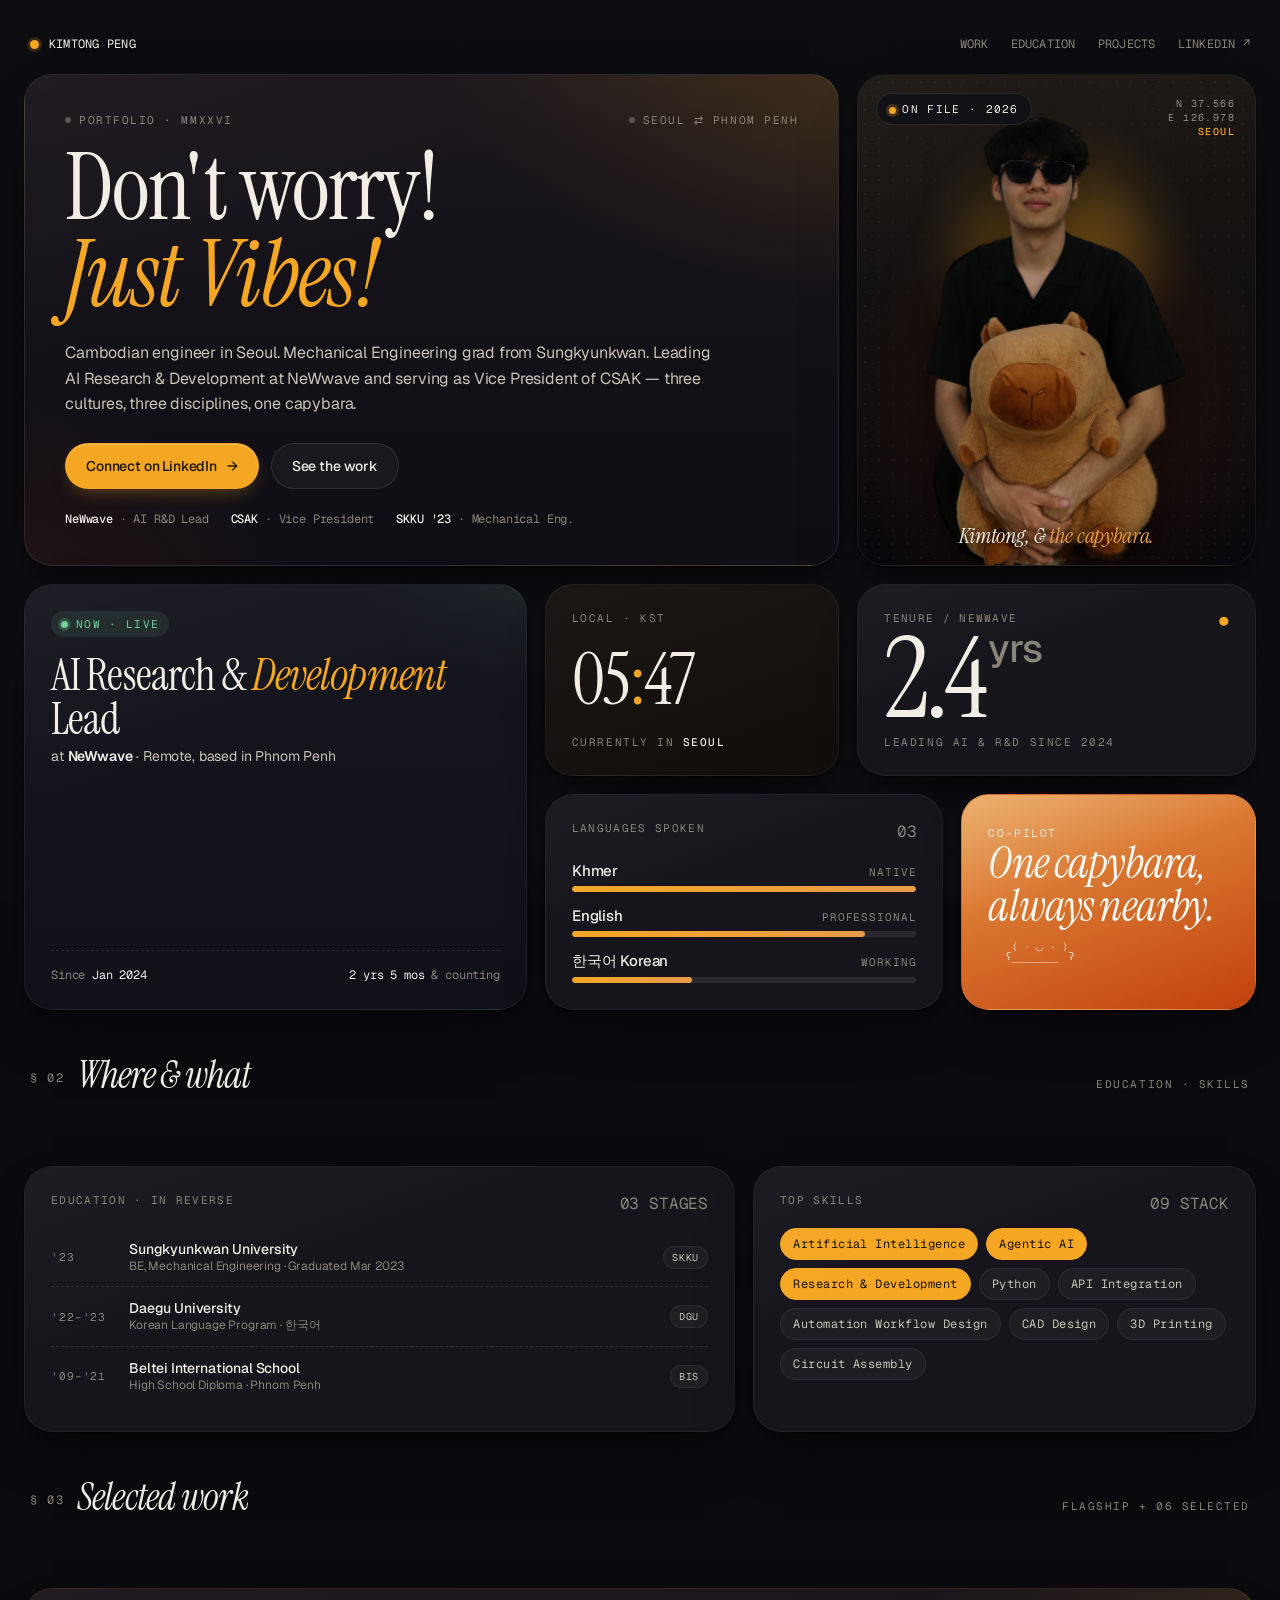
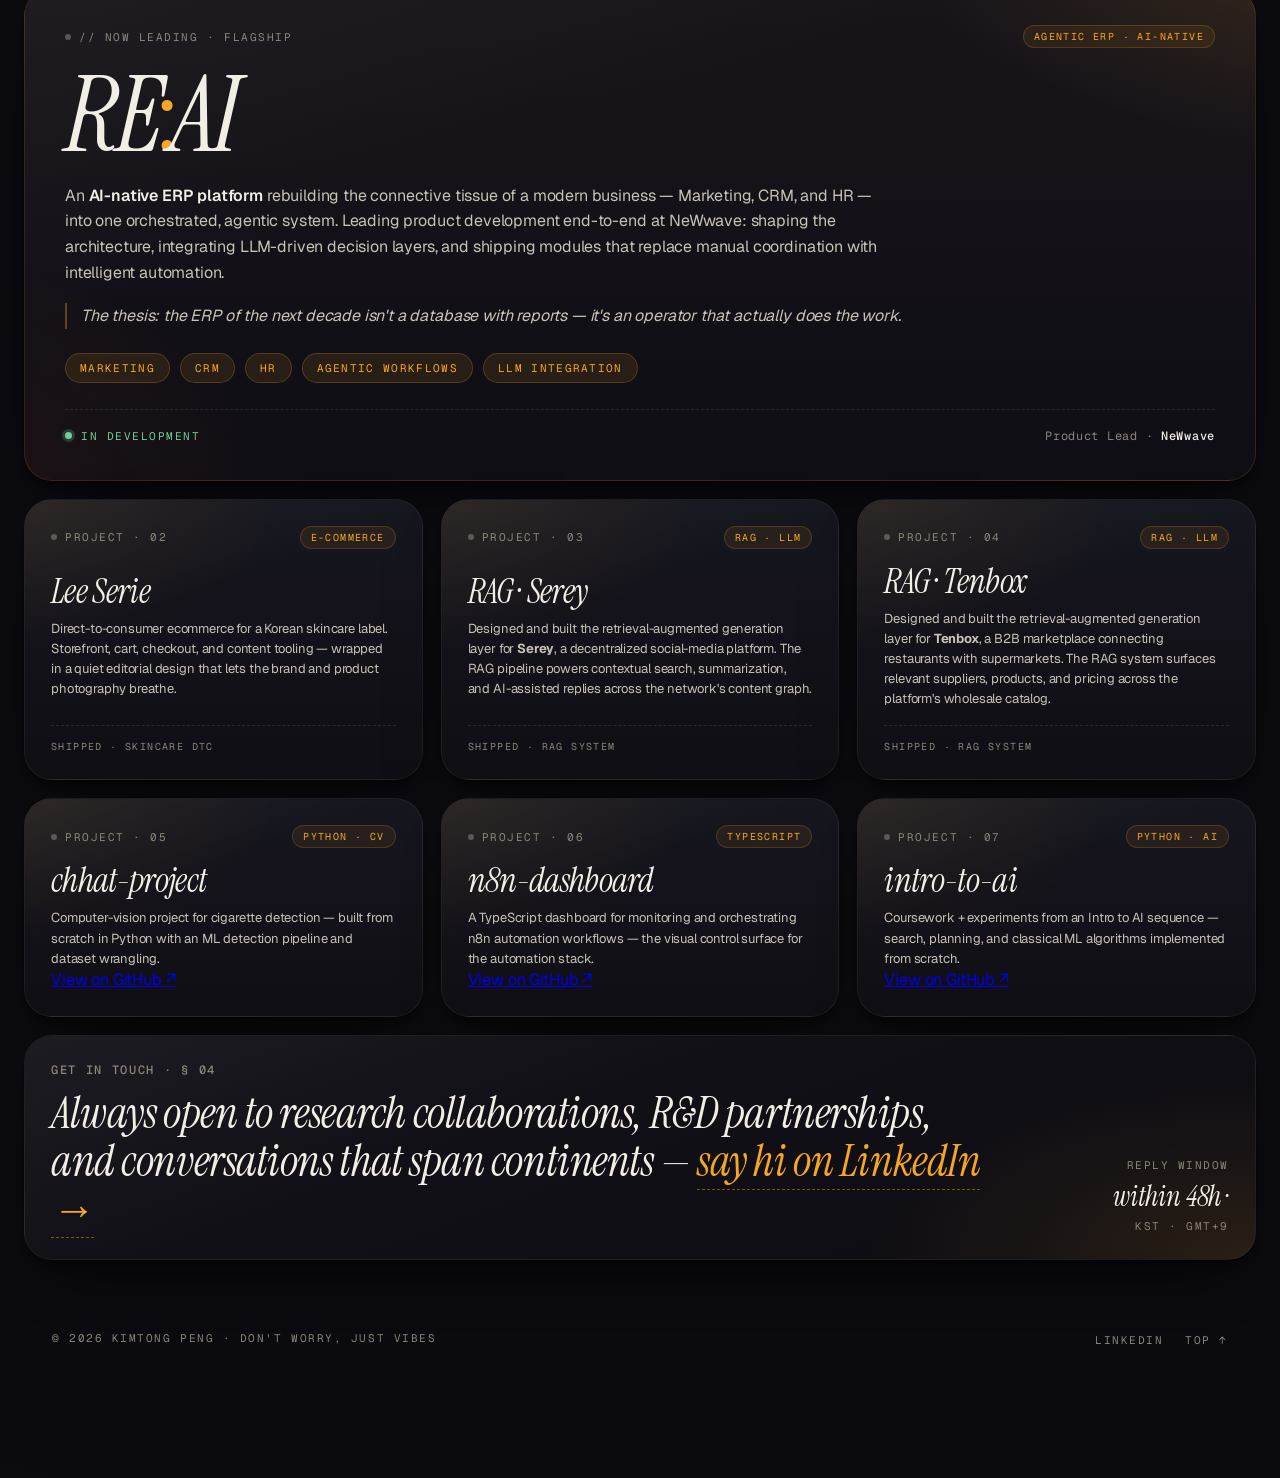
<file: index.html>
<!doctype html>
<html lang="en">
<head>
  <meta charset="utf-8">
  <meta name="viewport" content="width=device-width, initial-scale=1, viewport-fit=cover">
  <meta name="theme-color" content="#0A0A0F">

  <title>Kimtong Peng — AI R&D at NeWwave, based in Seoul</title>
  <meta name="description" content="Cambodian engineer in Seoul. Mechanical Engineering grad from Sungkyunkwan. Leads AI Research &amp; Development at NeWwave and serves as Vice President of CSAK.">
  <meta name="author" content="Kimtong Peng">
  <link rel="canonical" href="https://ethan5767.info/">

  <!-- OpenGraph -->
  <meta property="og:type" content="profile">
  <meta property="og:title" content="Kimtong Peng — Don't worry! Just Vibes!">
  <meta property="og:description" content="Cambodian engineer in Seoul. AI R&amp;D Lead at NeWwave. VP of CSAK. Three cultures, three disciplines, one capybara.">
  <meta property="og:url" content="https://ethan5767.info/">
  <meta property="og:image" content="https://ethan5767.info/assets/og-image.jpg">
  <meta property="og:image:width" content="1200">
  <meta property="og:image:height" content="630">
  <meta property="og:locale" content="en_US">
  <meta property="profile:first_name" content="Kimtong">
  <meta property="profile:last_name" content="Peng">

  <!-- Twitter -->
  <meta name="twitter:card" content="summary_large_image">
  <meta name="twitter:title" content="Kimtong Peng — Don't worry! Just Vibes!">
  <meta name="twitter:description" content="Cambodian engineer in Seoul. AI R&amp;D Lead at NeWwave. VP of CSAK.">
  <meta name="twitter:image" content="https://ethan5767.info/assets/og-image.jpg">

  <!-- Favicons -->
  <link rel="icon" type="image/svg+xml" href="assets/favicon.svg">
  <link rel="alternate icon" href="assets/favicon.svg">
  <link rel="apple-touch-icon" href="assets/favicon.svg">

  <!-- Fonts: preconnect → preload critical → load -->
  <link rel="preconnect" href="https://fonts.googleapis.com">
  <link rel="preconnect" href="https://fonts.gstatic.com" crossorigin>
  <link rel="preload" as="image" href="assets/profile-cutout.png" fetchpriority="high">
  <link href="https://fonts.googleapis.com/css2?family=Instrument+Serif:ital@0;1&family=Geist:wght@400;500;600;700;800&family=Geist+Mono:wght@400;500&display=swap" rel="stylesheet">

  <link rel="stylesheet" href="styles.css">

  <!-- Structured data: Person -->
  <script type="application/ld+json">
  {
    "@context": "https://schema.org",
    "@type": "Person",
    "name": "Kimtong Peng",
    "givenName": "Kimtong",
    "familyName": "Peng",
    "url": "https://ethan5767.info/",
    "image": "https://ethan5767.info/assets/profile.jpg",
    "jobTitle": "AI Research & Development Lead",
    "worksFor": {
      "@type": "Organization",
      "name": "NeWwave",
      "url": "https://www.linkedin.com/company/newwaveglobal/"
    },
    "alumniOf": [
      {
        "@type": "CollegeOrUniversity",
        "name": "Sungkyunkwan University",
        "sameAs": "https://www.linkedin.com/company/15096111/"
      },
      {
        "@type": "CollegeOrUniversity",
        "name": "Daegu University",
        "sameAs": "https://www.linkedin.com/company/15094674/"
      },
      {
        "@type": "EducationalOrganization",
        "name": "Beltei International School"
      }
    ],
    "address": {
      "@type": "PostalAddress",
      "addressLocality": "Seoul",
      "addressCountry": "KR"
    },
    "nationality": {
      "@type": "Country",
      "name": "Cambodia"
    },
    "knowsLanguage": ["km", "en", "ko"],
    "knowsAbout": ["Artificial Intelligence", "Agentic AI", "Research and Development", "Python", "API Integration", "Automation Workflow Design", "CAD Design", "3D Printing", "Circuit Assembly"],
    "sameAs": ["https://www.linkedin.com/in/kimtong-peng"]
  }
  </script>
</head>
<body>

<a class="skip-link" href="#grid">Skip to content</a>

<div class="wrap">

  <!-- ===== NAV ===== -->
  <nav class="nav" aria-label="Primary">
    <div class="mark"><span class="dot" aria-hidden="true"></span> Kimtong&nbsp;Peng</div>
    <div class="links">
      <a href="#work">Work</a>
      <a href="#about">Education</a>
      <a href="#work-projects">Projects</a>
      <a href="https://www.linkedin.com/in/kimtong-peng" target="_blank" rel="noopener noreferrer">LinkedIn ↗</a>
    </div>
  </nav>

  <!-- ===== BENTO ===== -->
  <main class="bento" id="grid">

    <!-- HERO -->
    <article class="tile hero c-8 r-3" data-tilt>
      <div class="top">
        <span class="eyebrow"><span class="pip" aria-hidden="true"></span> Portfolio · MMXXVI</span>
        <span class="eyebrow"><span class="pip" aria-hidden="true"></span> Seoul ⇄ Phnom Penh</span>
      </div>
      <h1 class="display heading">
        Don't worry!<br><em>Just&nbsp;Vibes!</em>
      </h1>
      <p class="sub">
        Cambodian engineer in Seoul. Mechanical Engineering grad from Sungkyunkwan.
        Leading AI Research &amp; Development at NeWwave and serving as Vice President of CSAK —
        three cultures, three disciplines, one capybara.
      </p>
      <div class="cta-row">
        <a class="btn primary" id="magnet" href="https://www.linkedin.com/in/kimtong-peng" target="_blank" rel="noopener noreferrer">
          Connect on LinkedIn <span class="arrow" aria-hidden="true">→</span>
        </a>
        <a class="btn ghost" href="#awards">See the work</a>
      </div>
      <div class="meta">
        <div><b>NeWwave</b> · AI R&amp;D Lead</div>
        <div><b>CSAK</b> · Vice President</div>
        <div><b>SKKU '23</b> · Mechanical Eng.</div>
      </div>
    </article>

    <!-- PORTRAIT -->
    <article class="tile portrait c-4 r-3">
      <div class="halo" aria-hidden="true"></div>
      <div class="frame">
        <img src="assets/profile-cutout.png" alt="Kimtong Peng wearing sunglasses, holding a capybara plush" width="536" height="920">
      </div>
      <span class="badge"><span class="live-dot" aria-hidden="true"></span>ON FILE · 2026</span>
      <div class="coords">
        N 37.566<br>
        E 126.978<br>
        <b>SEOUL</b>
      </div>
      <div class="caption">
        <div class="name">Kimtong, &amp; <em>the capybara.</em></div>
      </div>
    </article>

    <!-- CURRENT ROLE -->
    <article class="tile role c-5 r-2" id="work" data-tilt>
      <div>
        <span class="pill"><span class="live" aria-hidden="true"></span> Now · Live</span>
        <div class="title">AI Research &amp; <em>Development</em> Lead</div>
        <div class="co">at <b>NeWwave</b> · Remote, based in Phnom Penh</div>
      </div>
      <div class="timeline">
        <div>Since <span>Jan 2024</span></div>
        <div><span>2 yrs 5 mos</span> &amp; counting</div>
      </div>
    </article>

    <!-- CLOCK -->
    <article class="tile clock c-3 r-1" data-tilt aria-label="Local time in Seoul">
      <div class="stat-lab" style="color: var(--muted)">Local · KST</div>
      <div class="time" id="clock" aria-live="polite">--<span class="sep">:</span>--</div>
      <div class="city">Currently in <b>Seoul</b></div>
    </article>

    <!-- TENURE STAT -->
    <article class="tile c-4 r-1" data-tilt>
      <div class="row-top">
        <span class="label">Tenure / NeWwave</span>
        <span class="mono" style="color: var(--accent)" aria-hidden="true">●</span>
      </div>
      <div class="stat-num">2.4<span class="suffix">yrs</span></div>
      <div class="stat-lab" style="margin-top:8px">Leading AI &amp; R&amp;D since 2024</div>
    </article>

    <!-- LANGUAGES -->
    <article class="tile c-4 r-1" data-tilt>
      <div class="row-top">
        <span class="label">Languages spoken</span>
        <span class="mono" style="color: var(--muted)">03</span>
      </div>
      <div class="lang-row" style="margin-top: 18px">
        <div class="lang">
          <div class="top"><span class="name">Khmer</span><span class="lvl">NATIVE</span></div>
          <div class="bar"><i class="f-100" aria-hidden="true"></i></div>
        </div>
        <div class="lang">
          <div class="top"><span class="name">English</span><span class="lvl">PROFESSIONAL</span></div>
          <div class="bar"><i class="f-85" aria-hidden="true"></i></div>
        </div>
        <div class="lang">
          <div class="top"><span class="name">한국어 Korean</span><span class="lvl">WORKING</span></div>
          <div class="bar"><i class="f-35" aria-hidden="true"></i></div>
        </div>
      </div>
    </article>

    <!-- CAPY -->
    <article class="tile capy c-3 r-1" data-tilt>
      <div>
        <span class="small">Co-pilot</span>
        <div class="big">One capybara,<br>always nearby.</div>
      </div>
<pre class="ascii" aria-hidden="true">    ( · ◡ · )
   ʕ          ʔ
    ‾‾‾‾‾‾‾‾</pre>
    </article>

    <!-- SECTION HEAD -->
    <header class="section-head" id="about">
      <h2><span class="num">§ 02</span>Where &amp; what</h2>
      <span class="right">Education · Skills</span>
    </header>

    <!-- EDUCATION -->
    <article class="tile c-7 r-1" data-tilt>
      <div class="row-top">
        <span class="label">Education · in reverse</span>
        <span class="mono" style="color: var(--muted)">03 STAGES</span>
      </div>
      <ul class="edu">
        <li>
          <span class="yr">'23</span>
          <div>
            <div class="school">Sungkyunkwan University</div>
            <div class="program">BE, Mechanical Engineering · Graduated Mar 2023</div>
          </div>
          <span class="badge">SKKU</span>
        </li>
        <li>
          <span class="yr">'22–'23</span>
          <div>
            <div class="school">Daegu University</div>
            <div class="program">Korean Language Program · 한국어</div>
          </div>
          <span class="badge">DGU</span>
        </li>
        <li>
          <span class="yr">'09–'21</span>
          <div>
            <div class="school">Beltei International School</div>
            <div class="program">High School Diploma · Phnom Penh</div>
          </div>
          <span class="badge">BIS</span>
        </li>
      </ul>
    </article>

    <!-- SKILLS -->
    <article class="tile c-5 r-1" data-tilt>
      <div class="row-top">
        <span class="label">Top skills</span>
        <span class="mono" style="color: var(--muted)">09 STACK</span>
      </div>
      <div class="chips">
        <span class="chip solid">Artificial Intelligence</span>
        <span class="chip solid">Agentic AI</span>
        <span class="chip solid">Research &amp; Development</span>
        <span class="chip">Python</span>
        <span class="chip">API Integration</span>
        <span class="chip">Automation Workflow Design</span>
        <span class="chip">CAD Design</span>
        <span class="chip">3D Printing</span>
        <span class="chip">Circuit Assembly</span>
      </div>
    </article>

    <!-- SECTION HEAD -->
    <header class="section-head" id="work-projects">
      <h2><span class="num">§ 03</span>Selected work</h2>
      <span class="right">Flagship + 06 selected</span>
    </header>

    <!-- FLAGSHIP — RE:AI -->
    <article class="tile project project-hero c-12 r-2">
      <div>
        <div class="row-top">
          <span class="eyebrow"><span class="pip" aria-hidden="true"></span> // Now leading · Flagship</span>
          <span class="lang-tag">Agentic ERP · AI-native</span>
        </div>
        <h3 class="project-title-big">RE<span class="sep">:</span>AI</h3>
        <p class="project-lead">
          An <b>AI-native ERP platform</b> rebuilding the connective tissue of a modern business — Marketing, CRM, and HR — into one orchestrated, agentic system. Leading product development end-to-end at NeWwave: shaping the architecture, integrating LLM-driven decision layers, and shipping modules that replace manual coordination with intelligent automation.
        </p>
        <p class="project-lead project-thesis">
          <em>The thesis: the ERP of the next decade isn't a database with reports — it's an operator that actually does the work.</em>
        </p>
        <div class="project-modules">
          <span class="module">Marketing</span>
          <span class="module">CRM</span>
          <span class="module">HR</span>
          <span class="module">Agentic Workflows</span>
          <span class="module">LLM Integration</span>
        </div>
      </div>
      <div class="project-foot">
        <span class="status"><span class="live-pulse" aria-hidden="true"></span> In development</span>
        <span>Product Lead · <b>NeWwave</b></span>
      </div>
    </article>

    <!-- PROJECT — LEE SERIE -->
    <article class="tile project c-4 r-1">
      <div class="row-top">
        <span class="eyebrow"><span class="pip" aria-hidden="true"></span> Project · 02</span>
        <span class="lang-tag">E-commerce</span>
      </div>
      <div>
        <h3 class="project-title">Lee Serie</h3>
        <p>Direct-to-consumer ecommerce for a Korean skincare label. Storefront, cart, checkout, and content tooling — wrapped in a quiet editorial design that lets the brand and product photography breathe.</p>
      </div>
      <span class="project-tag">Shipped · Skincare DTC</span>
    </article>

    <!-- PROJECT — RAG for Serey -->
    <article class="tile project c-4 r-1">
      <div class="row-top">
        <span class="eyebrow"><span class="pip" aria-hidden="true"></span> Project · 03</span>
        <span class="lang-tag">RAG · LLM</span>
      </div>
      <div>
        <h3 class="project-title">RAG · Serey</h3>
        <p>Designed and built the retrieval-augmented generation layer for <b>Serey</b>, a decentralized social-media platform. The RAG pipeline powers contextual search, summarization, and AI-assisted replies across the network's content graph.</p>
      </div>
      <span class="project-tag">Shipped · RAG system</span>
    </article>

    <!-- PROJECT — RAG for Tenbox -->
    <article class="tile project c-4 r-1">
      <div class="row-top">
        <span class="eyebrow"><span class="pip" aria-hidden="true"></span> Project · 04</span>
        <span class="lang-tag">RAG · LLM</span>
      </div>
      <div>
        <h3 class="project-title">RAG · Tenbox</h3>
        <p>Designed and built the retrieval-augmented generation layer for <b>Tenbox</b>, a B2B marketplace connecting restaurants with supermarkets. The RAG system surfaces relevant suppliers, products, and pricing across the platform's wholesale catalog.</p>
      </div>
      <span class="project-tag">Shipped · RAG system</span>
    </article>

    <!-- PROJECT — chhat-project -->
    <article class="tile project c-4 r-1">
      <div class="row-top">
        <span class="eyebrow"><span class="pip" aria-hidden="true"></span> Project · 05</span>
        <span class="lang-tag">Python · CV</span>
      </div>
      <div>
        <h3 class="project-title">chhat-project</h3>
        <p>Computer-vision project for cigarette detection — built from scratch in Python with an ML detection pipeline and dataset wrangling.</p>
      </div>
      <a class="project-link" href="https://github.com/Ethan5767/chhat-project" target="_blank" rel="noopener noreferrer">
        View on GitHub <span class="arrow" aria-hidden="true">↗</span>
      </a>
    </article>

    <!-- PROJECT — n8n-dashboard -->
    <article class="tile project c-4 r-1">
      <div class="row-top">
        <span class="eyebrow"><span class="pip" aria-hidden="true"></span> Project · 06</span>
        <span class="lang-tag">TypeScript</span>
      </div>
      <div>
        <h3 class="project-title">n8n-dashboard</h3>
        <p>A TypeScript dashboard for monitoring and orchestrating n8n automation workflows — the visual control surface for the automation stack.</p>
      </div>
      <a class="project-link" href="https://github.com/Ethan5767/n8n-dashboard" target="_blank" rel="noopener noreferrer">
        View on GitHub <span class="arrow" aria-hidden="true">↗</span>
      </a>
    </article>

    <!-- PROJECT — intro-to-ai -->
    <article class="tile project c-4 r-1">
      <div class="row-top">
        <span class="eyebrow"><span class="pip" aria-hidden="true"></span> Project · 07</span>
        <span class="lang-tag">Python · AI</span>
      </div>
      <div>
        <h3 class="project-title">intro-to-ai</h3>
        <p>Coursework + experiments from an Intro to AI sequence — search, planning, and classical ML algorithms implemented from scratch.</p>
      </div>
      <a class="project-link" href="https://github.com/Ethan5767/intro-to-ai-assignment" target="_blank" rel="noopener noreferrer">
        View on GitHub <span class="arrow" aria-hidden="true">↗</span>
      </a>
    </article>

    <!-- CONTACT -->
    <article class="tile contact c-12 r-1" data-tilt>
      <div style="display:flex; justify-content:space-between; align-items:flex-end; gap: 32px; flex-wrap: wrap">
        <div style="flex:1; min-width: 260px">
          <h3>Get in touch · § 04</h3>
          <div class="big">
            Always open to research collaborations, R&amp;D partnerships, and conversations that span continents — <a href="https://www.linkedin.com/in/kimtong-peng" target="_blank" rel="noopener noreferrer">say hi on LinkedIn →</a>
          </div>
        </div>
        <div class="reply">
          <div class="reply-lab">Reply window</div>
          <div class="reply-big">within 48h ·</div>
          <div class="reply-lab" style="margin-top: 4px">KST · GMT+9</div>
        </div>
      </div>
    </article>

    <!-- FOOTER -->
    <footer class="foot">
      <div class="l">© 2026 Kimtong Peng · Don't worry, just vibes</div>
      <div class="r">
        <a href="https://www.linkedin.com/in/kimtong-peng" target="_blank" rel="noopener noreferrer">LinkedIn</a>
        <a href="#grid">Top ↑</a>
      </div>
    </footer>

  </main>
</div>

<script src="script.js" defer></script>
</body>
</html>
</file>
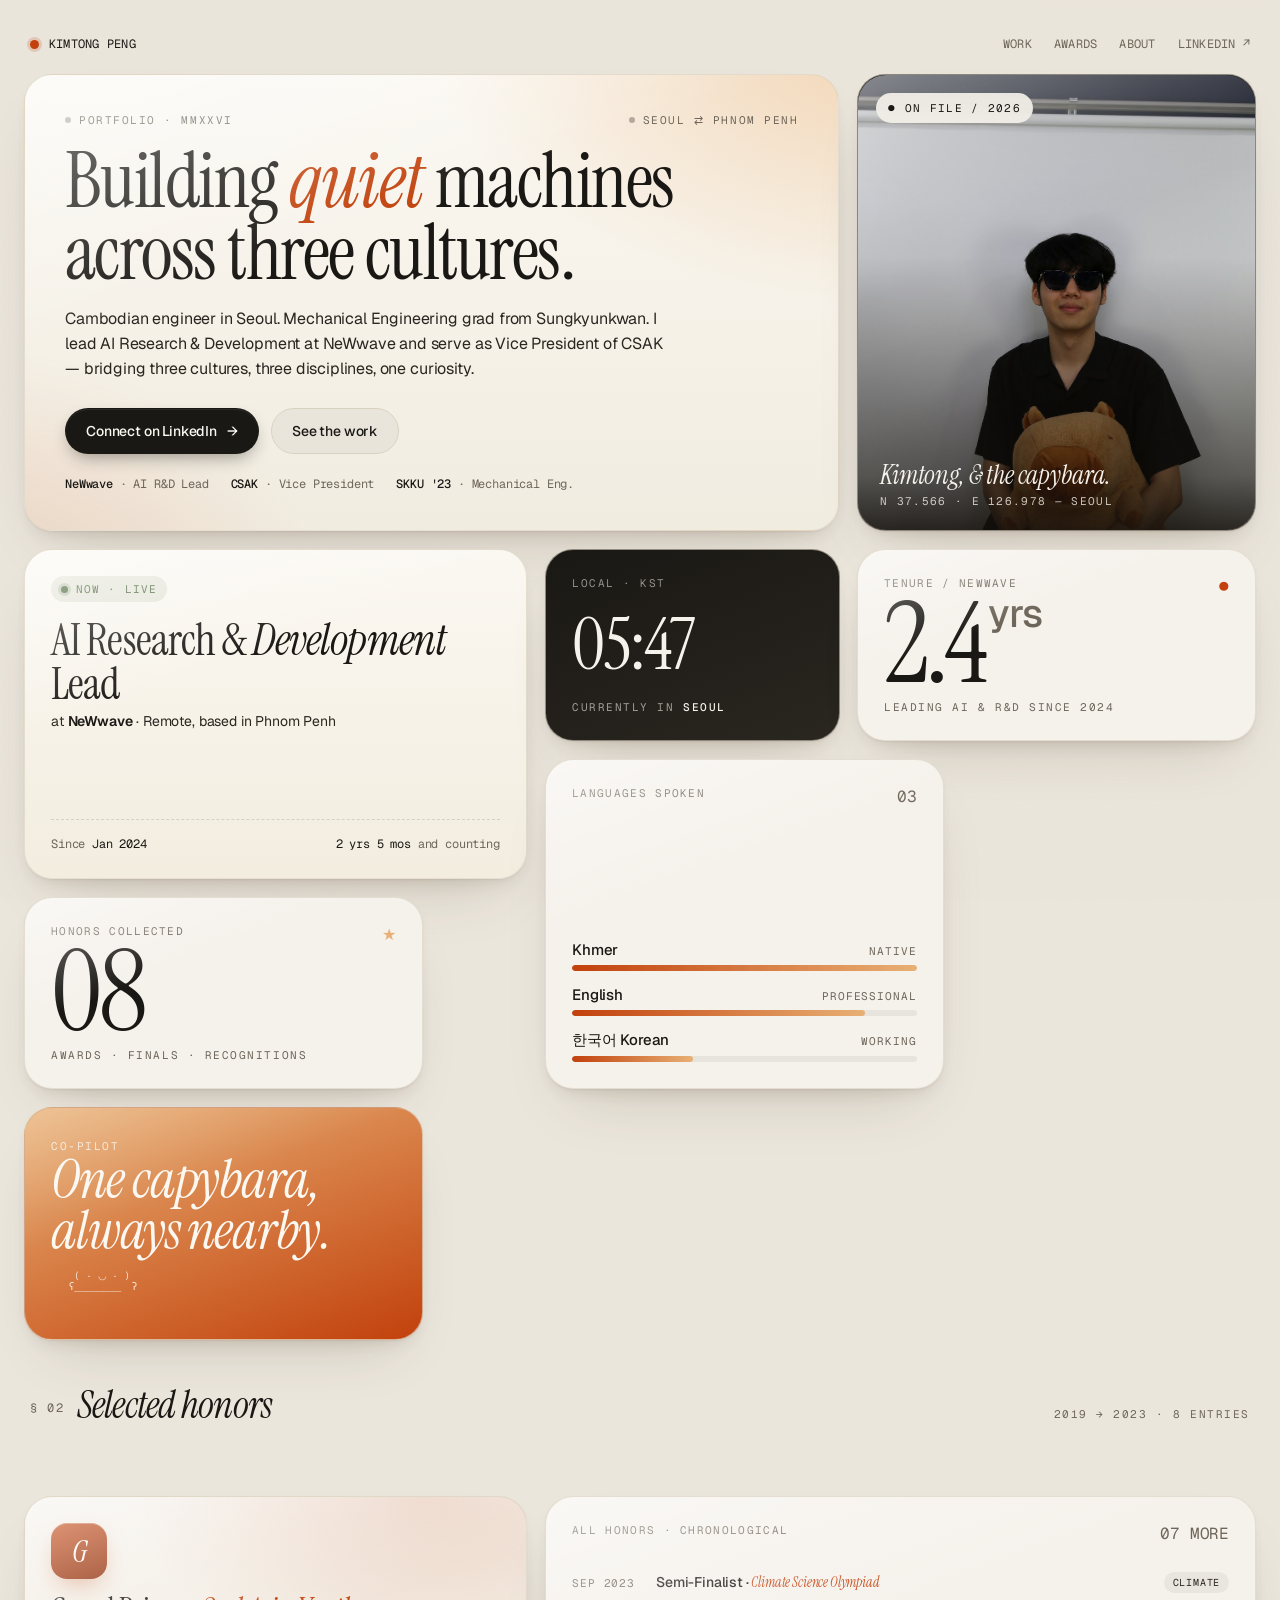
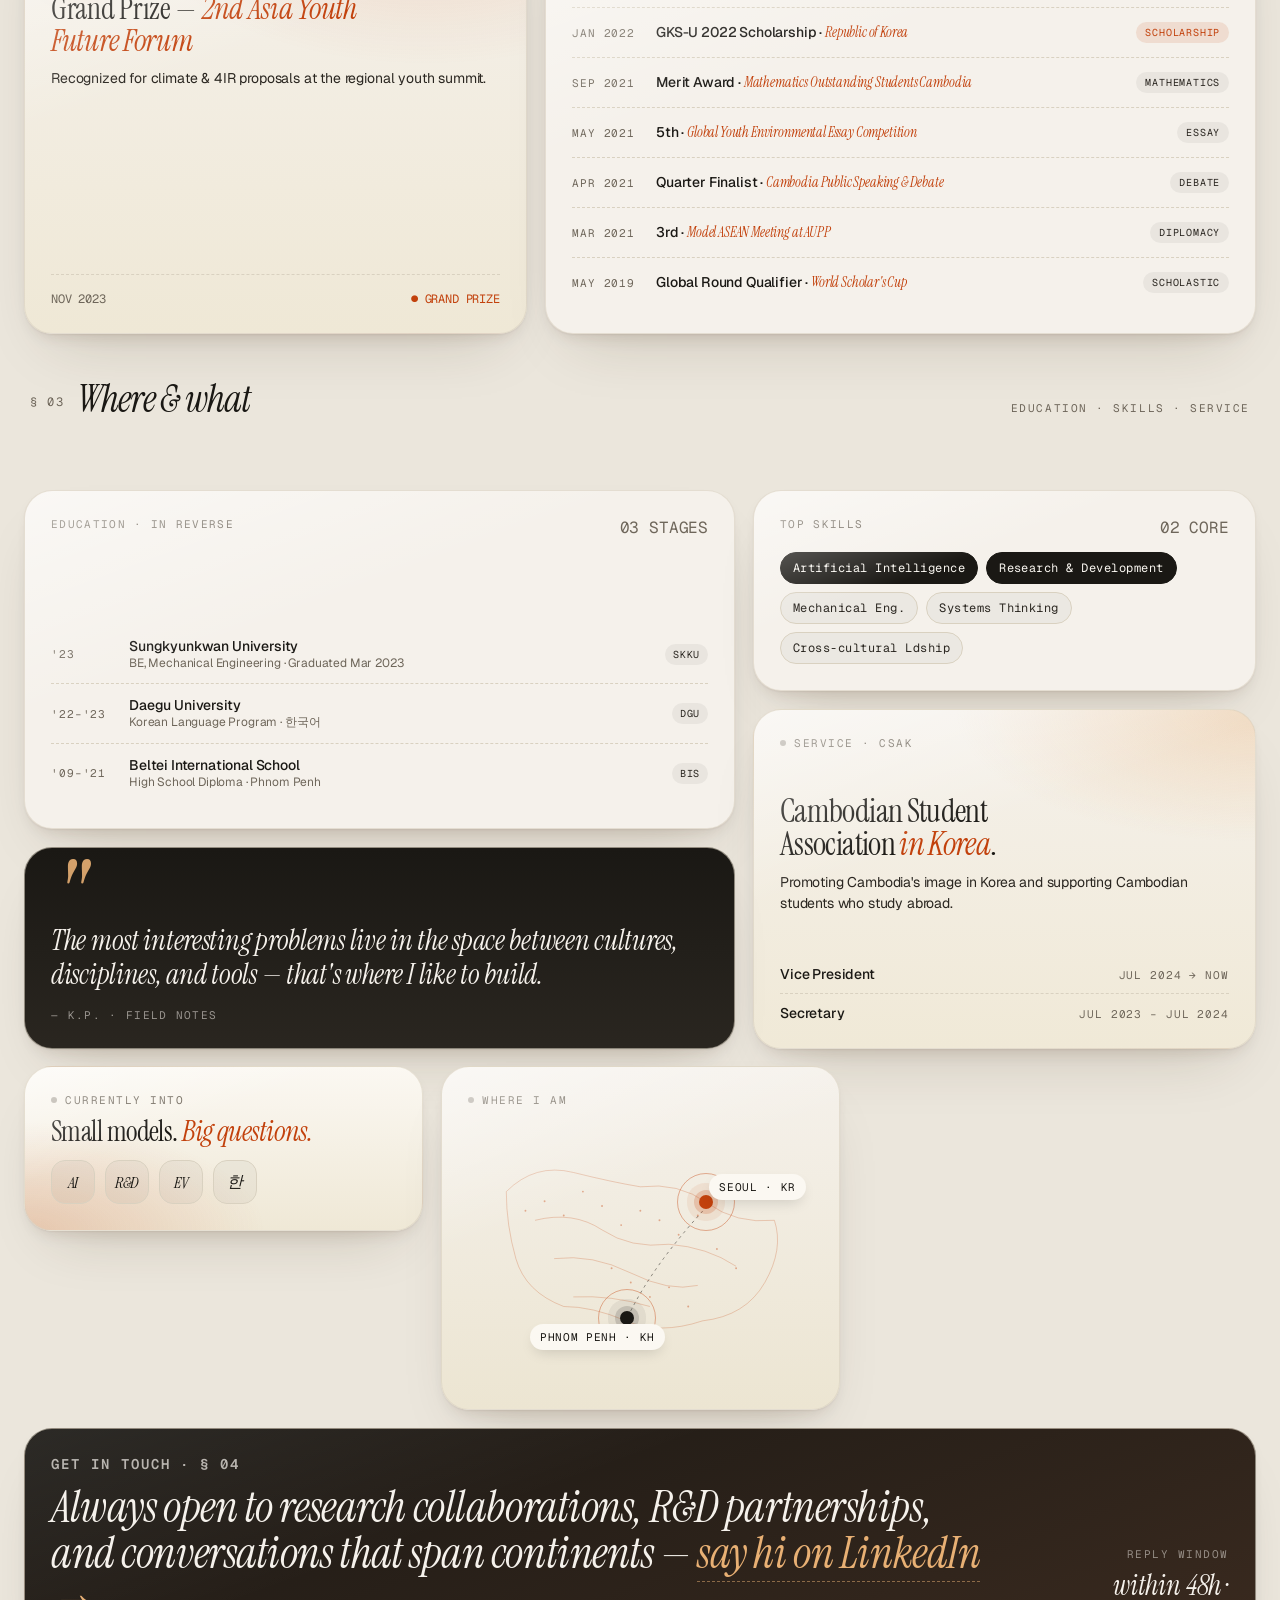
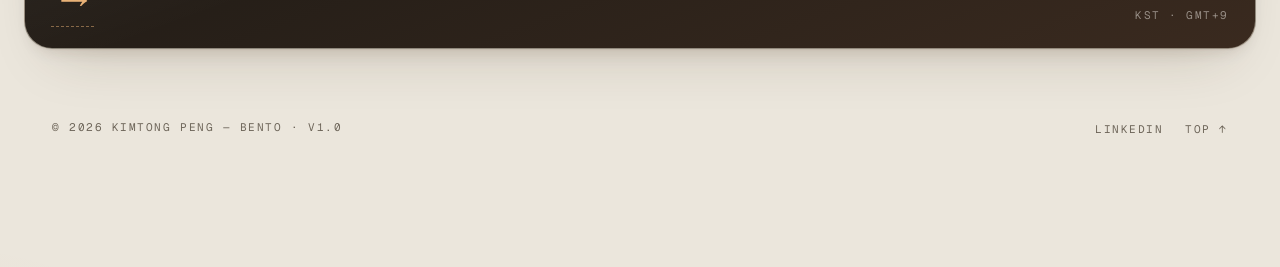
<file: concepts/bento-spatial.html>
<!doctype html>
<html lang="en">
<head>
<meta charset="utf-8" />
<meta name="viewport" content="width=device-width,initial-scale=1,viewport-fit=cover" />
<title>Kimtong Peng — Bento</title>
<link rel="preconnect" href="https://fonts.googleapis.com">
<link rel="preconnect" href="https://fonts.gstatic.com" crossorigin>
<link href="https://fonts.googleapis.com/css2?family=Instrument+Serif:ital@0;1&family=Geist:wght@400;500;600;700;800&family=Geist+Mono:wght@400;500&display=swap" rel="stylesheet">
<style>
  /* ============================================================
     KIMTONG PENG — BENTO SPATIAL
     Cream tiles · warm shadows · Apple bento language
     ============================================================ */
  :root{
    --bg:        #EBE6DC;
    --bg-2:     #E2DCCD;
    --tile:     #F5F1EB;
    --tile-2:   #FBF8F2;
    --ink:      #1A1814;
    --ink-2:    #2A2620;
    --muted:    #6E665A;
    --line:     #D9D1C0;
    --accent:   #C2410C;  /* burnt sienna */
    --accent-2: #E8B074;  /* warm clay */
    --green:    #4F6B3F;
    --blue:     #2F4A6B;
    --shadow:
      0 1px 2px rgba(60,40,20,.06),
      0 8px 18px -8px rgba(60,40,20,.16),
      0 30px 60px -30px rgba(60,40,20,.22);
    --shadow-hover:
      0 1px 2px rgba(60,40,20,.08),
      0 14px 28px -10px rgba(60,40,20,.22),
      0 40px 80px -30px rgba(60,40,20,.28);
    --radius: 28px;
    --radius-sm: 18px;
    --gap: 18px;
    --maxw: 1280px;
  }

  *{box-sizing:border-box}
  html,body{margin:0;padding:0}
  html{scroll-behavior:smooth}
  body{
    font-family: "Geist", ui-sans-serif, system-ui, sans-serif;
    background: var(--bg);
    color: var(--ink);
    -webkit-font-smoothing: antialiased;
    text-rendering: optimizeLegibility;
    letter-spacing: -0.01em;
    overflow-x: hidden;
    background-image:
      radial-gradient(1200px 600px at 90% -10%, rgba(232,176,116,.18), transparent 60%),
      radial-gradient(900px 700px at -10% 110%, rgba(194,65,12,.08), transparent 55%);
  }

  /* Paper grain overlay */
  body::before{
    content:"";
    position: fixed; inset:0;
    pointer-events:none;
    z-index: 1;
    opacity: .35;
    mix-blend-mode: multiply;
    background-image: url("data:image/svg+xml;utf8,<svg xmlns='http://www.w3.org/2000/svg' width='220' height='220'><filter id='n'><feTurbulence type='fractalNoise' baseFrequency='0.85' numOctaves='2' stitchTiles='stitch'/><feColorMatrix values='0 0 0 0 0.4  0 0 0 0 0.3  0 0 0 0 0.2  0 0 0 0.06 0'/></filter><rect width='100%' height='100%' filter='url(%23n)'/></svg>");
  }

  .wrap{
    position: relative;
    z-index: 2;
    max-width: var(--maxw);
    margin: 0 auto;
    padding: 28px 24px 80px;
  }

  /* ===== top nav ===== */
  .nav{
    display:flex; align-items:center; justify-content:space-between;
    padding: 8px 6px 22px;
    font-family: "Geist Mono", ui-monospace, monospace;
    font-size: 12px;
    letter-spacing: .02em;
    color: var(--muted);
    text-transform: uppercase;
  }
  .nav .mark{
    display:flex; align-items:center; gap:10px;
    color: var(--ink);
  }
  .mark .dot{
    width:9px; height:9px; border-radius:50%;
    background: var(--accent);
    box-shadow: 0 0 0 3px rgba(194,65,12,.18);
    animation: pulse 2.4s ease-in-out infinite;
  }
  @keyframes pulse{
    0%,100%{transform:scale(1);opacity:1}
    50%{transform:scale(1.15);opacity:.85}
  }
  .nav .links{display:flex; gap:22px}
  .nav .links a{
    color: var(--muted);
    text-decoration:none;
    transition: color .25s;
  }
  .nav .links a:hover{ color: var(--ink) }

  /* ===== bento grid ===== */
  .bento{
    display:grid;
    grid-template-columns: repeat(12, 1fr);
    grid-auto-rows: minmax(120px, auto);
    gap: var(--gap);
    perspective: 1400px;
  }

  .tile{
    position: relative;
    background: var(--tile);
    border-radius: var(--radius);
    padding: 26px;
    box-shadow: var(--shadow);
    overflow: hidden;
    display: flex;
    flex-direction: column;
    justify-content: space-between;
    transition:
      transform .45s cubic-bezier(.2,.7,.2,1),
      box-shadow .45s cubic-bezier(.2,.7,.2,1),
      filter .45s ease,
      opacity .45s ease;
    will-change: transform;
    transform-style: preserve-3d;
    border: 1px solid rgba(217,209,192,.6);
  }
  .tile::after{
    /* subtle inner sheen */
    content:"";
    position:absolute; inset:0;
    border-radius: inherit;
    background: linear-gradient(160deg, rgba(255,255,255,.5), rgba(255,255,255,0) 38%);
    pointer-events:none;
  }

  /* spatial focus: dim neighbors when one tile is hovered */
  .bento:has(.tile:hover) .tile:not(:hover){
    filter: brightness(.965) saturate(.92);
    opacity: .85;
  }
  .tile:hover{
    transform: translateY(-4px);
    box-shadow: var(--shadow-hover);
  }

  /* reveal */
  .tile{
    opacity: 0;
    transform: translateY(18px);
  }
  .tile.in{
    opacity: 1;
    transform: translateY(0);
    transition:
      transform .9s cubic-bezier(.2,.7,.2,1),
      opacity .9s cubic-bezier(.2,.7,.2,1),
      box-shadow .45s,
      filter .45s;
  }

  /* span helpers */
  .c-3{grid-column: span 3}
  .c-4{grid-column: span 4}
  .c-5{grid-column: span 5}
  .c-6{grid-column: span 6}
  .c-7{grid-column: span 7}
  .c-8{grid-column: span 8}
  .c-9{grid-column: span 9}
  .c-12{grid-column: span 12}
  .r-1{grid-row: span 1}
  .r-2{grid-row: span 2}
  .r-3{grid-row: span 3}
  .r-4{grid-row: span 4}

  /* ===== type ===== */
  .eyebrow{
    font-family:"Geist Mono", monospace;
    font-size: 11px;
    letter-spacing: .14em;
    text-transform: uppercase;
    color: var(--muted);
    display:flex; align-items:center; gap:8px;
  }
  .eyebrow .pip{
    width:6px; height:6px; border-radius:50%;
    background: currentColor; opacity:.5;
  }
  .label{
    font-family:"Geist Mono", monospace;
    font-size: 11px;
    letter-spacing: .12em;
    text-transform: uppercase;
    color: var(--muted);
  }
  .display{
    font-family: "Instrument Serif", serif;
    font-weight: 400;
    letter-spacing: -0.02em;
    line-height: 0.94;
  }
  .mono{ font-family: "Geist Mono", monospace }
  .italic{ font-style: italic }

  /* ===== hero tile ===== */
  .hero{
    background:
      radial-gradient(900px 500px at 110% -10%, rgba(232,176,116,.55), transparent 55%),
      radial-gradient(700px 500px at -10% 120%, rgba(194,65,12,.18), transparent 55%),
      linear-gradient(180deg, #FBF8F2, #F1ECE0);
    padding: 38px 40px;
    min-height: 360px;
  }
  .hero .top{
    display:flex; justify-content:space-between; align-items:flex-start; gap:18px;
  }
  .hero .heading{
    font-size: clamp(44px, 6vw, 84px);
    margin: 18px 0 0;
    color: var(--ink);
  }
  .hero .heading em{
    font-style: italic;
    color: var(--accent);
  }
  .hero .sub{
    margin-top: 18px;
    font-size: 16px;
    line-height: 1.55;
    color: var(--ink-2);
    max-width: 56ch;
  }
  .hero .meta{
    display:flex; gap:22px; flex-wrap:wrap;
    margin-top: 22px;
    font-family:"Geist Mono", monospace;
    font-size: 12px;
    color: var(--muted);
  }
  .hero .meta b{ color: var(--ink); font-weight:500 }

  .cta-row{
    display:flex; gap:12px; margin-top: 26px; flex-wrap:wrap;
  }
  .btn{
    --bx: 0;
    --by: 0;
    transform: translate(var(--bx), var(--by));
    transition: transform .25s cubic-bezier(.2,.7,.2,1), background .25s, color .25s, box-shadow .25s;
    display:inline-flex; align-items:center; gap:10px;
    padding: 13px 20px;
    border-radius: 999px;
    font-size: 14px;
    font-weight: 500;
    text-decoration:none;
    border: 1px solid transparent;
    will-change: transform;
  }
  .btn.primary{
    background: var(--ink);
    color: var(--tile-2);
    box-shadow:
      0 1px 0 rgba(255,255,255,.08) inset,
      0 8px 18px -6px rgba(26,24,20,.45);
  }
  .btn.primary:hover{ background: var(--accent) }
  .btn.ghost{
    background: rgba(0,0,0,.04);
    color: var(--ink);
    border-color: var(--line);
  }
  .btn .arrow{
    display:inline-block; transition: transform .3s;
  }
  .btn:hover .arrow{ transform: translateX(3px) }

  /* portrait tile */
  .portrait{
    padding: 0;
    background: #1A1814;
    min-height: 100%;
  }
  .portrait .frame{
    position: absolute; inset:0;
    overflow: hidden;
    border-radius: inherit;
  }
  .portrait img{
    width:100%; height:100%;
    object-fit: cover;
    object-position: 50% 35%;
    transform-origin: 55% 40%;
    animation: kenburns 22s ease-in-out infinite alternate;
    filter: saturate(1.05) contrast(1.02);
  }
  @keyframes kenburns{
    0%{ transform: scale(1.02) translate(0,0) }
    100%{ transform: scale(1.12) translate(-1.5%, -2%) }
  }
  .portrait .overlay{
    position:absolute; inset:0;
    background:
      linear-gradient(180deg, rgba(20,16,12,0) 40%, rgba(20,16,12,.55) 88%, rgba(20,16,12,.85) 100%);
    pointer-events:none;
  }
  .portrait .badge{
    position:absolute;
    top:18px; left:18px;
    padding: 8px 12px;
    background: rgba(245,241,235,.92);
    backdrop-filter: blur(8px);
    border-radius: 999px;
    font-family:"Geist Mono", monospace;
    font-size: 11px;
    letter-spacing: .12em;
    text-transform: uppercase;
    color: var(--ink);
    z-index: 2;
  }
  .portrait .caption{
    position:absolute;
    bottom: 22px; left: 22px; right: 22px;
    color: #F5F1EB;
    z-index: 2;
  }
  .portrait .caption .name{
    font-family: "Instrument Serif", serif;
    font-style: italic;
    font-size: 26px;
    line-height: 1;
  }
  .portrait .caption .where{
    margin-top: 6px;
    font-family:"Geist Mono", monospace;
    font-size: 11px;
    letter-spacing: .12em;
    text-transform: uppercase;
    opacity: .8;
  }

  /* generic tile parts */
  .tile h3{
    margin: 0;
    font-size: 18px;
    font-weight: 600;
    letter-spacing: -0.01em;
  }
  .tile p{ margin: 0; color: var(--ink-2); line-height: 1.5; font-size: 14px }
  .row-top{ display:flex; align-items:flex-start; justify-content:space-between; gap:14px }
  .stack{ display:flex; flex-direction:column; gap: 14px }
  .grow{ flex: 1 }

  /* numeric stat tiles */
  .stat-num{
    font-family: "Instrument Serif", serif;
    font-size: clamp(72px, 9vw, 112px);
    line-height: .85;
    letter-spacing: -0.04em;
    color: var(--ink);
  }
  .stat-num .suffix{
    font-family: "Geist", sans-serif;
    font-size: 0.35em;
    vertical-align: top;
    color: var(--muted);
    letter-spacing: 0;
    margin-left: 4px;
    font-weight: 500;
  }
  .stat-lab{
    font-family:"Geist Mono", monospace;
    font-size: 11px;
    letter-spacing: .14em;
    text-transform: uppercase;
    color: var(--muted);
  }

  /* role tile */
  .role{
    background: linear-gradient(180deg, #FBF8F2 0%, #F2EDDF 100%);
  }
  .role .pill{
    display:inline-flex; align-items:center; gap:8px;
    padding: 6px 10px;
    border-radius: 999px;
    background: rgba(79,107,63,.12);
    color: var(--green);
    font-family:"Geist Mono", monospace;
    font-size: 11px;
    letter-spacing: .1em;
    text-transform: uppercase;
  }
  .role .pill .live{
    width:7px; height:7px; border-radius:50%;
    background: var(--green);
    box-shadow: 0 0 0 3px rgba(79,107,63,.22);
    animation: pulse 1.8s ease-in-out infinite;
  }
  .role .title{
    font-family: "Instrument Serif", serif;
    font-size: clamp(28px, 3.5vw, 44px);
    line-height: 1;
    letter-spacing: -0.02em;
    margin: 16px 0 6px;
  }
  .role .co{
    font-size: 14px;
    color: var(--ink-2);
  }
  .role .co b{ color: var(--ink); font-weight:600 }
  .role .timeline{
    display:flex; justify-content:space-between;
    margin-top: 22px;
    padding-top: 16px;
    border-top: 1px dashed var(--line);
    font-family:"Geist Mono", monospace;
    font-size: 12px;
    color: var(--muted);
  }
  .role .timeline span{ color: var(--ink) }

  /* award tile (special) */
  .award-hero{
    background:
      radial-gradient(500px 280px at 80% 0%, rgba(194,65,12,.16), transparent 60%),
      linear-gradient(180deg, #F5F1EB, #EFE8D6);
  }
  .award-hero .trophy{
    width: 56px; height: 56px;
    border-radius: 16px;
    background: linear-gradient(160deg, var(--accent), #8C2B05);
    color: #FBF8F2;
    display:flex; align-items:center; justify-content:center;
    font-family:"Instrument Serif", serif;
    font-style: italic;
    font-size: 30px;
    box-shadow: 0 10px 24px -8px rgba(194,65,12,.5), inset 0 1px 0 rgba(255,255,255,.3);
  }
  .award-hero h3{
    font-family:"Instrument Serif", serif;
    font-weight: 400;
    font-size: clamp(22px, 2.4vw, 30px);
    line-height: 1.05;
    letter-spacing: -0.01em;
    margin-top: 14px;
  }
  .award-hero h3 em{ font-style: italic; color: var(--accent) }

  /* langs */
  .lang-row{ display:flex; flex-direction:column; gap: 14px }
  .lang{
    display:flex; flex-direction:column; gap: 6px;
  }
  .lang .top{ display:flex; justify-content:space-between; align-items:baseline }
  .lang .name{ font-size: 15px; font-weight: 500 }
  .lang .lvl{ font-family:"Geist Mono", monospace; font-size: 11px; color: var(--muted); letter-spacing: .08em }
  .bar{
    height: 6px;
    background: rgba(0,0,0,.06);
    border-radius: 999px;
    overflow: hidden;
    position: relative;
  }
  .bar i{
    position: absolute; left:0; top:0; bottom:0;
    background: linear-gradient(90deg, var(--accent), var(--accent-2));
    border-radius: 999px;
    width: 0;
    transition: width 1.4s cubic-bezier(.2,.8,.2,1);
  }
  .tile.in .bar i.f-100{ width: 100% }
  .tile.in .bar i.f-85{ width: 85% }
  .tile.in .bar i.f-35{ width: 35% }

  /* skills */
  .chips{ display:flex; flex-wrap:wrap; gap:8px; margin-top: 14px }
  .chip{
    padding: 7px 12px;
    border-radius: 999px;
    background: rgba(0,0,0,.04);
    border: 1px solid var(--line);
    font-size: 12px;
    color: var(--ink-2);
    font-family:"Geist Mono", monospace;
    letter-spacing: .04em;
  }
  .chip.solid{
    background: var(--ink);
    color: var(--tile-2);
    border-color: var(--ink);
  }

  /* timezone clock */
  .clock{
    background: linear-gradient(160deg, #1A1814, #2A2620);
    color: #F5F1EB;
  }
  .clock::after{ display:none }
  .clock .time{
    font-family:"Instrument Serif", serif;
    font-size: clamp(48px, 6vw, 72px);
    line-height: 1;
    letter-spacing: -0.02em;
  }
  .clock .time .sep{
    display:inline-block;
    animation: blink 1s steps(2,end) infinite;
  }
  @keyframes blink{ 50%{opacity: .2} }
  .clock .city{
    font-family:"Geist Mono", monospace;
    font-size: 11px;
    letter-spacing: .14em;
    text-transform: uppercase;
    color: rgba(245,241,235,.6);
  }
  .clock .city b{ color: #F5F1EB; font-weight: 500 }

  /* map tile */
  .map{
    background: linear-gradient(180deg, #F5F1EB, #ECE5D2);
    overflow: hidden;
  }
  .map svg{ width:100%; height: auto; display:block }
  .map .pin{
    position:absolute;
    width: 14px; height: 14px;
    border-radius: 50%;
    background: var(--accent);
    box-shadow: 0 0 0 5px rgba(194,65,12,.2), 0 0 0 12px rgba(194,65,12,.08);
  }
  .map .pin::after{
    content:"";
    position:absolute; inset:-22px;
    border-radius: 50%;
    border: 1px solid rgba(194,65,12,.4);
    animation: ping 2.6s ease-out infinite;
  }
  @keyframes ping{
    0%{ transform: scale(.4); opacity: 1 }
    100%{ transform: scale(1.6); opacity: 0 }
  }
  .map .label-tag{
    position:absolute;
    background: var(--tile-2);
    padding: 6px 10px;
    border-radius: 999px;
    font-family:"Geist Mono", monospace;
    font-size: 11px;
    color: var(--ink);
    letter-spacing: .06em;
    box-shadow: 0 6px 14px -4px rgba(0,0,0,.15);
    z-index: 2;
  }

  /* education tile */
  .edu li{
    display:grid;
    grid-template-columns: 64px 1fr auto;
    gap: 14px;
    padding: 12px 0;
    border-bottom: 1px dashed var(--line);
    align-items: center;
  }
  .edu li:last-child{ border-bottom: none }
  .edu .yr{
    font-family:"Geist Mono", monospace;
    font-size: 11px;
    letter-spacing: .08em;
    color: var(--muted);
  }
  .edu .school{ font-size: 14px; font-weight: 500 }
  .edu .program{ font-size: 12px; color: var(--muted) }
  .edu .badge{
    font-family:"Geist Mono", monospace;
    font-size: 10px;
    padding: 4px 8px;
    border-radius: 999px;
    background: rgba(0,0,0,.05);
    color: var(--ink-2);
    text-transform: uppercase;
    letter-spacing: .08em;
  }

  /* quote tile */
  .quote{
    background: linear-gradient(180deg, var(--ink), #2A2620);
    color: #F5F1EB;
  }
  .quote::after{ display:none }
  .quote q{
    font-family:"Instrument Serif", serif;
    font-style: italic;
    font-size: clamp(22px, 2.2vw, 30px);
    line-height: 1.2;
    letter-spacing: -0.01em;
    quotes: none;
  }
  .quote q::before{ content:"" } .quote q::after{ content:"" }
  .quote .mark-q{
    font-family:"Instrument Serif", serif;
    font-style: italic;
    font-size: 100px;
    line-height: .5;
    color: var(--accent-2);
    opacity: .9;
    display:block;
  }
  .quote .by{
    font-family:"Geist Mono", monospace;
    font-size: 11px;
    color: rgba(245,241,235,.55);
    letter-spacing: .12em;
    text-transform: uppercase;
  }

  /* award list */
  .awards-list{
    display:flex; flex-direction: column;
    margin-top: 14px;
  }
  .awards-list .item{
    display:grid;
    grid-template-columns: 70px 1fr auto;
    gap: 14px;
    padding: 14px 0;
    border-bottom: 1px dashed var(--line);
    align-items:center;
  }
  .awards-list .item:last-child{ border-bottom: none }
  .awards-list .yr{
    font-family:"Geist Mono", monospace;
    font-size: 11px;
    color: var(--muted);
    letter-spacing: .08em;
  }
  .awards-list .name{ font-size: 14px; font-weight: 500; line-height: 1.3 }
  .awards-list .tag{
    font-family:"Geist Mono", monospace;
    font-size: 10px;
    padding: 4px 9px;
    border-radius: 999px;
    background: rgba(0,0,0,.05);
    color: var(--ink-2);
    text-transform: uppercase;
    letter-spacing: .08em;
    white-space: nowrap;
  }
  .awards-list .tag.gold{
    background: rgba(194,65,12,.12);
    color: var(--accent);
  }
  .awards-list .name em{
    font-family:"Instrument Serif", serif;
    font-style: italic;
    color: var(--accent);
    font-weight: 400;
  }

  /* csak tile */
  .csak{
    background:
      radial-gradient(500px 220px at 100% 0%, rgba(232,176,116,.35), transparent 60%),
      linear-gradient(180deg, #F5F1EB, #F0E9D7);
  }
  .csak .roles{
    margin-top: 16px;
    display:flex; flex-direction:column; gap: 10px;
  }
  .csak .roles .r{
    display:flex; justify-content:space-between; align-items:baseline;
    padding-bottom: 10px;
    border-bottom: 1px dashed var(--line);
  }
  .csak .roles .r:last-child{ border-bottom: none; padding-bottom: 0 }
  .csak .roles .lbl{ font-weight:500; font-size:14px }
  .csak .roles .yr{
    font-family:"Geist Mono", monospace;
    font-size: 11px;
    color: var(--muted);
    letter-spacing: .08em;
  }

  /* now-playing / vibes tile */
  .vibe{
    background:
      radial-gradient(400px 180px at 0% 100%, rgba(194,65,12,.2), transparent 60%),
      linear-gradient(180deg, #FBF8F2, #EFE8D6);
  }
  .vibe .icons{
    display:flex; gap:10px; margin-top:14px;
  }
  .vibe .ic{
    width: 44px; height: 44px;
    border-radius: 14px;
    background: rgba(0,0,0,.04);
    border: 1px solid var(--line);
    display:flex; align-items:center; justify-content:center;
    font-family: "Instrument Serif", serif;
    font-style: italic;
    color: var(--ink);
  }

  /* focus / capybara tile */
  .capy{
    background: linear-gradient(160deg, #E8B074 0%, #C2410C 100%);
    color: #FBF8F2;
  }
  .capy::after{
    background: linear-gradient(160deg, rgba(255,255,255,.25), transparent 38%);
  }
  .capy .big{
    font-family:"Instrument Serif", serif;
    font-style: italic;
    font-size: clamp(34px, 4.2vw, 56px);
    line-height: .95;
    letter-spacing: -0.02em;
  }
  .capy .small{
    font-family:"Geist Mono", monospace;
    font-size: 11px;
    text-transform: uppercase;
    letter-spacing: .14em;
    color: rgba(251,248,242,.8);
  }
  .capy .ascii{
    margin-top: 14px;
    font-family:"Geist Mono", monospace;
    font-size: 10px;
    line-height: 1.05;
    color: rgba(251,248,242,.85);
    white-space: pre;
  }

  /* footer tile */
  .foot{
    grid-column: span 12;
    display:flex; justify-content:space-between; align-items:center; flex-wrap:wrap;
    gap: 16px;
    padding: 24px 28px;
    background: transparent;
    box-shadow: none;
    border: none;
  }
  .foot .l{
    font-family:"Geist Mono", monospace;
    font-size: 11px;
    letter-spacing: .14em;
    text-transform: uppercase;
    color: var(--muted);
  }
  .foot .r a{
    color: var(--muted); text-decoration: none; margin-left: 18px;
    font-family:"Geist Mono", monospace;
    font-size: 11px;
    letter-spacing: .14em;
    text-transform: uppercase;
    transition: color .25s;
  }
  .foot .r a:hover{ color: var(--ink) }

  /* contact tile */
  .contact{
    background: linear-gradient(160deg, #1A1814 0%, #3A2A1F 100%);
    color: #F5F1EB;
  }
  .contact::after{
    background: linear-gradient(160deg, rgba(255,255,255,.08), transparent 38%);
  }
  .contact h3{ color:#F5F1EB; font-size: 14px; font-family:"Geist Mono", monospace; letter-spacing:.14em; text-transform: uppercase; opacity:.7 }
  .contact .big{
    font-family:"Instrument Serif", serif;
    font-style: italic;
    font-size: clamp(28px, 3.4vw, 44px);
    line-height: 1.05;
    margin-top: 12px;
    letter-spacing: -0.01em;
  }
  .contact .big a{ color: var(--accent-2); text-decoration: none; border-bottom: 1px dashed rgba(232,176,116,.5) }
  .contact .row{
    display:flex; justify-content:space-between; align-items:flex-end; margin-top: 18px;
    font-family:"Geist Mono", monospace;
    font-size: 11px;
    color: rgba(245,241,235,.6);
    letter-spacing: .12em;
    text-transform: uppercase;
  }

  /* section divider */
  .section-head{
    grid-column: span 12;
    display:flex; align-items:baseline; justify-content:space-between;
    padding: 22px 6px 4px;
    box-shadow: none; background: transparent; border:none;
  }
  .section-head h2{
    font-family:"Instrument Serif", serif;
    font-weight: 400;
    font-style: italic;
    font-size: clamp(28px, 3vw, 40px);
    margin: 0;
    letter-spacing: -0.02em;
  }
  .section-head h2 .num{
    font-family:"Geist Mono", monospace;
    font-style: normal;
    font-size: 12px;
    color: var(--muted);
    letter-spacing: .14em;
    margin-right: 12px;
    vertical-align: middle;
  }
  .section-head .right{
    font-family:"Geist Mono", monospace;
    font-size: 11px;
    letter-spacing: .14em;
    text-transform: uppercase;
    color: var(--muted);
  }

  /* responsive */
  @media (max-width: 1100px){
    .c-3{grid-column: span 6}
    .c-4{grid-column: span 6}
    .c-5{grid-column: span 6}
    .c-6{grid-column: span 6}
    .c-7{grid-column: span 12}
    .c-8{grid-column: span 12}
    .c-9{grid-column: span 12}
  }
  @media (max-width: 640px){
    :root{ --gap: 14px; --radius: 22px }
    .wrap{ padding: 18px 14px 60px }
    .bento{ grid-template-columns: 1fr; grid-auto-rows: auto }
    .c-3,.c-4,.c-5,.c-6,.c-7,.c-8,.c-9,.c-12{grid-column: 1 / -1}
    .r-1,.r-2,.r-3,.r-4{ grid-row: auto }
    .hero{ padding: 28px 24px; min-height: 0 }
    .tile{ padding: 22px }
    .portrait{ min-height: 380px }
    .nav .links{ gap: 14px }
    .nav .links a:nth-child(n+3){ display: none }
  }

  /* reduced motion */
  @media (prefers-reduced-motion: reduce){
    *, *::before, *::after{
      animation: none !important;
      transition: none !important;
    }
    .tile{ opacity:1; transform:none }
    .portrait img{ animation: none }
  }
</style>
</head>
<body>
<div class="wrap">

  <!-- ===================== NAV ===================== -->
  <nav class="nav">
    <div class="mark"><span class="dot"></span> Kimtong&nbsp;Peng</div>
    <div class="links">
      <a href="#work">Work</a>
      <a href="#awards">Awards</a>
      <a href="#about">About</a>
      <a href="https://www.linkedin.com/in/kimtong-peng" target="_blank" rel="noopener">LinkedIn ↗</a>
    </div>
  </nav>

  <!-- ===================== BENTO ===================== -->
  <section class="bento" id="grid">

    <!-- HERO -->
    <article class="tile hero c-8 r-3" data-tilt>
      <div class="top">
        <span class="eyebrow"><span class="pip"></span> Portfolio · MMXXVI</span>
        <span class="eyebrow"><span class="pip"></span> Seoul ⇄ Phnom Penh</span>
      </div>
      <h1 class="display heading">
        Building <em>quiet</em> machines<br/>across three cultures.
      </h1>
      <p class="sub">
        Cambodian engineer in Seoul. Mechanical Engineering grad from Sungkyunkwan.
        I lead AI Research &amp; Development at NeWwave and serve as Vice President of CSAK —
        bridging three cultures, three disciplines, one curiosity.
      </p>
      <div class="cta-row">
        <a class="btn primary" id="magnet" href="https://www.linkedin.com/in/kimtong-peng" target="_blank" rel="noopener">
          Connect on LinkedIn <span class="arrow">→</span>
        </a>
        <a class="btn ghost" href="#awards">See the work</a>
      </div>
      <div class="meta">
        <div><b>NeWwave</b> · AI R&amp;D Lead</div>
        <div><b>CSAK</b> · Vice President</div>
        <div><b>SKKU '23</b> · Mechanical Eng.</div>
      </div>
    </article>

    <!-- PORTRAIT -->
    <article class="tile portrait c-4 r-3" data-tilt>
      <div class="frame">
        <img src="../assets/profile.jpg" alt="Kimtong Peng" />
        <div class="overlay"></div>
      </div>
      <span class="badge">● ON FILE / 2026</span>
      <div class="caption">
        <div class="name">Kimtong, &amp; the capybara.</div>
        <div class="where">N 37.566 · E 126.978 — Seoul</div>
      </div>
    </article>

    <!-- CURRENT ROLE -->
    <article class="tile role c-5 r-2" id="work" data-tilt>
      <div>
        <span class="pill"><span class="live"></span> Now · Live</span>
        <div class="title">AI Research &amp; <em>Development</em> Lead</div>
        <div class="co">at <b>NeWwave</b> · Remote, based in Phnom Penh</div>
      </div>
      <div class="timeline">
        <div>Since <span>Jan 2024</span></div>
        <div><span>2 yrs 5 mos</span> and counting</div>
      </div>
    </article>

    <!-- TIME -->
    <article class="tile clock c-3 r-1" data-tilt>
      <div class="stat-lab" style="color: rgba(245,241,235,.55)">Local · KST</div>
      <div class="time" id="clock">--<span class="sep">:</span>--</div>
      <div class="city">Currently in <b>Seoul</b></div>
    </article>

    <!-- YEARS STAT -->
    <article class="tile c-4 r-1" data-tilt>
      <div class="row-top">
        <span class="label">Tenure / NeWwave</span>
        <span class="mono" style="color:var(--accent)">●</span>
      </div>
      <div class="stat-num">2.4<span class="suffix">yrs</span></div>
      <div class="stat-lab" style="margin-top:8px">Leading AI &amp; R&amp;D since 2024</div>
    </article>

    <!-- LANGUAGES -->
    <article class="tile c-4 r-2" data-tilt>
      <div class="row-top">
        <span class="label">Languages spoken</span>
        <span class="mono" style="color:var(--muted)">03</span>
      </div>
      <div class="lang-row" style="margin-top: 18px">
        <div class="lang">
          <div class="top"><span class="name">Khmer</span><span class="lvl">NATIVE</span></div>
          <div class="bar"><i class="f-100"></i></div>
        </div>
        <div class="lang">
          <div class="top"><span class="name">English</span><span class="lvl">PROFESSIONAL</span></div>
          <div class="bar"><i class="f-85"></i></div>
        </div>
        <div class="lang">
          <div class="top"><span class="name">한국어 Korean</span><span class="lvl">WORKING</span></div>
          <div class="bar"><i class="f-35"></i></div>
        </div>
      </div>
    </article>

    <!-- AWARDS STAT -->
    <article class="tile c-4 r-1" data-tilt>
      <div class="row-top">
        <span class="label">Honors collected</span>
        <span class="mono" style="color:var(--accent-2)">★</span>
      </div>
      <div class="stat-num">08</div>
      <div class="stat-lab" style="margin-top:8px">Awards · Finals · Recognitions</div>
    </article>

    <!-- CAPY -->
    <article class="tile capy c-4 r-1" data-tilt>
      <div>
        <span class="small">Co-pilot</span>
        <div class="big">One capybara,<br/>always nearby.</div>
      </div>
      <pre class="ascii">    ( · ◡ · )
   ʕ          ʔ
    ‾‾‾‾‾‾‾‾</pre>
    </article>

    <!-- SECTION HEAD -->
    <header class="section-head">
      <h2><span class="num">§ 02</span>Selected honors</h2>
      <span class="right">2019 → 2023 · 8 entries</span>
    </header>

    <!-- AWARD HERO -->
    <article class="tile award-hero c-5 r-2" id="awards" data-tilt>
      <div>
        <div class="trophy">G</div>
        <h3>Grand Prize — <em>2nd Asia Youth<br/>Future Forum</em></h3>
        <p style="margin-top:12px">
          Recognized for climate &amp; 4IR proposals at the regional youth summit.
        </p>
      </div>
      <div class="timeline" style="display:flex; justify-content:space-between; margin-top: 22px; padding-top: 16px; border-top: 1px dashed var(--line); font-family:'Geist Mono',monospace; font-size:12px; color:var(--muted);">
        <span>NOV 2023</span>
        <span style="color:var(--accent)">● GRAND PRIZE</span>
      </div>
    </article>

    <!-- AWARDS LIST -->
    <article class="tile c-7 r-2" data-tilt>
      <div class="row-top">
        <span class="label">All honors · chronological</span>
        <span class="mono" style="color:var(--muted)">07 MORE</span>
      </div>
      <div class="awards-list">
        <div class="item">
          <span class="yr">SEP 2023</span>
          <div class="name">Semi-Finalist · <em>Climate Science Olympiad</em></div>
          <span class="tag">Climate</span>
        </div>
        <div class="item">
          <span class="yr">JAN 2022</span>
          <div class="name">GKS-U 2022 Scholarship · <em>Republic of Korea</em></div>
          <span class="tag gold">Scholarship</span>
        </div>
        <div class="item">
          <span class="yr">SEP 2021</span>
          <div class="name">Merit Award · <em>Mathematics Outstanding Students Cambodia</em></div>
          <span class="tag">Mathematics</span>
        </div>
        <div class="item">
          <span class="yr">MAY 2021</span>
          <div class="name">5th · <em>Global Youth Environmental Essay Competition</em></div>
          <span class="tag">Essay</span>
        </div>
        <div class="item">
          <span class="yr">APR 2021</span>
          <div class="name">Quarter Finalist · <em>Cambodia Public Speaking &amp; Debate</em></div>
          <span class="tag">Debate</span>
        </div>
        <div class="item">
          <span class="yr">MAR 2021</span>
          <div class="name">3rd · <em>Model ASEAN Meeting at AUPP</em></div>
          <span class="tag">Diplomacy</span>
        </div>
        <div class="item">
          <span class="yr">MAY 2019</span>
          <div class="name">Global Round Qualifier · <em>World Scholar's Cup</em></div>
          <span class="tag">Scholastic</span>
        </div>
      </div>
    </article>

    <!-- SECTION HEAD -->
    <header class="section-head" id="about">
      <h2><span class="num">§ 03</span>Where &amp; what</h2>
      <span class="right">Education · Skills · Service</span>
    </header>

    <!-- EDUCATION -->
    <article class="tile c-7 r-2" data-tilt>
      <div class="row-top">
        <span class="label">Education · in reverse</span>
        <span class="mono" style="color:var(--muted)">03 STAGES</span>
      </div>
      <ul class="edu" style="list-style:none; padding:0; margin: 14px 0 0">
        <li>
          <span class="yr">'23</span>
          <div>
            <div class="school">Sungkyunkwan University</div>
            <div class="program">BE, Mechanical Engineering · Graduated Mar 2023</div>
          </div>
          <span class="badge">SKKU</span>
        </li>
        <li>
          <span class="yr">'22–'23</span>
          <div>
            <div class="school">Daegu University</div>
            <div class="program">Korean Language Program · 한국어</div>
          </div>
          <span class="badge">DGU</span>
        </li>
        <li>
          <span class="yr">'09–'21</span>
          <div>
            <div class="school">Beltei International School</div>
            <div class="program">High School Diploma · Phnom Penh</div>
          </div>
          <span class="badge">BIS</span>
        </li>
      </ul>
    </article>

    <!-- SKILLS -->
    <article class="tile c-5 r-1" data-tilt>
      <div class="row-top">
        <span class="label">Top skills</span>
        <span class="mono" style="color:var(--muted)">02 CORE</span>
      </div>
      <div class="chips">
        <span class="chip solid">Artificial Intelligence</span>
        <span class="chip solid">Research &amp; Development</span>
        <span class="chip">Mechanical Eng.</span>
        <span class="chip">Systems Thinking</span>
        <span class="chip">Cross-cultural Ldship</span>
      </div>
    </article>

    <!-- CSAK -->
    <article class="tile csak c-5 r-2" data-tilt>
      <span class="eyebrow"><span class="pip"></span> Service · CSAK</span>
      <div style="margin-top:10px">
        <div style="font-family:'Instrument Serif',serif; font-size: clamp(24px, 2.6vw, 32px); line-height:1.05; letter-spacing:-0.02em">
          Cambodian Student<br/>Association <em style="color:var(--accent)">in Korea</em>.
        </div>
        <p style="margin-top:10px">
          Promoting Cambodia's image in Korea and supporting Cambodian students who study abroad.
        </p>
      </div>
      <div class="roles">
        <div class="r"><span class="lbl">Vice President</span><span class="yr">JUL 2024 → NOW</span></div>
        <div class="r"><span class="lbl">Secretary</span><span class="yr">JUL 2023 – JUL 2024</span></div>
      </div>
    </article>

    <!-- QUOTE -->
    <article class="tile quote c-7 r-1" data-tilt>
      <span class="mark-q">"</span>
      <q>The most interesting problems live in the space between cultures, disciplines, and tools — that's where I like to build.</q>
      <div class="by" style="margin-top: 16px">— K.P. · field notes</div>
    </article>

    <!-- VIBE -->
    <article class="tile vibe c-4 r-1" data-tilt>
      <span class="eyebrow"><span class="pip"></span> Currently into</span>
      <div style="font-family:'Instrument Serif',serif; font-size: clamp(22px, 2.2vw, 28px); line-height:1.05; margin-top: 10px; letter-spacing:-0.02em">
        Small models. <em style="color:var(--accent)">Big questions.</em>
      </div>
      <div class="icons">
        <span class="ic">AI</span>
        <span class="ic">R&amp;D</span>
        <span class="ic">EV</span>
        <span class="ic">한</span>
      </div>
    </article>

    <!-- MAP -->
    <article class="tile map c-4 r-2" data-tilt>
      <span class="eyebrow"><span class="pip"></span> Where I am</span>
      <div style="position:relative; margin-top: 8px; flex:1; display:flex; align-items:center; justify-content:center">
        <svg viewBox="0 0 360 280" xmlns="http://www.w3.org/2000/svg" aria-hidden="true">
          <!-- abstract continent shapes -->
          <g fill="none" stroke="#C2410C" stroke-opacity=".35" stroke-width=".7">
            <path d="M40 80 Q70 50 110 60 T180 75 Q220 70 250 92 T320 110 Q330 140 310 175 T245 215 Q200 230 165 215 T100 200 Q60 185 50 150 T40 80 Z"/>
            <path d="M70 110 Q110 100 140 120 T210 135 Q250 138 280 158" />
            <path d="M90 150 Q130 145 170 165 T240 178" />
            <path d="M110 190 Q150 188 190 200" />
          </g>
          <!-- dotted -->
          <g fill="#C2410C" fill-opacity=".4">
            <circle cx="60" cy="100" r="1"/><circle cx="80" cy="90" r="1"/><circle cx="100" cy="105" r="1"/>
            <circle cx="120" cy="80" r="1"/><circle cx="140" cy="95" r="1"/><circle cx="160" cy="115" r="1"/>
            <circle cx="180" cy="100" r="1"/><circle cx="200" cy="110" r="1"/><circle cx="220" cy="125" r="1"/>
            <circle cx="240" cy="105" r="1"/><circle cx="260" cy="140" r="1"/><circle cx="280" cy="160" r="1"/>
            <circle cx="150" cy="160" r="1"/><circle cx="170" cy="175" r="1"/><circle cx="190" cy="190" r="1"/>
            <circle cx="210" cy="180" r="1"/><circle cx="230" cy="200" r="1"/>
          </g>
          <!-- connection line Seoul ↔ Phnom Penh -->
          <path d="M250 95 Q190 160 165 215" fill="none" stroke="#1A1814" stroke-width="1" stroke-dasharray="3 4" opacity=".5"/>
        </svg>
        <div class="pin" style="left: 67%; top: 30%"></div>
        <div class="pin" style="left: 44%; top: 73%; background: var(--ink); box-shadow: 0 0 0 5px rgba(26,24,20,.15), 0 0 0 12px rgba(26,24,20,.06)"></div>
        <div class="label-tag" style="left: 70%; top: 22%">SEOUL · KR</div>
        <div class="label-tag" style="left: 18%; top: 78%">PHNOM PENH · KH</div>
      </div>
    </article>

    <!-- CONTACT -->
    <article class="tile contact c-12 r-1" data-tilt>
      <div style="display:flex; justify-content:space-between; align-items:flex-end; gap: 32px; flex-wrap: wrap">
        <div style="flex:1; min-width: 260px">
          <h3>Get in touch · § 04</h3>
          <div class="big">
            Always open to research collaborations, R&amp;D partnerships, and conversations that span continents — <a href="https://www.linkedin.com/in/kimtong-peng" target="_blank" rel="noopener">say hi on LinkedIn →</a>
          </div>
        </div>
        <div style="text-align:right; min-width: 200px">
          <div style="font-family:'Geist Mono',monospace; font-size:11px; color: rgba(245,241,235,.5); letter-spacing:.14em; text-transform:uppercase">Reply window</div>
          <div style="font-family:'Instrument Serif',serif; font-style:italic; font-size: 28px; color:#F5F1EB; margin-top:6px">within 48h ·</div>
          <div style="font-family:'Geist Mono',monospace; font-size:11px; color: rgba(245,241,235,.5); letter-spacing:.14em; text-transform:uppercase; margin-top: 4px">KST · GMT+9</div>
        </div>
      </div>
    </article>

    <!-- FOOTER -->
    <footer class="foot">
      <div class="l">© 2026 Kimtong Peng — Bento · v1.0</div>
      <div class="r">
        <a href="https://www.linkedin.com/in/kimtong-peng" target="_blank" rel="noopener">LinkedIn</a>
        <a href="#grid">Top ↑</a>
      </div>
    </footer>

  </section>
</div>

<script>
(function(){
  var reduce = window.matchMedia('(prefers-reduced-motion: reduce)').matches;

  /* ===== Clock (Seoul / KST) ===== */
  function tick(){
    try{
      var fmt = new Intl.DateTimeFormat('en-GB', {
        hour:'2-digit', minute:'2-digit', hour12:false, timeZone: 'Asia/Seoul'
      });
      var parts = fmt.format(new Date()).split(':');
      var el = document.getElementById('clock');
      if(el) el.innerHTML = parts[0] + '<span class="sep">:</span>' + parts[1];
    }catch(e){}
  }
  tick(); setInterval(tick, 1000 * 30);

  /* ===== Reveal stagger ===== */
  var tiles = document.querySelectorAll('.tile');
  if(reduce){
    tiles.forEach(function(t){ t.classList.add('in'); });
  } else if('IntersectionObserver' in window){
    var io = new IntersectionObserver(function(entries){
      var visible = entries.filter(function(e){return e.isIntersecting});
      visible.sort(function(a,b){ return a.target.getBoundingClientRect().top - b.target.getBoundingClientRect().top });
      visible.forEach(function(e, i){
        var t = e.target;
        setTimeout(function(){ t.classList.add('in'); }, i * 80);
        io.unobserve(t);
      });
    }, { threshold: 0.12, rootMargin: '0px 0px -40px 0px' });
    tiles.forEach(function(t){ io.observe(t); });
  } else {
    tiles.forEach(function(t){ t.classList.add('in'); });
  }

  /* ===== Tilt on mousemove ===== */
  if(!reduce){
    var maxDeg = 5;
    document.querySelectorAll('[data-tilt]').forEach(function(el){
      var rect;
      var raf = null;
      function update(e){
        if(!rect) rect = el.getBoundingClientRect();
        var x = (e.clientX - rect.left) / rect.width;
        var y = (e.clientY - rect.top) / rect.height;
        var rx = (0.5 - y) * maxDeg * 2;
        var ry = (x - 0.5) * maxDeg * 2;
        el.style.transform = 'translateY(-4px) perspective(900px) rotateX(' + rx.toFixed(2) + 'deg) rotateY(' + ry.toFixed(2) + 'deg)';
      }
      el.addEventListener('mouseenter', function(){ rect = el.getBoundingClientRect(); });
      el.addEventListener('mousemove', function(e){
        if(raf) cancelAnimationFrame(raf);
        raf = requestAnimationFrame(function(){ update(e); });
      });
      el.addEventListener('mouseleave', function(){
        rect = null;
        el.style.transform = '';
      });
    });
  }

  /* ===== Magnetic CTA ===== */
  if(!reduce){
    var magnet = document.getElementById('magnet');
    if(magnet){
      var radius = 90;
      var strength = 0.35;
      window.addEventListener('mousemove', function(e){
        var r = magnet.getBoundingClientRect();
        var cx = r.left + r.width/2;
        var cy = r.top + r.height/2;
        var dx = e.clientX - cx;
        var dy = e.clientY - cy;
        var dist = Math.sqrt(dx*dx + dy*dy);
        if(dist < radius){
          magnet.style.setProperty('--bx', (dx * strength).toFixed(1) + 'px');
          magnet.style.setProperty('--by', (dy * strength).toFixed(1) + 'px');
        } else {
          magnet.style.setProperty('--bx', '0px');
          magnet.style.setProperty('--by', '0px');
        }
      });
    }
  }
})();
</script>
</body>
</html>
</file>
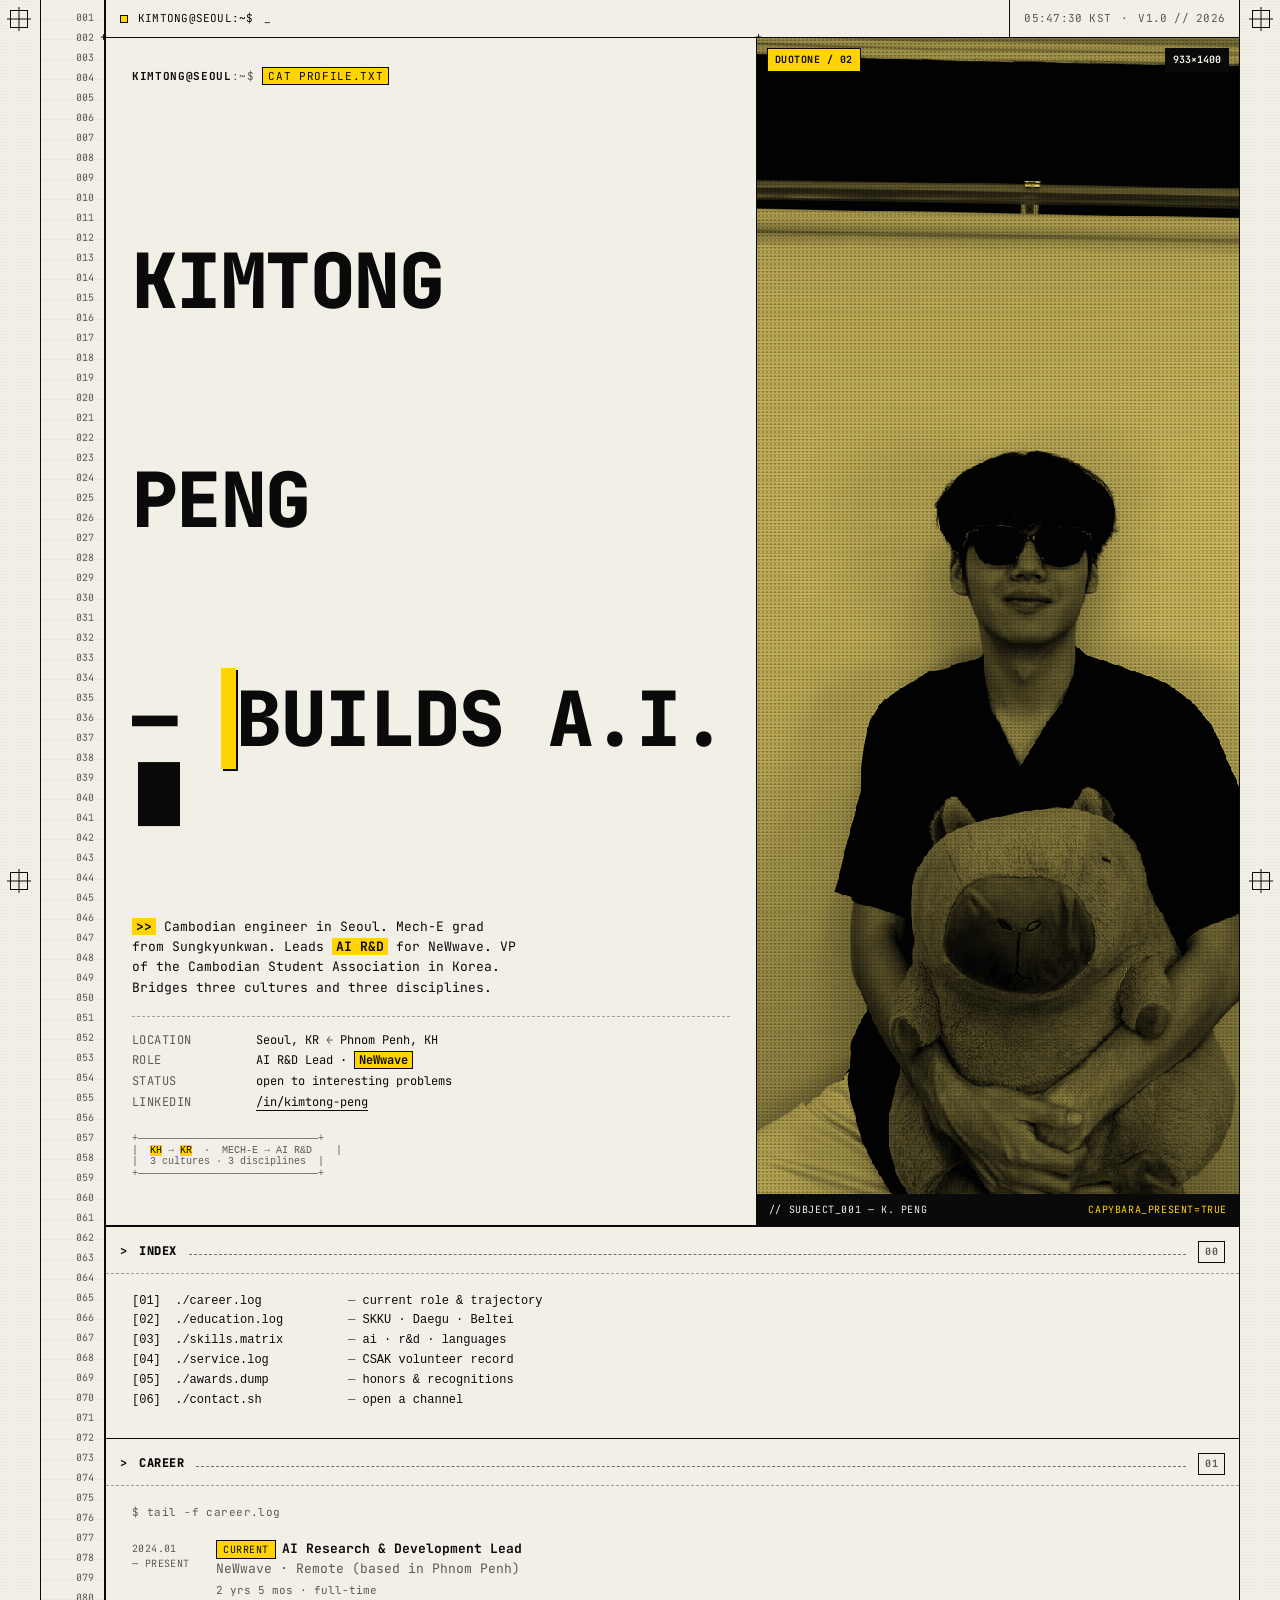
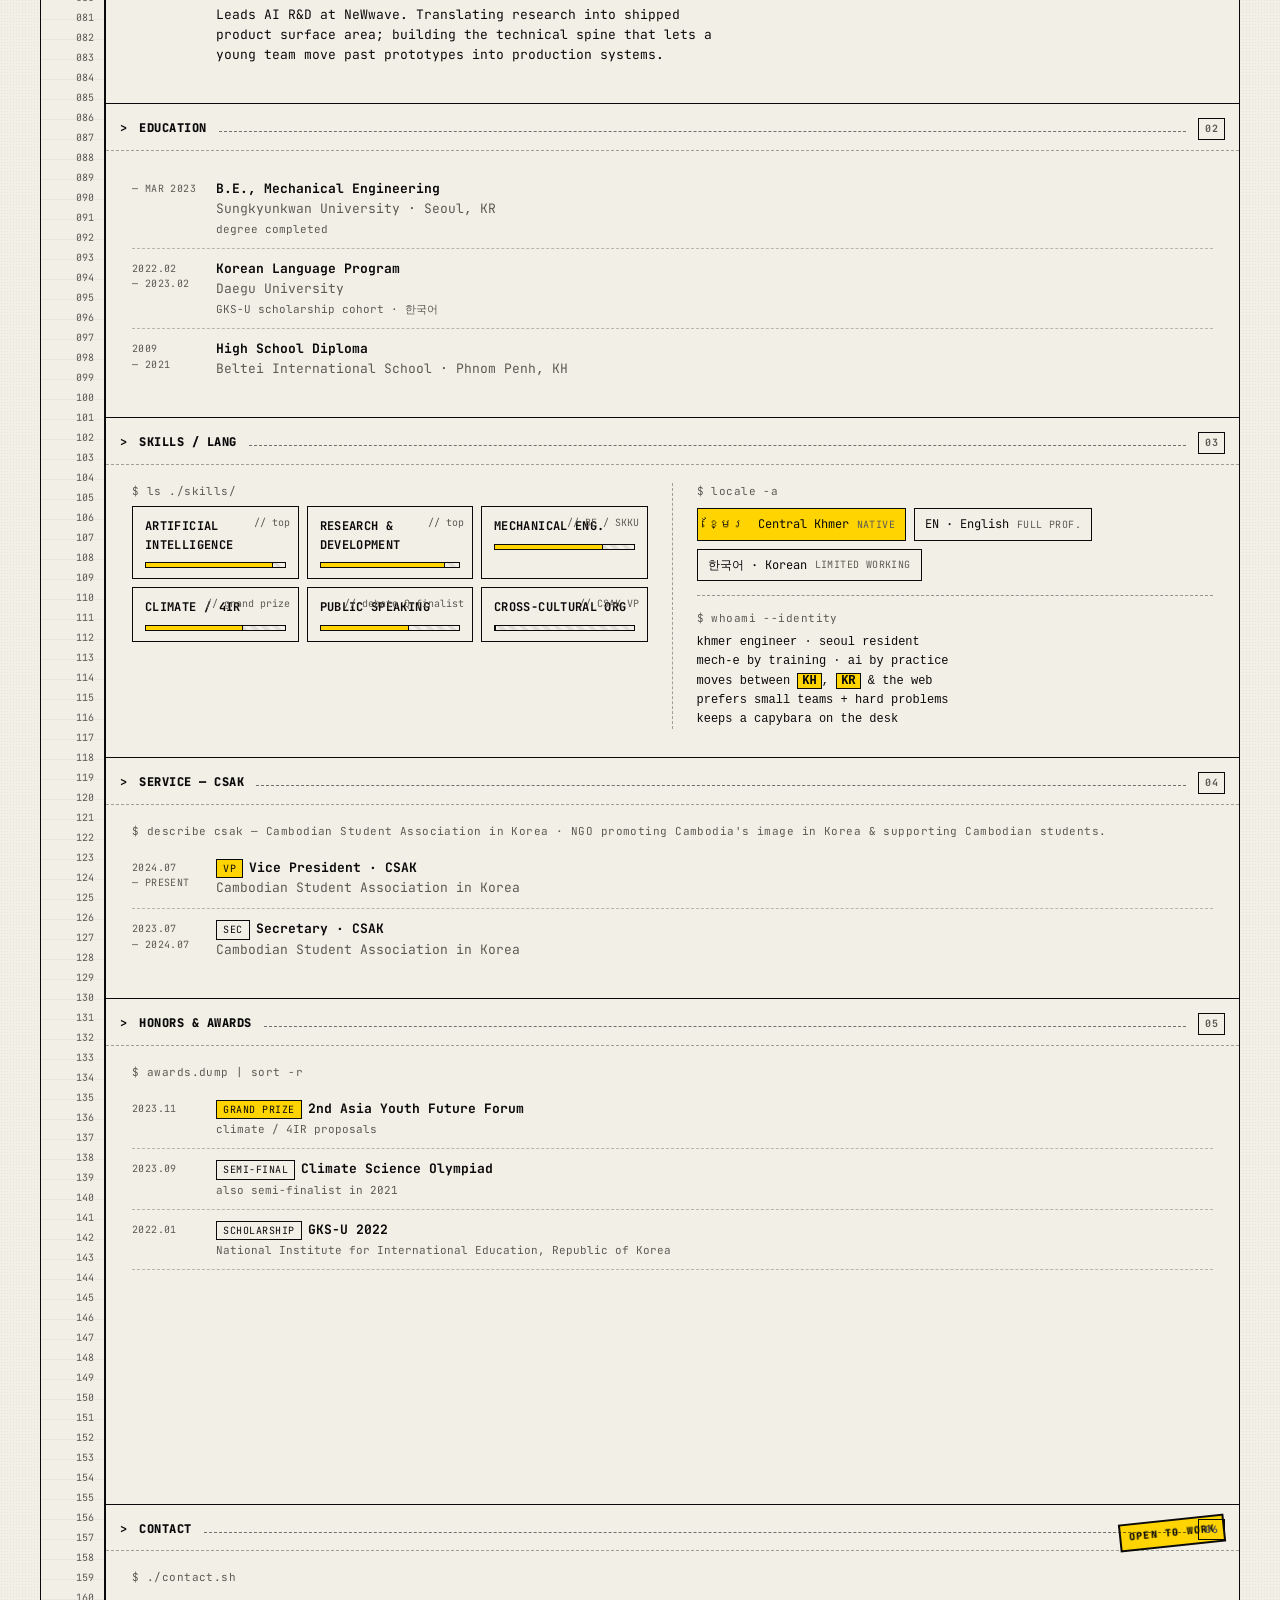
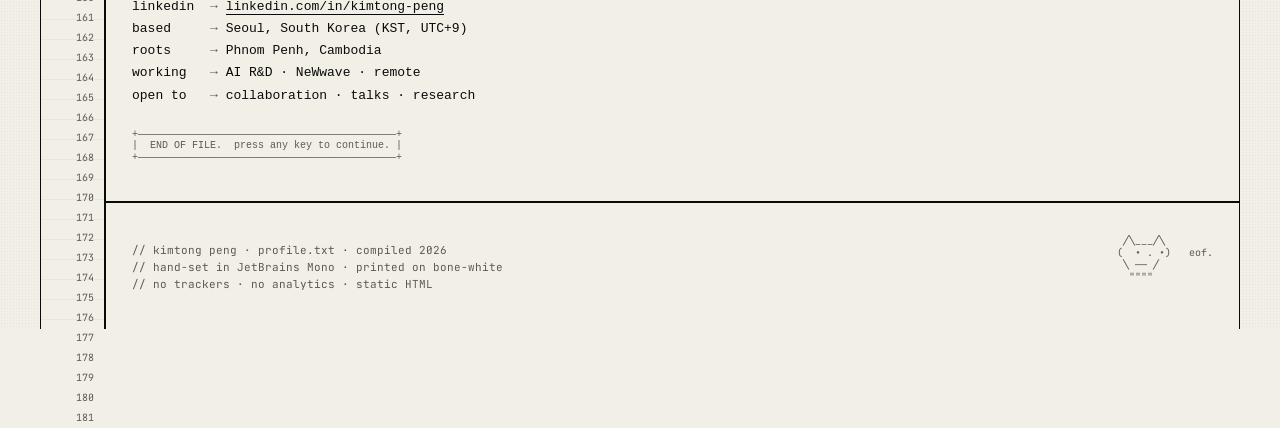
<file: concepts/brutalist-mono.html>
<!doctype html>
<html lang="en">
<head>
<meta charset="utf-8" />
<meta name="viewport" content="width=device-width, initial-scale=1, viewport-fit=cover" />
<title>kimtong.peng / profile.txt</title>
<link rel="preconnect" href="https://fonts.googleapis.com">
<link rel="preconnect" href="https://fonts.gstatic.com" crossorigin>
<link href="https://fonts.googleapis.com/css2?family=JetBrains+Mono:ital,wght@0,400;0,500;0,700;0,800;1,400&display=swap" rel="stylesheet">
<style>
  /* ============================================================
     BRUTALIST MONOSPACE — kimtong peng / concept B
     near-black on bone-white, acid hazard-yellow accent
     ============================================================ */

  :root{
    --ink:#0A0A0A;
    --paper:#F2EFE7;
    --paper-2:#E8E4D6;
    --rule:#0A0A0A;
    --muted:#5C5A52;
    --accent:#FFD400;          /* hazard yellow */
    --accent-ink:#0A0A0A;
    --gut-w-mobile: 44px;
    --gut-w: 64px;
    --cell: 11px;               /* base monospace cell */
    font-feature-settings:"calt" 0,"liga" 0,"zero" 1,"ss01" 1;
  }

  *{box-sizing:border-box}
  html,body{margin:0;padding:0;background:var(--paper);color:var(--ink);}
  body{
    font-family:"JetBrains Mono", ui-monospace, SFMono-Regular, Menlo, Consolas, monospace;
    font-weight:400;
    font-size:13px;
    line-height:1.55;
    -webkit-font-smoothing:antialiased;
    text-rendering:optimizeLegibility;
    background-image:
      /* paper grain via repeating tiny dots */
      radial-gradient(rgba(10,10,10,.05) 1px, transparent 1px);
    background-size: 3px 3px;
    background-position: 0 0;
    overflow-x:hidden;
  }

  ::selection{ background:var(--accent); color:var(--ink); }

  /* ----- LAYOUT FRAME ---------------------------------------- */
  .frame{
    position:relative;
    max-width:1200px;
    margin:0 auto;
    border-left:1px solid var(--rule);
    border-right:1px solid var(--rule);
    background:
      linear-gradient(var(--paper),var(--paper));
  }
  .gutter{
    position:absolute;
    left:0; top:0; bottom:0;
    width:var(--gut-w-mobile);
    border-right:1px solid var(--rule);
    font-size:10px;
    color:var(--muted);
    padding-top:8px;
    user-select:none;
    pointer-events:none;
    text-align:right;
    z-index:5;
    background:
      repeating-linear-gradient(
        to bottom,
        transparent 0 19px,
        rgba(10,10,10,.04) 19px 20px
      );
  }
  .gutter span{
    display:block;
    padding-right:6px;
    height:20px;
    line-height:20px;
    font-variant-numeric:tabular-nums;
  }
  @media (min-width:760px){
    .gutter{ width:var(--gut-w); }
    .gutter span{ padding-right:10px; }
    body{font-size:14px;}
  }

  .main{
    margin-left:var(--gut-w-mobile);
    border-left:1px solid var(--rule);
  }
  @media (min-width:760px){
    .main{ margin-left:var(--gut-w); }
  }

  /* ----- TOP BAR --------------------------------------------- */
  .topbar{
    display:grid;
    grid-template-columns: 1fr auto;
    gap:0;
    border-bottom:1px solid var(--rule);
    font-size:11px;
    letter-spacing:.02em;
  }
  .topbar .cell{
    padding:10px 14px;
    border-right:1px solid var(--rule);
    display:flex; align-items:center; gap:10px;
    text-transform:uppercase;
  }
  .topbar .cell:last-child{ border-right:none; }
  .dot{
    display:inline-block;width:8px;height:8px;background:var(--accent);
    border:1px solid var(--ink);
  }
  .blink{ animation: blink 1s steps(1,end) infinite; }
  @keyframes blink{ 50%{opacity:0} }

  .topbar .meta{
    justify-content:flex-end;
    color:var(--muted);
  }

  /* ----- SECTION HEAD --------------------------------------- */
  .sec{
    border-bottom:1px solid var(--rule);
    padding:0;
    position:relative;
  }
  .sec-head{
    display:flex; align-items:baseline; gap:12px;
    padding:14px 14px 10px;
    border-bottom:1px dashed rgba(10,10,10,.35);
    font-weight:700;
    text-transform:uppercase;
    letter-spacing:.04em;
    font-size:12px;
    position:relative;
  }
  .sec-head .caret{ color:var(--accent-ink); }
  .sec-head .label{ font-weight:800; }
  .sec-head .rule{
    flex:1;
    border-top:1px dashed rgba(10,10,10,.55);
    transform-origin:left center;
    transform: scaleX(0);
    transition: transform .9s cubic-bezier(.2,.7,.2,1);
    margin-bottom:4px;
  }
  .sec.in .sec-head .rule{ transform:scaleX(1); }
  .sec-head .tag{
    font-size:10px;
    color:var(--muted);
    border:1px solid var(--rule);
    padding:2px 6px;
  }

  /* plus sign at corners — printed via pseudo elements */
  .plus::before, .plus::after{
    content:"+";
    position:absolute;
    font-size:12px;
    color:var(--ink);
    line-height:1;
  }
  .plus::before{ left:-6px; top:-7px; }
  .plus::after{ right:-6px; top:-7px; }

  /* ----- HERO ------------------------------------------------ */
  .hero{
    display:grid;
    grid-template-columns:1fr;
    border-bottom:1px solid var(--rule);
  }
  @media (min-width:900px){
    .hero{ grid-template-columns: 1.35fr 1fr; }
  }
  .hero-text{
    padding:22px 16px 28px;
    border-bottom:1px solid var(--rule);
    position:relative;
  }
  @media (min-width:900px){
    .hero-text{ border-bottom:none; border-right:1px solid var(--rule); padding:30px 26px 36px;}
  }
  .prompt{
    font-size:11px; color:var(--muted);
    text-transform:uppercase; letter-spacing:.06em;
    margin-bottom:14px;
  }
  .prompt .usr{ color:var(--ink); font-weight:700; }
  .prompt .acc{ background:var(--accent); padding:1px 5px; border:1px solid var(--ink); color:var(--ink); }

  .h1{
    font-size: clamp(34px, 7.4vw, 76px);
    line-height:.96;
    letter-spacing:-.02em;
    font-weight:800;
    text-transform:uppercase;
    margin:0 0 14px;
    white-space:pre-wrap;
    word-break:break-word;
  }
  .h1 .ln{ display:block; }
  .h1 .accent-block{
    background:var(--accent);
    color:var(--ink);
    padding:0 .1em;
    box-shadow: 2px 2px 0 var(--ink);
  }
  .caret-blink{
    display:inline-block;
    width:.55em; height:.85em;
    background:var(--ink);
    margin-left:.08em;
    transform:translateY(.08em);
    animation: blink 1s steps(1,end) infinite;
  }

  .h-sub{
    font-size:13px;
    line-height:1.55;
    max-width:48ch;
    margin:0 0 18px;
    color:var(--ink);
  }
  .h-sub b{ background:var(--accent); padding:0 4px; box-decoration-break:clone; -webkit-box-decoration-break:clone; }
  .kv{
    display:grid;
    grid-template-columns: 110px 1fr;
    gap:2px 14px;
    font-size:12px;
    margin-top:18px;
    border-top:1px dashed rgba(10,10,10,.35);
    padding-top:14px;
  }
  .kv dt{ color:var(--muted); text-transform:uppercase; letter-spacing:.04em;}
  .kv dd{ margin:0; }
  .kv dd a{ color:var(--ink); text-decoration:none; border-bottom:1px solid var(--ink); }
  .kv dd a:hover{ background:var(--accent); }

  /* ascii decorative box */
  .ascii{
    font-size:10px;
    color:var(--muted);
    white-space:pre;
    line-height:1.15;
    margin-top:22px;
    user-select:none;
  }
  .ascii .y{ color:var(--accent-ink); background:var(--accent); }

  /* portrait area */
  .hero-img{
    position:relative;
    padding:0;
    background:var(--paper-2);
    overflow:hidden;
    min-height:340px;
  }
  .portrait-wrap{
    position:relative;
    width:100%;
    height:100%;
    min-height:340px;
    display:block;
  }
  .portrait{
    position:absolute; inset:0;
    width:100%; height:100%;
    object-fit:cover;
    object-position: 50% 28%;
    image-rendering: pixelated;
    image-rendering: crisp-edges;
    filter: grayscale(1) contrast(1.25) brightness(.98);
    transform: scale(1.001);
    display:block;
    transition: filter .25s ease;
  }
  /* duotone tint */
  .portrait-tint{
    position:absolute; inset:0;
    background: var(--accent);
    mix-blend-mode: multiply;
    pointer-events:none;
    opacity:.55;
  }
  .portrait-paper{
    position:absolute; inset:0;
    background: var(--ink);
    mix-blend-mode: lighten;
    opacity:.18;
    pointer-events:none;
  }
  /* halftone-ish dot overlay */
  .portrait-dots{
    position:absolute; inset:0; pointer-events:none;
    background-image: radial-gradient(rgba(10,10,10,.55) 1px, transparent 1.4px);
    background-size: 4px 4px;
    mix-blend-mode: multiply;
    opacity:.35;
  }
  /* scanlines */
  .portrait-scan{
    position:absolute; inset:0; pointer-events:none;
    background: repeating-linear-gradient(
      to bottom,
      rgba(10,10,10,.0) 0 2px,
      rgba(10,10,10,.12) 2px 3px
    );
    mix-blend-mode: multiply;
  }
  /* glitch RGB-split on hover */
  .portrait-wrap:hover .portrait{
    animation: glitch .22s steps(2,end) 1;
  }
  .portrait-wrap:hover .portrait-tint{
    animation: glitch2 .22s steps(2,end) 1;
  }
  @keyframes glitch{
    0%   { transform: translate(0,0)   scale(1.001); filter: grayscale(1) contrast(1.25); }
    25%  { transform: translate(-3px,0) scale(1.005); filter: grayscale(1) contrast(1.4) hue-rotate(0deg); }
    50%  { transform: translate(2px,1px) scale(1.001); filter: grayscale(1) contrast(1.2); }
    75%  { transform: translate(-1px,-1px) scale(1.003); filter: grayscale(1) contrast(1.35); }
    100% { transform: translate(0,0)   scale(1.001); filter: grayscale(1) contrast(1.25); }
  }
  @keyframes glitch2{
    0%,100% { transform: translate(0,0); opacity:.55; }
    33% { transform: translate(3px,-1px); opacity:.62;}
    66% { transform: translate(-2px,2px); opacity:.5;}
  }

  /* portrait caption strip */
  .portrait-caption{
    position:absolute;
    left:0; right:0; bottom:0;
    padding:8px 12px;
    font-size:10px;
    letter-spacing:.06em;
    text-transform:uppercase;
    color:var(--paper);
    background:var(--ink);
    display:flex; justify-content:space-between; gap:10px;
    z-index:2;
  }
  .portrait-caption .yel{ color:var(--accent); }

  .portrait-frame-tag{
    position:absolute; top:10px; left:10px;
    background:var(--accent); color:var(--ink);
    border:1px solid var(--ink);
    padding:3px 7px;
    font-size:10px; font-weight:700;
    text-transform:uppercase;
    letter-spacing:.05em;
    z-index:2;
  }
  .portrait-frame-tag2{
    position:absolute; top:10px; right:10px;
    background:var(--ink); color:var(--paper);
    border:1px solid var(--ink);
    padding:3px 7px;
    font-size:10px; font-weight:700;
    z-index:2;
  }

  /* ----- BODY SECTIONS --------------------------------------- */
  .sec-body{ padding:14px 14px 22px; }
  @media (min-width:760px){ .sec-body{ padding:18px 26px 28px; } }

  /* generic row used by logs / awards */
  .row{
    display:grid;
    grid-template-columns: 70px 1fr;
    gap:6px 14px;
    padding:10px 0;
    border-bottom:1px dashed rgba(10,10,10,.25);
    opacity:0;
    transform: translateY(6px);
  }
  .row.printed{ opacity:1; transform:none; transition: opacity .22s ease, transform .22s ease;}
  .row:last-child{ border-bottom:none; }
  .row .date{
    font-size:10px;
    color:var(--muted);
    text-transform:uppercase;
    letter-spacing:.04em;
    padding-top:2px;
  }
  .row .body{ font-size:13px; }
  .row .body .ttl{ font-weight:700; }
  .row .body .org{ color:var(--muted); }
  .row .body .meta{ font-size:11px; color:var(--muted); margin-top:2px;}
  .row .body .desc{ margin-top:6px; max-width:62ch; }
  .row .body .pill{
    display:inline-block;
    border:1px solid var(--ink);
    padding:1px 6px;
    font-size:10px;
    letter-spacing:.05em;
    text-transform:uppercase;
    margin-right:6px;
  }
  .row .body .pill.acc{ background:var(--accent); }

  /* two-up grids */
  .grid-2{
    display:grid; gap:0;
    grid-template-columns:1fr;
  }
  @media (min-width:760px){
    .grid-2{ grid-template-columns: 1fr 1fr; }
    .grid-2 > *:first-child{ border-right:1px dashed rgba(10,10,10,.35); padding-right:24px; }
    .grid-2 > *:last-child{ padding-left:24px; }
  }

  /* skill matrix */
  .skills{
    display:grid; gap:8px;
    grid-template-columns: repeat(2, 1fr);
    margin-top:6px;
  }
  @media (min-width:760px){ .skills{ grid-template-columns: repeat(3, 1fr); } }
  .skill{
    border:1px solid var(--ink);
    padding:10px 12px;
    background:var(--paper);
    position:relative;
    font-size:12px;
  }
  .skill .name{ font-weight:700; text-transform:uppercase; letter-spacing:.03em; }
  .skill .bar{
    margin-top:8px;
    height:6px; border:1px solid var(--ink);
    background: repeating-linear-gradient(
      45deg,
      var(--paper) 0 4px,
      rgba(10,10,10,.08) 4px 8px
    );
    position:relative;
  }
  .skill .bar i{
    position:absolute; left:0; top:0; bottom:0;
    background:var(--accent);
    border-right:1px solid var(--ink);
    width:0;
    transition: width 1.2s cubic-bezier(.2,.7,.2,1);
  }
  .skill .lvl{
    position:absolute; right:8px; top:8px;
    font-size:10px; color:var(--muted);
  }

  /* languages */
  .lang-list{
    display:flex; flex-wrap:wrap; gap:8px;
    margin-top:8px;
  }
  .lang{
    border:1px solid var(--ink);
    padding:6px 10px;
    font-size:12px;
    background:var(--paper);
    display:flex; align-items:center; gap:8px;
  }
  .lang .pct{ font-size:10px; color:var(--muted); letter-spacing:.04em;}
  .lang.acc{ background:var(--accent); }

  /* footer */
  footer{
    border-top:1px solid var(--rule);
    padding:18px 14px 26px;
    font-size:11px;
    color:var(--muted);
    display:grid; gap:8px;
  }
  @media (min-width:760px){
    footer{ padding:22px 26px 36px; grid-template-columns: 1fr auto; align-items:end; }
  }
  footer a{ color:var(--ink); text-decoration:none; border-bottom:1px solid var(--ink); }
  footer a:hover{ background:var(--accent); }
  .signoff{
    font-family:inherit;
    white-space:pre;
    font-size:10px;
    line-height:1.2;
    color:var(--muted);
  }

  /* misc utils */
  .mono-small{ font-size:11px; color:var(--muted); letter-spacing:.04em; }
  .hr-dash{
    border:none;
    border-top:1px dashed rgba(10,10,10,.4);
    margin:14px 0;
  }
  .inline-acc{
    background:var(--accent);
    padding:0 4px;
    border:1px solid var(--ink);
    font-weight:700;
  }
  .arrow{ color:var(--muted); }
  .nowrap{ white-space:nowrap; }

  /* corner registration marks (print-zine) */
  .reg{
    position:fixed;
    width:18px; height:18px;
    border:1px solid var(--ink);
    z-index: 50;
    pointer-events:none;
  }
  .reg::before, .reg::after{
    content:""; position:absolute; background:var(--ink);
  }
  .reg::before{ left:50%; top:-4px; bottom:-4px; width:1px; transform:translateX(-.5px);}
  .reg::after{  top:50%;  left:-4px; right:-4px; height:1px; transform:translateY(-.5px);}
  .reg.tl{ top:10px; left:10px; }
  .reg.tr{ top:10px; right:10px; }
  .reg.bl{ bottom:10px; left:10px; }
  .reg.br{ bottom:10px; right:10px; }
  @media (max-width:760px){ .reg{ display:none; } }

  /* small "stamp" */
  .stamp{
    position:absolute; right:14px; top:14px;
    border:2px solid var(--ink);
    color:var(--ink);
    padding:4px 8px;
    font-size:10px; font-weight:800;
    letter-spacing:.12em;
    text-transform:uppercase;
    transform: rotate(-6deg);
    background:var(--accent);
  }

  /* keyboard nav focus */
  a:focus-visible, button:focus-visible{
    outline:2px dashed var(--ink);
    outline-offset:2px;
    background:var(--accent);
  }

  /* reduced motion */
  @media (prefers-reduced-motion: reduce){
    *{ animation:none !important; transition:none !important; }
    .row{ opacity:1; transform:none;}
    .sec-head .rule{ transform: scaleX(1); }
  }
</style>
</head>
<body>

  <div class="reg tl" aria-hidden="true"></div>
  <div class="reg tr" aria-hidden="true"></div>
  <div class="reg bl" aria-hidden="true"></div>
  <div class="reg br" aria-hidden="true"></div>

  <main class="frame" id="frame">

    <!-- line-number gutter -->
    <aside class="gutter" id="gutter" aria-hidden="true"></aside>

    <div class="main">

      <!-- TOP BAR -->
      <header class="topbar" aria-label="status bar">
        <div class="cell">
          <span class="dot" aria-hidden="true"></span>
          <span>kimtong@seoul:~$</span>
          <span class="blink" aria-hidden="true">_</span>
        </div>
        <div class="cell meta">
          <span id="clock">--:--:--&nbsp;KST</span>
          <span>·</span>
          <span>v1.0 // 2026</span>
        </div>
      </header>

      <!-- HERO -->
      <section class="sec" id="sec-hero">
        <div class="hero">
          <div class="hero-text plus">
            <div class="prompt">
              <span class="usr">kimtong@seoul</span>:<span style="color:var(--muted)">~</span>$ <span class="acc">cat&nbsp;profile.txt</span>
            </div>

            <h1 class="h1" aria-label="Kimtong Peng — Cambodian engineer in Seoul building AI R&amp;D.">
              <span class="ln" id="t1"></span>
              <span class="ln" id="t2"></span>
              <span class="ln" id="t3"></span><span class="caret-blink" id="caret" aria-hidden="true"></span>
            </h1>

            <p class="h-sub">
              <b>&gt;&gt;</b> Cambodian engineer in Seoul. Mech-E grad from
              Sungkyunkwan. Leads <b>AI R&amp;D</b> for NeWwave. VP of the
              Cambodian Student Association in Korea. Bridges three cultures
              and three disciplines.
            </p>

            <dl class="kv" aria-label="quick facts">
              <dt>location</dt><dd>Seoul, KR&nbsp;<span class="arrow">←</span>&nbsp;Phnom Penh, KH</dd>
              <dt>role</dt><dd>AI R&amp;D Lead · <span class="inline-acc">NeWwave</span></dd>
              <dt>status</dt><dd>open to interesting problems</dd>
              <dt>linkedin</dt><dd><a href="https://www.linkedin.com/in/kimtong-peng" target="_blank" rel="noopener">/in/kimtong-peng</a></dd>
            </dl>

            <pre class="ascii" aria-hidden="true">
+——————————————————————————————+
|  <span class="y">KH</span> → <span class="y">KR</span>  ·  MECH-E → AI R&amp;D    |
|  3 cultures · 3 disciplines  |
+——————————————————————————————+</pre>
          </div>

          <div class="hero-img">
            <div class="portrait-wrap" id="portrait" aria-label="portrait of Kimtong with capybara plush">
              <span class="portrait-frame-tag">DUOTONE / 02</span>
              <span class="portrait-frame-tag2">933×1400</span>
              <img class="portrait" src="../assets/profile.jpg" alt="Kimtong Peng portrait with capybara plush" loading="eager" decoding="async" />
              <div class="portrait-tint"></div>
              <div class="portrait-paper"></div>
              <div class="portrait-dots"></div>
              <div class="portrait-scan"></div>
              <div class="portrait-caption">
                <span>// SUBJECT_001 — K. PENG</span>
                <span class="yel">CAPYBARA_PRESENT=TRUE</span>
              </div>
            </div>
          </div>
        </div>
      </section>

      <!-- WHOAMI / INDEX -->
      <section class="sec" id="sec-index">
        <div class="sec-head">
          <span class="caret">&gt;</span>
          <span class="label">INDEX</span>
          <span class="rule"></span>
          <span class="tag">00</span>
        </div>
        <div class="sec-body">
          <pre style="white-space:pre-wrap;line-height:1.65;margin:0;font-size:12px;">
[01]  ./career.log            <span class="arrow">—</span> current role &amp; trajectory
[02]  ./education.log         <span class="arrow">—</span> SKKU · Daegu · Beltei
[03]  ./skills.matrix         <span class="arrow">—</span> ai · r&amp;d · languages
[04]  ./service.log           <span class="arrow">—</span> CSAK volunteer record
[05]  ./awards.dump           <span class="arrow">—</span> honors &amp; recognitions
[06]  ./contact.sh            <span class="arrow">—</span> open a channel</pre>
        </div>
      </section>

      <!-- CAREER -->
      <section class="sec stream" id="sec-career">
        <div class="sec-head">
          <span class="caret">&gt;</span><span class="label">CAREER</span><span class="rule"></span><span class="tag">01</span>
        </div>
        <div class="sec-body">
          <p class="mono-small" style="margin:0 0 8px;">$ tail -f career.log</p>
          <div class="row">
            <div class="date">2024.01<br/>— PRESENT</div>
            <div class="body">
              <div><span class="pill acc">CURRENT</span><span class="ttl">AI Research &amp; Development Lead</span></div>
              <div class="org">NeWwave · Remote (based in Phnom Penh)</div>
              <div class="meta">2 yrs 5 mos · full-time</div>
              <div class="desc">
                Leads AI R&amp;D at NeWwave. Translating research into shipped
                product surface area; building the technical spine that lets a
                young team move past prototypes into production systems.
              </div>
            </div>
          </div>
        </div>
      </section>

      <!-- EDUCATION -->
      <section class="sec stream" id="sec-edu">
        <div class="sec-head">
          <span class="caret">&gt;</span><span class="label">EDUCATION</span><span class="rule"></span><span class="tag">02</span>
        </div>
        <div class="sec-body">
          <div class="row">
            <div class="date">— MAR 2023</div>
            <div class="body">
              <div><span class="ttl">B.E., Mechanical Engineering</span></div>
              <div class="org">Sungkyunkwan University · Seoul, KR</div>
              <div class="meta">degree completed</div>
            </div>
          </div>
          <div class="row">
            <div class="date">2022.02<br/>— 2023.02</div>
            <div class="body">
              <div><span class="ttl">Korean Language Program</span></div>
              <div class="org">Daegu University</div>
              <div class="meta">GKS-U scholarship cohort · 한국어</div>
            </div>
          </div>
          <div class="row">
            <div class="date">2009<br/>— 2021</div>
            <div class="body">
              <div><span class="ttl">High School Diploma</span></div>
              <div class="org">Beltei International School · Phnom Penh, KH</div>
            </div>
          </div>
        </div>
      </section>

      <!-- SKILLS + LANGUAGES -->
      <section class="sec" id="sec-skills">
        <div class="sec-head">
          <span class="caret">&gt;</span><span class="label">SKILLS / LANG</span><span class="rule"></span><span class="tag">03</span>
        </div>
        <div class="sec-body">
          <div class="grid-2">
            <div>
              <p class="mono-small" style="margin:0 0 4px;">$ ls ./skills/</p>
              <div class="skills" id="skills">
                <div class="skill">
                  <div class="name">Artificial Intelligence</div>
                  <div class="bar"><i data-w="92"></i></div>
                  <div class="lvl">// top</div>
                </div>
                <div class="skill">
                  <div class="name">Research &amp; Development</div>
                  <div class="bar"><i data-w="90"></i></div>
                  <div class="lvl">// top</div>
                </div>
                <div class="skill">
                  <div class="name">Mechanical Eng.</div>
                  <div class="bar"><i data-w="78"></i></div>
                  <div class="lvl">// BE / SKKU</div>
                </div>
                <div class="skill">
                  <div class="name">Climate / 4IR</div>
                  <div class="bar"><i data-w="70"></i></div>
                  <div class="lvl">// grand prize</div>
                </div>
                <div class="skill">
                  <div class="name">Public Speaking</div>
                  <div class="bar"><i data-w="64"></i></div>
                  <div class="lvl">// debate Q-finalist</div>
                </div>
                <div class="skill">
                  <div class="name">Cross-cultural Org</div>
                  <div class="bar"><i data-w="82"></i></div>
                  <div class="lvl">// CSAK VP</div>
                </div>
              </div>
            </div>

            <div>
              <p class="mono-small" style="margin:0 0 4px;">$ locale -a</p>
              <div class="lang-list">
                <div class="lang acc"><span>ខ្មែរ &nbsp;Central Khmer</span><span class="pct">NATIVE</span></div>
                <div class="lang"><span>EN&nbsp;·&nbsp;English</span><span class="pct">FULL PROF.</span></div>
                <div class="lang"><span>한국어&nbsp;·&nbsp;Korean</span><span class="pct">LIMITED WORKING</span></div>
              </div>

              <hr class="hr-dash"/>

              <p class="mono-small" style="margin:0 0 6px;">$ whoami --identity</p>
              <pre style="white-space:pre-wrap;margin:0;font-size:12px;line-height:1.6;">
khmer engineer · seoul resident
mech-e by training · ai by practice
moves between <span class="inline-acc">KH</span>, <span class="inline-acc">KR</span> &amp; the web
prefers small teams + hard problems
keeps a capybara on the desk</pre>
            </div>
          </div>
        </div>
      </section>

      <!-- VOLUNTEER / SERVICE -->
      <section class="sec stream" id="sec-service">
        <div class="sec-head">
          <span class="caret">&gt;</span><span class="label">SERVICE — CSAK</span><span class="rule"></span><span class="tag">04</span>
        </div>
        <div class="sec-body">
          <p class="mono-small" style="margin:0 0 8px;">
            $ describe csak — Cambodian Student Association in Korea · NGO promoting Cambodia's image in Korea &amp; supporting Cambodian students.
          </p>
          <div class="row">
            <div class="date">2024.07<br/>— PRESENT</div>
            <div class="body">
              <div><span class="pill acc">VP</span><span class="ttl">Vice President · CSAK</span></div>
              <div class="org">Cambodian Student Association in Korea</div>
            </div>
          </div>
          <div class="row">
            <div class="date">2023.07<br/>— 2024.07</div>
            <div class="body">
              <div><span class="pill">SEC</span><span class="ttl">Secretary · CSAK</span></div>
              <div class="org">Cambodian Student Association in Korea</div>
            </div>
          </div>
        </div>
      </section>

      <!-- AWARDS -->
      <section class="sec stream" id="sec-awards">
        <div class="sec-head">
          <span class="caret">&gt;</span><span class="label">HONORS &amp; AWARDS</span><span class="rule"></span><span class="tag">05</span>
        </div>
        <div class="sec-body">
          <p class="mono-small" style="margin:0 0 8px;">$ awards.dump | sort -r</p>

          <div class="row">
            <div class="date">2023.11</div>
            <div class="body">
              <div><span class="pill acc">GRAND PRIZE</span><span class="ttl">2nd Asia Youth Future Forum</span></div>
              <div class="meta">climate / 4IR proposals</div>
            </div>
          </div>
          <div class="row">
            <div class="date">2023.09</div>
            <div class="body">
              <div><span class="pill">SEMI-FINAL</span><span class="ttl">Climate Science Olympiad</span></div>
              <div class="meta">also semi-finalist in 2021</div>
            </div>
          </div>
          <div class="row">
            <div class="date">2022.01</div>
            <div class="body">
              <div><span class="pill">SCHOLARSHIP</span><span class="ttl">GKS-U 2022</span></div>
              <div class="meta">National Institute for International Education, Republic of Korea</div>
            </div>
          </div>
          <div class="row">
            <div class="date">2021.09</div>
            <div class="body">
              <div><span class="pill">MERIT</span><span class="ttl">Mathematics Outstanding Students Cambodia</span></div>
            </div>
          </div>
          <div class="row">
            <div class="date">2021.05</div>
            <div class="body">
              <div><span class="ttl">5th Global Youth Environmental Essay Competition</span></div>
            </div>
          </div>
          <div class="row">
            <div class="date">2021.04</div>
            <div class="body">
              <div><span class="pill">Q-FINAL</span><span class="ttl">Cambodia Public Speaking &amp; Debate Association</span></div>
            </div>
          </div>
          <div class="row">
            <div class="date">2021.03</div>
            <div class="body">
              <div><span class="ttl">3rd · Model ASEAN Meeting at AUPP</span></div>
            </div>
          </div>
          <div class="row">
            <div class="date">2019.05</div>
            <div class="body">
              <div><span class="ttl">World Scholar's Cup — Global Round Qualifier</span></div>
            </div>
          </div>
        </div>
      </section>

      <!-- CONTACT -->
      <section class="sec" id="sec-contact" style="position:relative;">
        <span class="stamp" aria-hidden="true">OPEN&nbsp;TO&nbsp;WORK</span>
        <div class="sec-head">
          <span class="caret">&gt;</span><span class="label">CONTACT</span><span class="rule"></span><span class="tag">06</span>
        </div>
        <div class="sec-body">
          <p class="mono-small" style="margin:0 0 10px;">$ ./contact.sh</p>
          <pre style="white-space:pre-wrap;margin:0 0 14px;font-size:13px;line-height:1.7;">
linkedin&nbsp;&nbsp;<span class="arrow">→</span>&nbsp;<a href="https://www.linkedin.com/in/kimtong-peng" target="_blank" rel="noopener" style="color:var(--ink);border-bottom:1px solid var(--ink);text-decoration:none;">linkedin.com/in/kimtong-peng</a>
based&nbsp;&nbsp;&nbsp;&nbsp;&nbsp;<span class="arrow">→</span>&nbsp;Seoul, South Korea (KST, UTC+9)
roots&nbsp;&nbsp;&nbsp;&nbsp;&nbsp;<span class="arrow">→</span>&nbsp;Phnom Penh, Cambodia
working&nbsp;&nbsp;&nbsp;<span class="arrow">→</span>&nbsp;AI R&amp;D · NeWwave · remote
open to&nbsp;&nbsp;&nbsp;<span class="arrow">→</span>&nbsp;collaboration · talks · research</pre>

          <pre class="ascii" aria-hidden="true">
+———————————————————————————————————————————+
|  END OF FILE.  press any key to continue. |
+———————————————————————————————————————————+</pre>
        </div>
      </section>

      <footer>
        <div>
          <div>// kimtong peng · profile.txt · compiled 2026</div>
          <div>// hand-set in JetBrains Mono · printed on bone-white</div>
          <div>// no trackers · no analytics · static HTML</div>
        </div>
        <pre class="signoff" aria-hidden="true">
   ╱╲___╱╲
  (  • . •)   eof.
   ╲ —— ╱
    """"    </pre>
      </footer>

    </div><!-- /.main -->
  </main>

<script>
(function(){
  'use strict';

  /* ---------- LIVE CLOCK (Seoul) ---------- */
  function tickClock(){
    var el = document.getElementById('clock');
    if(!el) return;
    var now = new Date();
    // Convert to KST regardless of viewer locale.
    var fmt = new Intl.DateTimeFormat('en-GB',{
      timeZone:'Asia/Seoul',
      hour:'2-digit', minute:'2-digit', second:'2-digit', hour12:false
    });
    el.textContent = fmt.format(now) + '  KST';
  }
  tickClock();
  setInterval(tickClock, 1000);

  /* ---------- LINE NUMBER GUTTER ---------- */
  function paintGutter(){
    var g = document.getElementById('gutter');
    var frame = document.getElementById('frame');
    if(!g || !frame) return;
    var h = frame.getBoundingClientRect().height;
    var lines = Math.ceil(h / 20) + 4;
    var out = '';
    for(var i=1;i<=lines;i++){
      var n = String(i).padStart(3,'0');
      out += '<span>'+n+'</span>';
    }
    g.innerHTML = out;
  }
  // paint after fonts/images so height is correct
  window.addEventListener('load', paintGutter);
  window.addEventListener('resize', (function(){
    var t; return function(){ clearTimeout(t); t=setTimeout(paintGutter,120); };
  })());
  // also re-paint after a tick (for fonts)
  setTimeout(paintGutter, 400);
  setTimeout(paintGutter, 1200);

  /* ---------- HERO TYPEWRITER ---------- */
  var lines = [
    { el: document.getElementById('t1'), text: 'KIMTONG ' },
    { el: document.getElementById('t2'), text: 'PENG' },
    { el: document.getElementById('t3'), text: '— BUILDS A.I.' }
  ];
  // accent treatment for the last fragment: wrap "A.I." in accent block
  var caret = document.getElementById('caret');

  function typeAll(){
    var totalDelay = 0;
    lines.forEach(function(line, li){
      var text = line.text;
      for (var i = 0; i < text.length; i++){
        (function(ch, idx, lineIdx){
          setTimeout(function(){
            // last line: wrap "A.I." chars in accent
            if (lineIdx === 2){
              var current = line.el.innerHTML;
              // detect we are entering the "A.I." substring at idx 2..5
              if (idx === 2){
                line.el.innerHTML = current + '<span class="accent-block">';
              }
              if (idx >= 2 && idx <= 5){
                line.el.innerHTML += ch;
              } else {
                line.el.innerHTML += ch;
              }
              if (idx === 5){
                line.el.innerHTML += '</span>';
              }
            } else {
              line.el.textContent += ch;
            }
          }, totalDelay + idx * 38);
        })(text.charAt(i), i, li);
      }
      totalDelay += text.length * 38 + 180;
    });
  }
  // wait a beat so first paint shows the prompt cleanly
  setTimeout(typeAll, 320);

  /* ---------- SKILL BARS ---------- */
  var skillObs = new IntersectionObserver(function(entries){
    entries.forEach(function(e){
      if(e.isIntersecting){
        e.target.querySelectorAll('.bar i').forEach(function(bar, i){
          var w = bar.getAttribute('data-w') || '50';
          setTimeout(function(){ bar.style.width = w + '%'; }, i*90);
        });
        skillObs.unobserve(e.target);
      }
    });
  }, { threshold: 0.25 });
  var sk = document.getElementById('skills');
  if (sk) skillObs.observe(sk);

  /* ---------- SECTION HEAD UNDERLINE + STREAMED ROWS ---------- */
  var secObs = new IntersectionObserver(function(entries){
    entries.forEach(function(e){
      if(e.isIntersecting){
        e.target.classList.add('in');
        // stream rows if this is a streaming section
        if (e.target.classList.contains('stream')){
          var rows = e.target.querySelectorAll('.row');
          rows.forEach(function(r, i){
            setTimeout(function(){ r.classList.add('printed'); }, 90 + i * 110);
          });
        }
        secObs.unobserve(e.target);
      }
    });
  }, { threshold: 0.12 });

  document.querySelectorAll('.sec').forEach(function(s){ secObs.observe(s); });

  /* ---------- KONAMI-LIGHT: press "c" to log a capybara ---------- */
  window.addEventListener('keydown', function(ev){
    if (ev.key && ev.key.toLowerCase() === 'c'){
      try{ console.log('%c  capybara online.  ', 'background:#FFD400;color:#0A0A0A;padding:4px 8px;font-family:monospace;'); }catch(e){}
    }
  });

})();
</script>
</body>
</html>
</file>
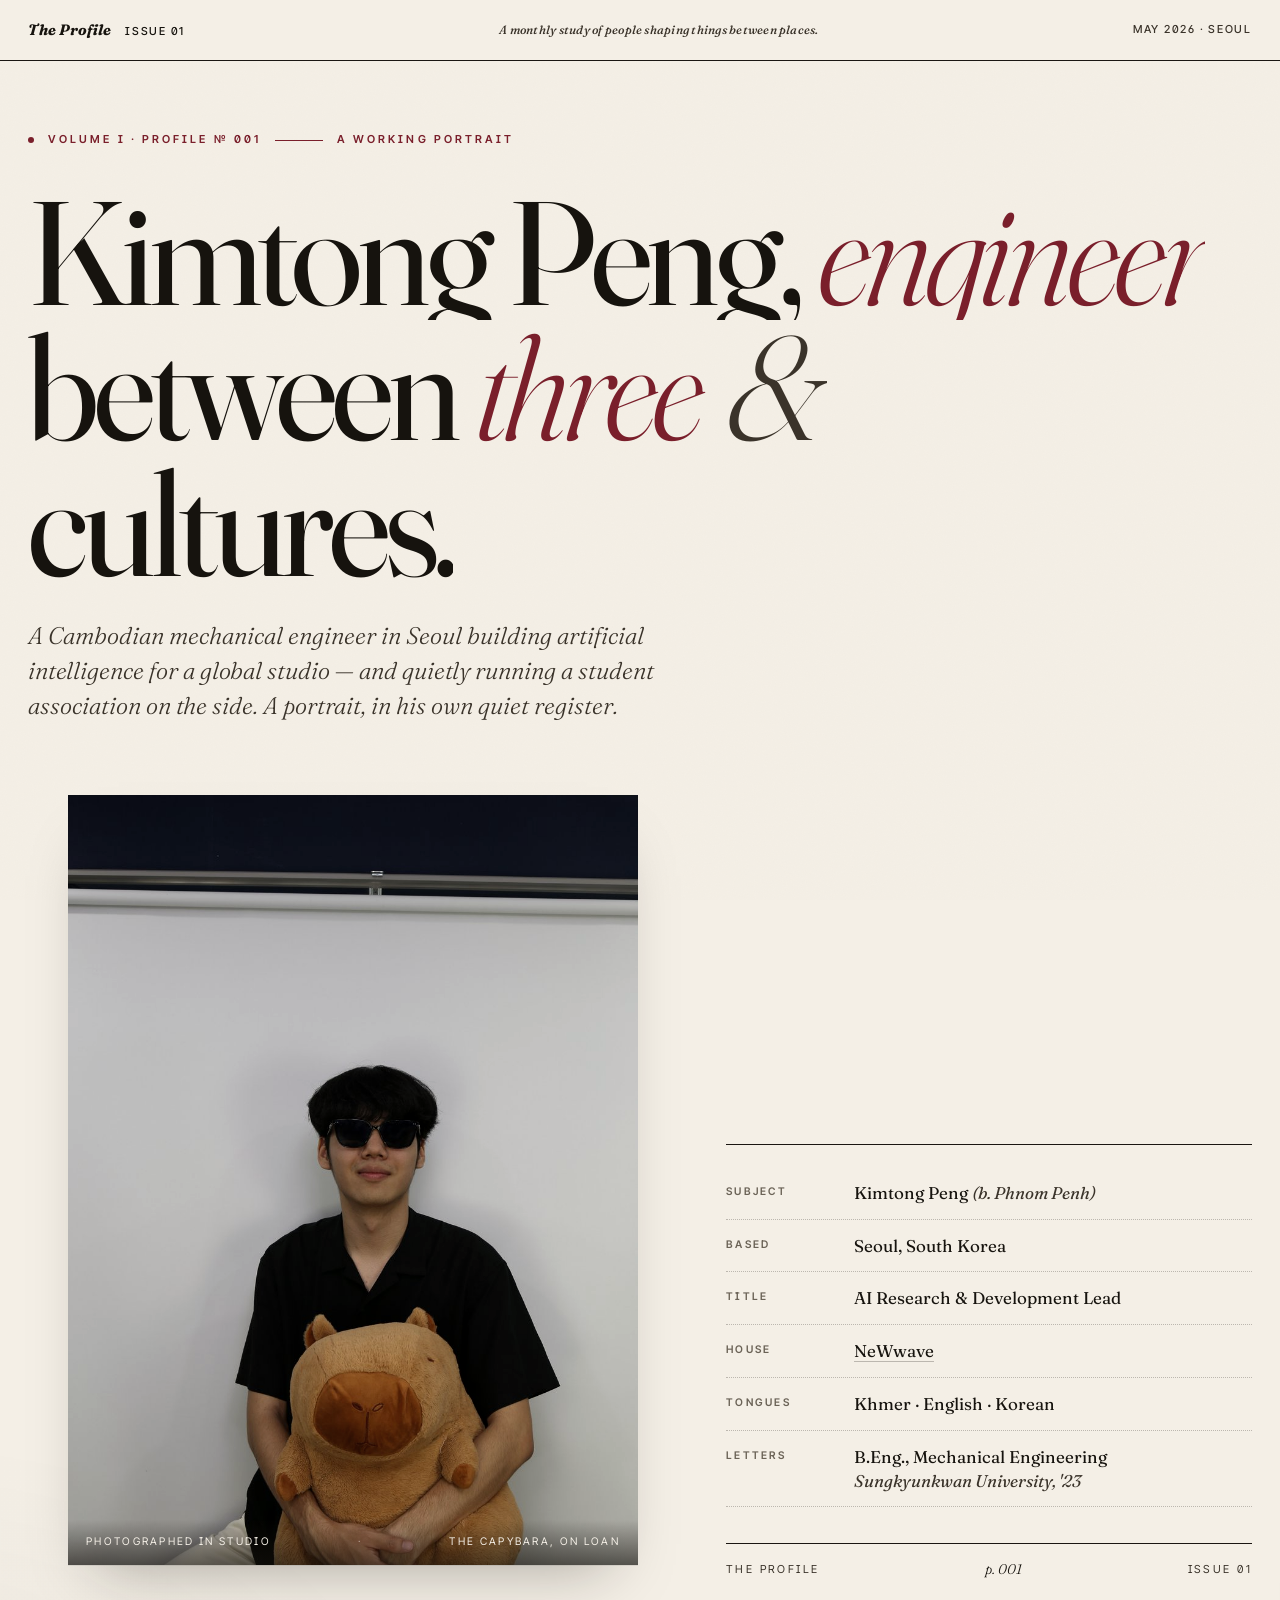
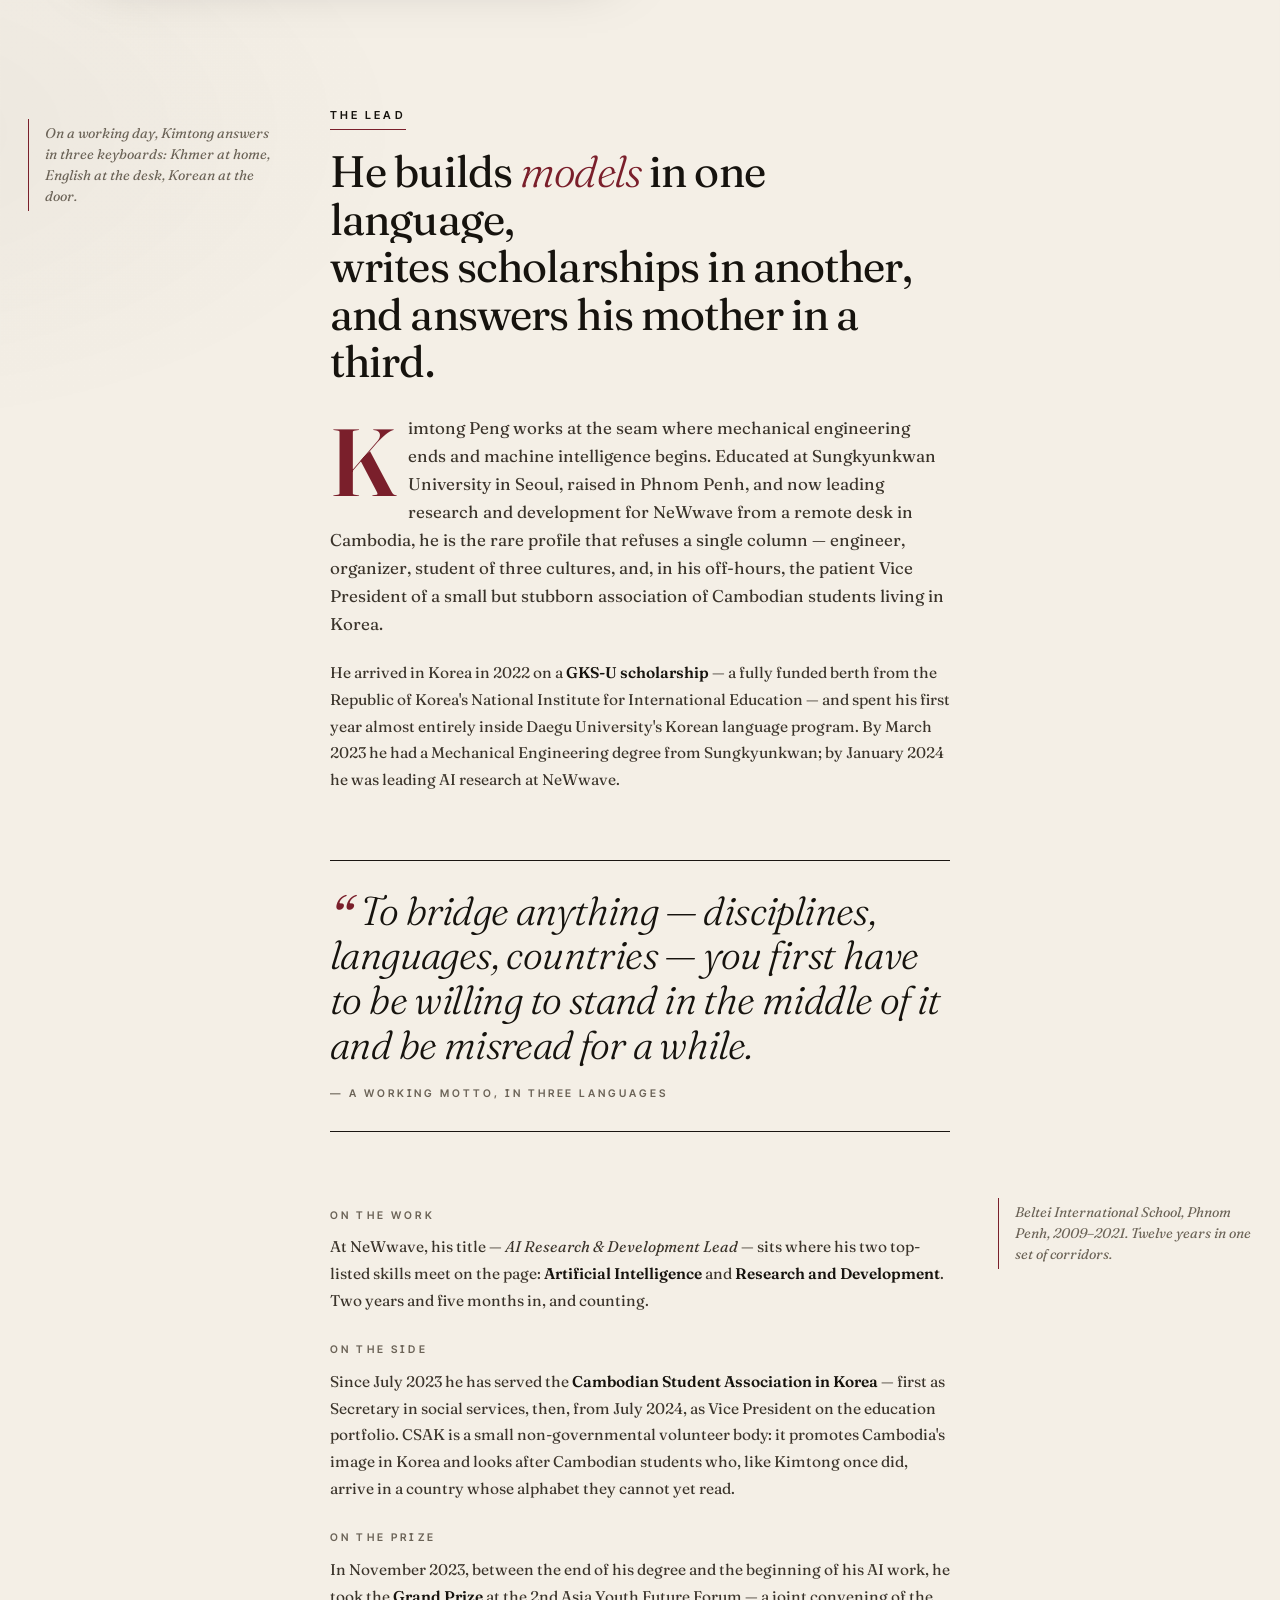
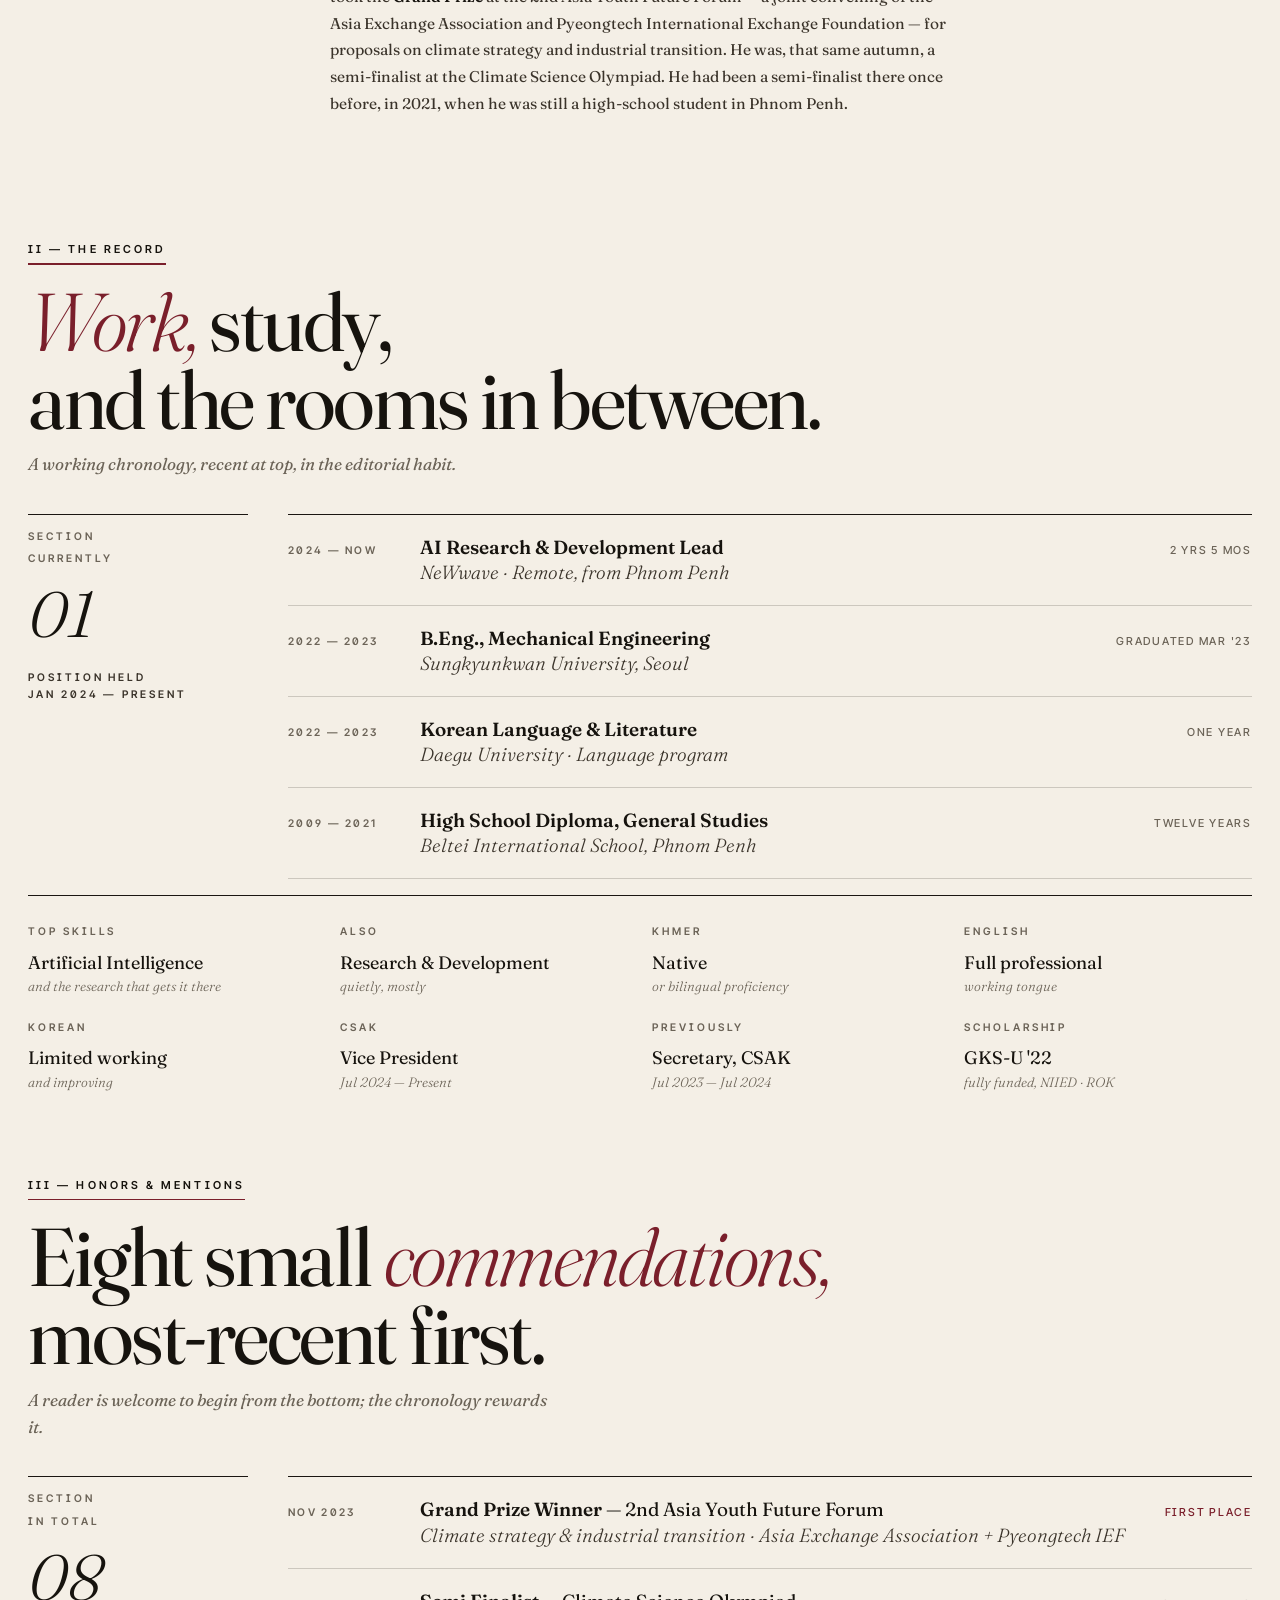
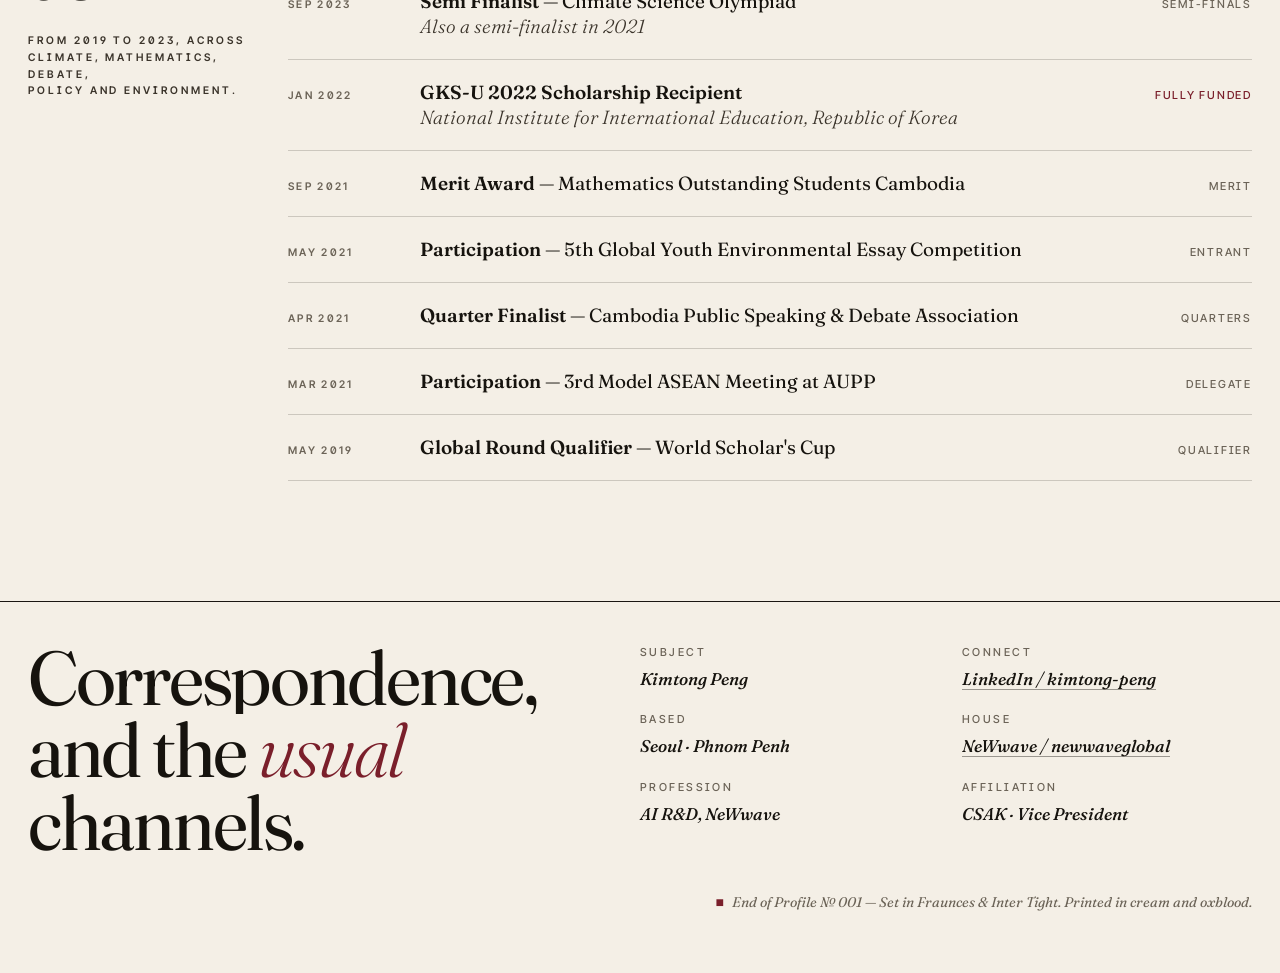
<file: concepts/editorial-magazine.html>
<!doctype html>
<html lang="en">
<head>
<meta charset="utf-8" />
<meta name="viewport" content="width=device-width,initial-scale=1" />
<title>Kimtong Peng — Issue 01, Profile</title>
<meta name="description" content="A profile of Kimtong Peng — Cambodian engineer in Seoul, AI R&D Lead at NeWwave, and Vice President of the Cambodian Student Association in Korea." />

<link rel="preconnect" href="https://fonts.googleapis.com">
<link rel="preconnect" href="https://fonts.gstatic.com" crossorigin>
<link href="https://fonts.googleapis.com/css2?family=Fraunces:ital,opsz,wght@0,9..144,300;0,9..144,400;0,9..144,500;0,9..144,600;0,9..144,700;0,9..144,900;1,9..144,400;1,9..144,500&family=Inter+Tight:wght@400;500;600&display=swap" rel="stylesheet">

<style>
  :root{
    --paper:#F4EFE6;
    --paper-warm:#ECE4D4;
    --ink:#16130E;
    --ink-soft:#3A332A;
    --ink-mute:#6B6357;
    --rule:#1A1612;
    --oxblood:#7A1F2B;
    --oxblood-deep:#5C1620;
    --measure:62ch;
  }

  *{box-sizing:border-box}
  html,body{margin:0;padding:0;background:var(--paper);color:var(--ink)}
  html{ -webkit-font-smoothing:antialiased; text-rendering:optimizeLegibility; }
  body{
    font-family:"Fraunces", "Times New Roman", Georgia, serif;
    font-feature-settings:"ss01","ss02","onum","liga","dlig";
    font-size:16px;
    line-height:1.6;
    color:var(--ink);
    background:
      radial-gradient(1200px 600px at 80% -10%, rgba(122,31,43,0.05), transparent 60%),
      radial-gradient(900px 500px at -10% 30%, rgba(22,19,14,0.04), transparent 60%),
      var(--paper);
    overflow-x:hidden;
  }

  /* subtle paper grain via SVG noise */
  body::before{
    content:"";
    position:fixed; inset:0;
    pointer-events:none;
    z-index:1;
    opacity:.35;
    mix-blend-mode:multiply;
    background-image:url("data:image/svg+xml;utf8,<svg xmlns='http://www.w3.org/2000/svg' width='240' height='240'><filter id='n'><feTurbulence type='fractalNoise' baseFrequency='0.9' numOctaves='2' seed='7'/><feColorMatrix values='0 0 0 0 0.55  0 0 0 0 0.5  0 0 0 0 0.42  0 0 0 0.08 0'/></filter><rect width='100%25' height='100%25' filter='url(%23n)'/></svg>");
    background-size:240px 240px;
  }

  ::selection{ background:var(--oxblood); color:var(--paper); }

  a{ color:var(--ink); text-decoration:none; border-bottom:1px solid rgba(22,19,14,0.25); transition:border-color .25s ease, color .25s ease; }
  a:hover{ color:var(--oxblood); border-color:var(--oxblood); }

  /* ── RUNNING HEADER ─────────────────────────────────────────────────────── */
  .running{
    position:relative; z-index:5;
    display:flex; align-items:center; justify-content:space-between;
    padding:18px 28px;
    border-bottom:1px solid var(--rule);
    font-family:"Inter Tight", sans-serif;
    font-size:11px; font-weight:500;
    letter-spacing:.16em; text-transform:uppercase;
    color:var(--ink);
    background:var(--paper);
  }
  .running .mast{ display:flex; gap:14px; align-items:baseline; }
  .running .mast b{ font-family:"Fraunces", serif; font-weight:700; letter-spacing:0; text-transform:none; font-size:15px; font-style:italic; }
  .running .center{ font-style:italic; font-family:"Fraunces", serif; text-transform:none; letter-spacing:.02em; color:var(--ink-soft); font-size:12px; }
  .running .right{ color:var(--ink-soft); }
  @media (max-width:680px){
    .running{ padding:14px 18px; font-size:10px; }
    .running .center{ display:none; }
  }

  /* ── HERO / FEATURE OPENER ─────────────────────────────────────────────── */
  .feature{
    position:relative; z-index:2;
    padding:64px 28px 40px;
    max-width:1440px; margin:0 auto;
  }
  .feature .kicker{
    font-family:"Inter Tight", sans-serif;
    font-size:11px; font-weight:600;
    letter-spacing:.28em; text-transform:uppercase;
    color:var(--oxblood);
    display:inline-flex; align-items:center; gap:14px;
    margin-bottom:36px;
  }
  .kicker .dot{ width:6px; height:6px; background:var(--oxblood); border-radius:50%; display:inline-block; }
  .kicker .line{ display:inline-block; width:48px; height:1px; background:var(--oxblood); }

  .feature h1{
    font-family:"Fraunces", serif;
    font-weight:400;
    font-variation-settings:"opsz" 144;
    font-size:clamp(54px, 11.5vw, 168px);
    line-height:.92;
    letter-spacing:-0.035em;
    margin:0 0 28px;
    color:var(--ink);
  }
  .feature h1 em{ font-style:italic; font-weight:300; color:var(--oxblood); }
  .feature h1 .ampers{ font-style:italic; font-weight:300; color:var(--ink-soft); padding:0 .04em; }

  .feature .standfirst{
    font-family:"Fraunces", serif;
    font-style:italic;
    font-weight:300;
    font-size:clamp(18px, 2.1vw, 24px);
    line-height:1.45;
    color:var(--ink-soft);
    max-width:46ch;
    margin:0 0 56px;
  }

  /* the hero grid: portrait + meta column */
  .hero-grid{
    display:grid;
    grid-template-columns: minmax(0, 1.05fr) minmax(0, .85fr);
    gap:48px;
    align-items:end;
  }
  @media (max-width:900px){
    .hero-grid{ grid-template-columns:1fr; gap:32px; }
  }

  .portrait-frame{
    position:relative;
    overflow:hidden;
    background:var(--paper-warm);
    aspect-ratio: 4 / 5.4;
    box-shadow: 0 1px 0 rgba(22,19,14,0.08), 0 30px 60px -30px rgba(22,19,14,0.35);
  }
  .portrait-frame img{
    width:100%; height:100%;
    object-fit:cover;
    object-position: 50% 32%;
    display:block;
    transform: scale(1.06);
    filter: contrast(1.04) saturate(.92) sepia(.06);
    transition: transform 1.6s cubic-bezier(.2,.7,.2,1), opacity 1.2s ease;
    opacity:0;
  }
  .portrait-frame.in img{ transform:scale(1); opacity:1; }

  .portrait-caption{
    position:absolute; left:0; right:0; bottom:0;
    padding:14px 18px;
    background: linear-gradient(to top, rgba(22,19,14,.55), rgba(22,19,14,0));
    color:var(--paper);
    font-family:"Inter Tight", sans-serif;
    font-size:10.5px; letter-spacing:.22em; text-transform:uppercase;
    display:flex; justify-content:space-between; gap:12px;
  }
  .portrait-caption .sep{ opacity:.55; }

  /* meta dossier on the right */
  .dossier{
    border-top:1px solid var(--rule);
    padding-top:22px;
  }
  .dossier .row{
    display:grid;
    grid-template-columns: 110px 1fr;
    gap:18px;
    padding:14px 0;
    border-bottom:1px dotted rgba(22,19,14,.25);
  }
  .dossier .row:last-child{ border-bottom:none; }
  .dossier .label{
    font-family:"Inter Tight", sans-serif;
    font-size:10.5px; font-weight:600;
    letter-spacing:.22em; text-transform:uppercase;
    color:var(--ink-mute);
    padding-top:3px;
  }
  .dossier .val{
    font-family:"Fraunces", serif;
    font-size:17px; line-height:1.4;
    color:var(--ink);
  }
  .dossier .val .em{ font-style:italic; color:var(--ink-soft); }

  /* page-number / folio strip */
  .folio{
    margin-top:36px;
    display:flex; align-items:center; justify-content:space-between;
    border-top:1px solid var(--rule);
    padding-top:14px;
    font-family:"Inter Tight", sans-serif;
    font-size:11px; letter-spacing:.22em; text-transform:uppercase;
    color:var(--ink-soft);
  }
  .folio .num{ font-family:"Fraunces", serif; font-style:italic; font-weight:300; font-size:14px; letter-spacing:0; text-transform:none; color:var(--ink); }

  /* ── ARTICLE ─────────────────────────────────────────────────────────────── */
  .article{
    position:relative; z-index:2;
    max-width:1440px;
    margin:0 auto;
    padding: 80px 28px 40px;
  }

  /* asymmetric columns */
  .article-grid{
    display:grid;
    grid-template-columns: 1fr minmax(0, 62ch) minmax(0,1fr);
    column-gap:48px;
  }
  @media (max-width:1100px){
    .article-grid{ grid-template-columns: 1fr; }
  }

  .col-left{ grid-column:1; }
  .col-main{ grid-column:2; }
  .col-right{ grid-column:3; }
  @media (max-width:1100px){
    .col-left,.col-main,.col-right{ grid-column:1; }
  }

  .section-label{
    font-family:"Inter Tight", sans-serif;
    font-size:11px; font-weight:600;
    letter-spacing:.28em; text-transform:uppercase;
    color:var(--ink);
    display:inline-block;
    padding-bottom:6px;
    position:relative;
    margin-bottom:18px;
  }
  .section-label::after{
    content:""; position:absolute; left:0; bottom:0;
    width:100%; height:1.5px; background:var(--oxblood);
    transform:scaleX(0); transform-origin:left;
    transition:transform .9s cubic-bezier(.2,.7,.2,1);
  }
  .section-label.in::after{ transform:scaleX(1); }

  .deck{
    font-family:"Fraunces", serif;
    font-weight:400;
    font-size:clamp(28px, 3.6vw, 44px);
    line-height:1.08;
    letter-spacing:-0.02em;
    margin:0 0 28px;
    color:var(--ink);
  }
  .deck em{ font-style:italic; font-weight:300; color:var(--oxblood); }

  p.lead{
    font-size:17px;
    line-height:1.65;
    color:var(--ink-soft);
    margin:0 0 22px;
  }
  p.lead::first-letter{
    font-family:"Fraunces", serif;
    font-weight:600;
    font-variation-settings:"opsz" 144;
    font-size:5.6em;
    line-height:.84;
    float:left;
    padding: 8px 12px 0 0;
    color:var(--oxblood);
    font-style:normal;
  }

  p.body{
    font-size:15.5px;
    line-height:1.72;
    color:var(--ink-soft);
    margin:0 0 18px;
    max-width:var(--measure);
  }
  p.body strong{ color:var(--ink); font-weight:600; }

  .micro-h{
    font-family:"Inter Tight", sans-serif;
    font-size:10.5px; font-weight:600;
    letter-spacing:.3em; text-transform:uppercase;
    color:var(--ink-mute);
    margin: 28px 0 10px;
  }

  /* PULL QUOTE */
  .pull{
    margin:48px 0 48px;
    padding: 28px 0 28px;
    border-top:1px solid var(--rule);
    border-bottom:1px solid var(--rule);
    position:relative;
  }
  .pull blockquote{
    margin:0;
    font-family:"Fraunces", serif;
    font-weight:300;
    font-style:italic;
    font-size:clamp(26px, 3.4vw, 40px);
    line-height:1.12;
    letter-spacing:-0.015em;
    color:var(--ink);
    filter: blur(8px);
    opacity:0;
    transition: filter 1.4s ease, opacity 1.2s ease;
  }
  .pull.in blockquote{ filter: blur(0); opacity:1; }
  .pull blockquote::before{
    content:"“";
    font-family:"Fraunces", serif;
    font-weight:400;
    color:var(--oxblood);
    font-size:1.4em;
    line-height:0;
    position:relative; top:.22em;
    margin-right:.04em;
  }
  .pull cite{
    display:block;
    margin-top:18px;
    font-style:normal;
    font-family:"Inter Tight", sans-serif;
    font-size:10.5px; font-weight:600;
    letter-spacing:.28em; text-transform:uppercase;
    color:var(--ink-mute);
  }

  /* side notes */
  .sidenote{
    font-family:"Fraunces", serif;
    font-style:italic;
    font-size:14px;
    line-height:1.5;
    color:var(--ink-mute);
    border-left:1px solid var(--oxblood);
    padding: 4px 0 4px 16px;
    margin-top: 18px;
    max-width: 30ch;
  }

  /* ── DOSSIER / CV SECTIONS ───────────────────────────────────────────────── */
  .spread{
    max-width:1440px; margin:0 auto;
    padding: 60px 28px;
    position:relative; z-index:2;
  }
  .spread + .spread{ padding-top:20px; }

  .spread h2{
    font-family:"Fraunces", serif;
    font-weight:400;
    font-size:clamp(38px, 6.4vw, 88px);
    line-height:.95;
    letter-spacing:-0.03em;
    margin:0 0 12px;
  }
  .spread h2 em{ font-style:italic; font-weight:300; color:var(--oxblood); }

  .spread .sub{
    font-family:"Fraunces", serif; font-style:italic;
    color:var(--ink-mute);
    font-size:17px;
    max-width:48ch;
    margin: 0 0 36px;
  }

  /* two-col editorial spread for honors */
  .entries{
    display:grid;
    grid-template-columns: 220px 1fr;
    column-gap:40px;
    row-gap:0;
  }
  @media (max-width:780px){ .entries{ grid-template-columns: 1fr; } }

  .entries .e-side{
    border-top:1px solid var(--rule);
  }
  .entries .e-side .e-label{
    font-family:"Inter Tight", sans-serif;
    font-size:10.5px; font-weight:600;
    letter-spacing:.28em; text-transform:uppercase;
    color:var(--ink-mute);
    padding:14px 0 6px;
  }
  .entries .e-side .e-count{
    font-family:"Fraunces", serif; font-style:italic; font-weight:300;
    font-size:64px; line-height:1; color:var(--ink);
    margin-top:8px;
  }
  .entries .e-list{ border-top:1px solid var(--rule); }
  .entry{
    display:grid;
    grid-template-columns: 110px 1fr auto;
    gap: 22px;
    padding: 20px 0;
    border-bottom:1px solid rgba(22,19,14,.18);
    align-items:baseline;
  }
  @media (max-width:560px){
    .entry{ grid-template-columns: 1fr; gap:6px; }
    .entry .e-date{ order:3; }
  }
  .entry .e-date{
    font-family:"Inter Tight", sans-serif;
    font-size:10.5px; font-weight:600;
    letter-spacing:.22em; text-transform:uppercase;
    color:var(--ink-mute);
    padding-top:4px;
  }
  .entry .e-title{
    font-family:"Fraunces", serif;
    font-size:19px;
    line-height:1.32;
    color:var(--ink);
  }
  .entry .e-title b{ font-weight:600; }
  .entry .e-title em{ font-style:italic; color:var(--ink-soft); font-weight:300; }
  .entry .e-meta{
    font-family:"Inter Tight", sans-serif;
    font-size:11px; font-weight:500;
    letter-spacing:.16em; text-transform:uppercase;
    color:var(--ink-mute);
    text-align:right;
    white-space:nowrap;
  }
  .entry .e-meta.award{ color:var(--oxblood); }

  /* skills + languages strip */
  .strip{
    display:grid;
    grid-template-columns: repeat(12, 1fr);
    gap:24px;
    border-top:1px solid var(--rule);
    padding-top: 28px;
    margin-top:16px;
  }
  @media (max-width:900px){ .strip{ grid-template-columns: repeat(2, 1fr); } }

  .strip .cell{
    grid-column: span 3;
  }
  @media (max-width:900px){ .strip .cell{ grid-column: span 1; } }

  .strip .cell h4{
    font-family:"Inter Tight", sans-serif;
    font-size:10.5px; font-weight:600;
    letter-spacing:.28em; text-transform:uppercase;
    color:var(--ink-mute);
    margin:0 0 10px;
  }
  .strip .cell p{
    margin:0;
    font-family:"Fraunces", serif;
    font-size:18px;
    line-height:1.35;
    color:var(--ink);
  }
  .strip .cell p span{
    display:block;
    font-style:italic; font-weight:300; color:var(--ink-mute); font-size:13.5px;
    margin-top:2px;
  }

  /* ── COLOPHON / FOOTER ───────────────────────────────────────────────────── */
  .colophon{
    margin-top:60px;
    border-top:1px solid var(--rule);
    padding: 40px 28px 60px;
    max-width:1440px;
    margin-left:auto; margin-right:auto;
    position:relative; z-index:2;
  }
  .colophon .crow{
    display:grid;
    grid-template-columns: 2fr 1fr 1fr;
    gap:32px;
  }
  @media (max-width:780px){ .colophon .crow{ grid-template-columns: 1fr; } }

  .colophon .mark{
    font-family:"Fraunces", serif;
    font-weight:400;
    font-size:clamp(40px, 6vw, 76px);
    line-height:.95;
    letter-spacing:-0.03em;
  }
  .colophon .mark em{ font-style:italic; color:var(--oxblood); font-weight:300; }

  .colophon .meta{
    font-family:"Inter Tight", sans-serif;
    font-size:11px; font-weight:500;
    letter-spacing:.22em; text-transform:uppercase;
    color:var(--ink-mute);
    line-height:1.9;
  }
  .colophon .meta a{ border-color:rgba(22,19,14,.4); }

  .colophon .endmark{
    font-family:"Fraunces", serif; font-style:italic;
    color:var(--ink-mute);
    font-size:14px;
    margin-top:32px;
    text-align:right;
    letter-spacing:0;
  }
  .colophon .endmark::before{
    content:"■";
    color:var(--oxblood);
    margin-right:8px;
    font-style:normal;
  }

  /* ── REVEAL ANIMATIONS (line-by-line) ───────────────────────────────────── */
  .reveal .ln{
    display:inline-block;
    overflow:hidden;
    vertical-align:bottom;
  }
  .reveal .ln > span{
    display:inline-block;
    transform: translateY(105%);
    opacity:0;
    transition: transform 1.05s cubic-bezier(.2,.7,.2,1), opacity .9s ease;
  }
  .reveal.in .ln > span{
    transform: translateY(0);
    opacity:1;
  }
  .reveal.in .ln:nth-child(2) > span{ transition-delay: .08s; }
  .reveal.in .ln:nth-child(3) > span{ transition-delay: .16s; }
  .reveal.in .ln:nth-child(4) > span{ transition-delay: .24s; }
  .reveal.in .ln:nth-child(5) > span{ transition-delay: .32s; }

  .fade{
    opacity:0;
    transform: translateY(14px);
    transition: opacity 1s ease, transform 1s cubic-bezier(.2,.7,.2,1);
  }
  .fade.in{ opacity:1; transform:none; }

  /* respect motion preferences */
  @media (prefers-reduced-motion: reduce){
    .reveal .ln > span, .fade, .portrait-frame img, .pull blockquote, .section-label::after{
      transition: none !important;
      transform:none !important; opacity:1 !important; filter:none !important;
    }
    .section-label::after{ transform:scaleX(1) !important; }
  }

  /* prevent FOUC of split spans */
  .reveal:not(.split-ready){ visibility:hidden; }
  .reveal.split-ready{ visibility:visible; }

</style>
</head>
<body>

<!-- ░░ RUNNING HEADER ░░ -->
<header class="running" role="banner">
  <div class="mast">
    <b>The Profile</b>
    <span>Issue 01</span>
  </div>
  <div class="center">A monthly study of people shaping things between places.</div>
  <div class="right">May 2026 · Seoul</div>
</header>

<!-- ░░ FEATURE OPENER ░░ -->
<section class="feature">

  <span class="kicker"><span class="dot"></span> Volume I · Profile №&nbsp;001 <span class="line"></span> A working portrait</span>

  <h1 class="reveal" data-split>
    Kimtong Peng, <em>engineer</em><br>
    between <em>three</em> <span class="ampers">&amp;</span><br>
    cultures.
  </h1>

  <p class="standfirst fade">
    A Cambodian mechanical engineer in Seoul building artificial intelligence for a global studio — and quietly running a student association on the side. A portrait, in his own quiet register.
  </p>

  <div class="hero-grid">
    <figure class="portrait-frame" aria-label="Editorial portrait of Kimtong Peng">
      <img src="../assets/profile.jpg" alt="Kimtong Peng, in dark sunglasses and a black t-shirt, holding a small brown capybara plush." />
      <figcaption class="portrait-caption">
        <span>Photographed in studio</span><span class="sep">·</span><span>The Capybara, on loan</span>
      </figcaption>
    </figure>

    <aside class="dossier fade">
      <div class="row">
        <div class="label">Subject</div>
        <div class="val">Kimtong Peng <span class="em">(b. Phnom Penh)</span></div>
      </div>
      <div class="row">
        <div class="label">Based</div>
        <div class="val">Seoul, South Korea</div>
      </div>
      <div class="row">
        <div class="label">Title</div>
        <div class="val">AI Research &amp; Development Lead</div>
      </div>
      <div class="row">
        <div class="label">House</div>
        <div class="val"><a href="https://www.linkedin.com/company/newwaveglobal/" target="_blank" rel="noopener">NeWwave</a></div>
      </div>
      <div class="row">
        <div class="label">Tongues</div>
        <div class="val">Khmer · English · Korean</div>
      </div>
      <div class="row">
        <div class="label">Letters</div>
        <div class="val">B.Eng., Mechanical Engineering<br><span class="em">Sungkyunkwan University, '23</span></div>
      </div>

      <div class="folio">
        <span>The Profile</span>
        <span class="num">p. 001</span>
        <span>Issue 01</span>
      </div>
    </aside>
  </div>
</section>

<!-- ░░ ARTICLE ░░ -->
<article class="article">
  <div class="article-grid">

    <div class="col-left">
      <!-- intentionally light: editorial hanging margin -->
      <div class="sidenote fade">
        On a working day, Kimtong answers in three keyboards: Khmer at home, English at the desk, Korean at the door.
      </div>
    </div>

    <div class="col-main">
      <span class="section-label">The Lead</span>
      <h2 class="deck reveal" data-split>
        He builds <em>models</em> in one language,<br>writes scholarships in another,<br>and answers his mother in a third.
      </h2>

      <p class="lead fade">
        Kimtong Peng works at the seam where mechanical engineering ends and machine intelligence begins. Educated at Sungkyunkwan University in Seoul, raised in Phnom Penh, and now leading research and development for NeWwave from a remote desk in Cambodia, he is the rare profile that refuses a single column — engineer, organizer, student of three cultures, and, in his off-hours, the patient Vice President of a small but stubborn association of Cambodian students living in Korea.
      </p>

      <p class="body fade">
        He arrived in Korea in 2022 on a <strong>GKS-U scholarship</strong> — a fully funded berth from the Republic of Korea's National Institute for International Education — and spent his first year almost entirely inside Daegu University's Korean language program. By March 2023 he had a Mechanical Engineering degree from Sungkyunkwan; by January 2024 he was leading AI research at NeWwave.
      </p>
    </div>

    <div class="col-right">
      <!-- right column kept airy; small marginalia -->
    </div>
  </div>

  <!-- pull quote spans the central measure -->
  <div class="article-grid">
    <div class="col-left"></div>
    <div class="col-main">
      <div class="pull">
        <blockquote>
          To bridge anything — disciplines, languages, countries — you first have to be willing to stand in the middle of it and be misread for a while.
        </blockquote>
        <cite>— A working motto, in three languages</cite>
      </div>
    </div>
    <div class="col-right"></div>
  </div>

  <div class="article-grid">
    <div class="col-left"></div>
    <div class="col-main">

      <div class="micro-h">On the work</div>
      <p class="body fade">
        At NeWwave, his title — <em>AI Research &amp; Development Lead</em> — sits where his two top-listed skills meet on the page: <strong>Artificial Intelligence</strong> and <strong>Research and Development</strong>. Two years and five months in, and counting.
      </p>

      <div class="micro-h">On the side</div>
      <p class="body fade">
        Since July 2023 he has served the <strong>Cambodian Student Association in Korea</strong> — first as Secretary in social services, then, from July 2024, as Vice President on the education portfolio. CSAK is a small non-governmental volunteer body: it promotes Cambodia's image in Korea and looks after Cambodian students who, like Kimtong once did, arrive in a country whose alphabet they cannot yet read.
      </p>

      <div class="micro-h">On the prize</div>
      <p class="body fade">
        In November 2023, between the end of his degree and the beginning of his AI work, he took the <strong>Grand Prize</strong> at the 2nd Asia Youth Future Forum — a joint convening of the Asia Exchange Association and Pyeongtech International Exchange Foundation — for proposals on climate strategy and industrial transition. He was, that same autumn, a semi-finalist at the Climate Science Olympiad. He had been a semi-finalist there once before, in 2021, when he was still a high-school student in Phnom Penh.
      </p>
    </div>
    <div class="col-right">
      <div class="sidenote fade">
        Beltei International School, Phnom Penh, 2009–2021. Twelve years in one set of corridors.
      </div>
    </div>
  </div>
</article>

<!-- ░░ DOSSIER: WORK & STUDY ░░ -->
<section class="spread">
  <span class="section-label">II — The Record</span>
  <h2><em>Work,</em> study,<br>and the rooms in between.</h2>
  <p class="sub">A working chronology, recent at top, in the editorial habit.</p>

  <div class="entries">
    <div class="e-side">
      <div class="e-label">Section</div>
      <div class="e-label" style="padding-top:0">Currently</div>
      <div class="e-count">01</div>
      <div class="e-label" style="padding-top:24px;color:var(--ink-soft)">Position held<br>Jan 2024 — Present</div>
    </div>
    <div class="e-list">
      <div class="entry">
        <div class="e-date">2024 — Now</div>
        <div class="e-title"><b>AI Research &amp; Development Lead</b><br><em>NeWwave · Remote, from Phnom Penh</em></div>
        <div class="e-meta">2 yrs 5 mos</div>
      </div>
      <div class="entry">
        <div class="e-date">2022 — 2023</div>
        <div class="e-title"><b>B.Eng., Mechanical Engineering</b><br><em>Sungkyunkwan University, Seoul</em></div>
        <div class="e-meta">Graduated Mar '23</div>
      </div>
      <div class="entry">
        <div class="e-date">2022 — 2023</div>
        <div class="e-title"><b>Korean Language &amp; Literature</b><br><em>Daegu University · Language program</em></div>
        <div class="e-meta">One year</div>
      </div>
      <div class="entry">
        <div class="e-date">2009 — 2021</div>
        <div class="e-title"><b>High School Diploma, General Studies</b><br><em>Beltei International School, Phnom Penh</em></div>
        <div class="e-meta">Twelve years</div>
      </div>
    </div>
  </div>

  <!-- skills strip -->
  <div class="strip">
    <div class="cell">
      <h4>Top Skills</h4>
      <p>Artificial Intelligence<span>and the research that gets it there</span></p>
    </div>
    <div class="cell">
      <h4>Also</h4>
      <p>Research &amp; Development<span>quietly, mostly</span></p>
    </div>
    <div class="cell">
      <h4>Khmer</h4>
      <p>Native<span>or bilingual proficiency</span></p>
    </div>
    <div class="cell">
      <h4>English</h4>
      <p>Full professional<span>working tongue</span></p>
    </div>
    <div class="cell">
      <h4>Korean</h4>
      <p>Limited working<span>and improving</span></p>
    </div>
    <div class="cell">
      <h4>CSAK</h4>
      <p>Vice President<span>Jul 2024 — Present</span></p>
    </div>
    <div class="cell">
      <h4>Previously</h4>
      <p>Secretary, CSAK<span>Jul 2023 — Jul 2024</span></p>
    </div>
    <div class="cell">
      <h4>Scholarship</h4>
      <p>GKS-U '22<span>fully funded, NIIED · ROK</span></p>
    </div>
  </div>
</section>

<!-- ░░ HONORS ░░ -->
<section class="spread">
  <span class="section-label">III — Honors &amp; Mentions</span>
  <h2>Eight small <em>commendations,</em><br>most-recent first.</h2>
  <p class="sub">A reader is welcome to begin from the bottom; the chronology rewards it.</p>

  <div class="entries">
    <div class="e-side">
      <div class="e-label">Section</div>
      <div class="e-label" style="padding-top:0">In total</div>
      <div class="e-count">08</div>
      <div class="e-label" style="padding-top:24px;color:var(--ink-soft)">From 2019 to 2023, across<br>climate, mathematics, debate,<br>policy and environment.</div>
    </div>

    <div class="e-list">
      <div class="entry">
        <div class="e-date">Nov 2023</div>
        <div class="e-title"><b>Grand Prize Winner</b> — 2nd Asia Youth Future Forum<br><em>Climate strategy &amp; industrial transition · Asia Exchange Association + Pyeongtech IEF</em></div>
        <div class="e-meta award">First place</div>
      </div>
      <div class="entry">
        <div class="e-date">Sep 2023</div>
        <div class="e-title"><b>Semi Finalist</b> — Climate Science Olympiad<br><em>Also a semi-finalist in 2021</em></div>
        <div class="e-meta">Semi-finals</div>
      </div>
      <div class="entry">
        <div class="e-date">Jan 2022</div>
        <div class="e-title"><b>GKS-U 2022 Scholarship Recipient</b><br><em>National Institute for International Education, Republic of Korea</em></div>
        <div class="e-meta award">Fully funded</div>
      </div>
      <div class="entry">
        <div class="e-date">Sep 2021</div>
        <div class="e-title"><b>Merit Award</b> — Mathematics Outstanding Students Cambodia</div>
        <div class="e-meta">Merit</div>
      </div>
      <div class="entry">
        <div class="e-date">May 2021</div>
        <div class="e-title"><b>Participation</b> — 5th Global Youth Environmental Essay Competition</div>
        <div class="e-meta">Entrant</div>
      </div>
      <div class="entry">
        <div class="e-date">Apr 2021</div>
        <div class="e-title"><b>Quarter Finalist</b> — Cambodia Public Speaking &amp; Debate Association</div>
        <div class="e-meta">Quarters</div>
      </div>
      <div class="entry">
        <div class="e-date">Mar 2021</div>
        <div class="e-title"><b>Participation</b> — 3rd Model ASEAN Meeting at AUPP</div>
        <div class="e-meta">Delegate</div>
      </div>
      <div class="entry">
        <div class="e-date">May 2019</div>
        <div class="e-title"><b>Global Round Qualifier</b> — World Scholar's Cup</div>
        <div class="e-meta">Qualifier</div>
      </div>
    </div>
  </div>
</section>

<!-- ░░ COLOPHON ░░ -->
<footer class="colophon">
  <div class="crow">
    <div class="mark reveal" data-split>
      Correspondence,<br>
      and the <em>usual</em> channels.
    </div>
    <div class="meta">
      <div>Subject</div>
      <div style="font-family:'Fraunces',serif;text-transform:none;letter-spacing:0;font-size:17px;color:var(--ink);font-style:italic;margin-bottom:14px;">Kimtong Peng</div>

      <div>Based</div>
      <div style="font-family:'Fraunces',serif;text-transform:none;letter-spacing:0;font-size:17px;color:var(--ink);font-style:italic;margin-bottom:14px;">Seoul · Phnom Penh</div>

      <div>Profession</div>
      <div style="font-family:'Fraunces',serif;text-transform:none;letter-spacing:0;font-size:17px;color:var(--ink);font-style:italic;">AI R&amp;D, NeWwave</div>
    </div>
    <div class="meta">
      <div>Connect</div>
      <div style="font-family:'Fraunces',serif;text-transform:none;letter-spacing:0;font-size:17px;color:var(--ink);font-style:italic;margin-bottom:14px;">
        <a href="https://www.linkedin.com/in/kimtong-peng" target="_blank" rel="noopener">LinkedIn / kimtong-peng</a>
      </div>
      <div>House</div>
      <div style="font-family:'Fraunces',serif;text-transform:none;letter-spacing:0;font-size:17px;color:var(--ink);font-style:italic;margin-bottom:14px;">
        <a href="https://www.linkedin.com/company/newwaveglobal/" target="_blank" rel="noopener">NeWwave / newwaveglobal</a>
      </div>
      <div>Affiliation</div>
      <div style="font-family:'Fraunces',serif;text-transform:none;letter-spacing:0;font-size:17px;color:var(--ink);font-style:italic;">
        CSAK · Vice President
      </div>
    </div>
  </div>

  <div class="endmark">End of Profile №&nbsp;001 — Set in Fraunces &amp; Inter Tight. Printed in cream and oxblood.</div>
</footer>

<script>
  // ── line-by-line split for elements marked [data-split]
  (function(){
    var splitTargets = document.querySelectorAll('[data-split]');
    splitTargets.forEach(function(el){
      // each <br> defines a line; otherwise treat the whole thing as one line
      var html = el.innerHTML;
      // Normalize whitespace
      var parts = html.split(/<br\s*\/?>(?![^<]*>)/i);
      var out = parts.map(function(p){
        // wrap inner content; preserve inline tags like <em>, <span>
        return '<span class="ln"><span>' + p.trim() + '</span></span>';
      }).join('<br>');
      el.innerHTML = out;
      el.classList.add('split-ready');
    });
  })();

  // ── IntersectionObserver: add .in on reveal, once
  (function(){
    var targets = document.querySelectorAll('.reveal, .fade, .section-label, .pull, .portrait-frame');
    if(!('IntersectionObserver' in window)){
      targets.forEach(function(t){ t.classList.add('in'); });
      return;
    }
    var io = new IntersectionObserver(function(entries){
      entries.forEach(function(en){
        if(en.isIntersecting){
          en.target.classList.add('in');
          io.unobserve(en.target);
        }
      });
    }, { threshold: 0.18, rootMargin: '0px 0px -8% 0px' });

    targets.forEach(function(t){ io.observe(t); });
  })();
</script>

</body>
</html>
</file>
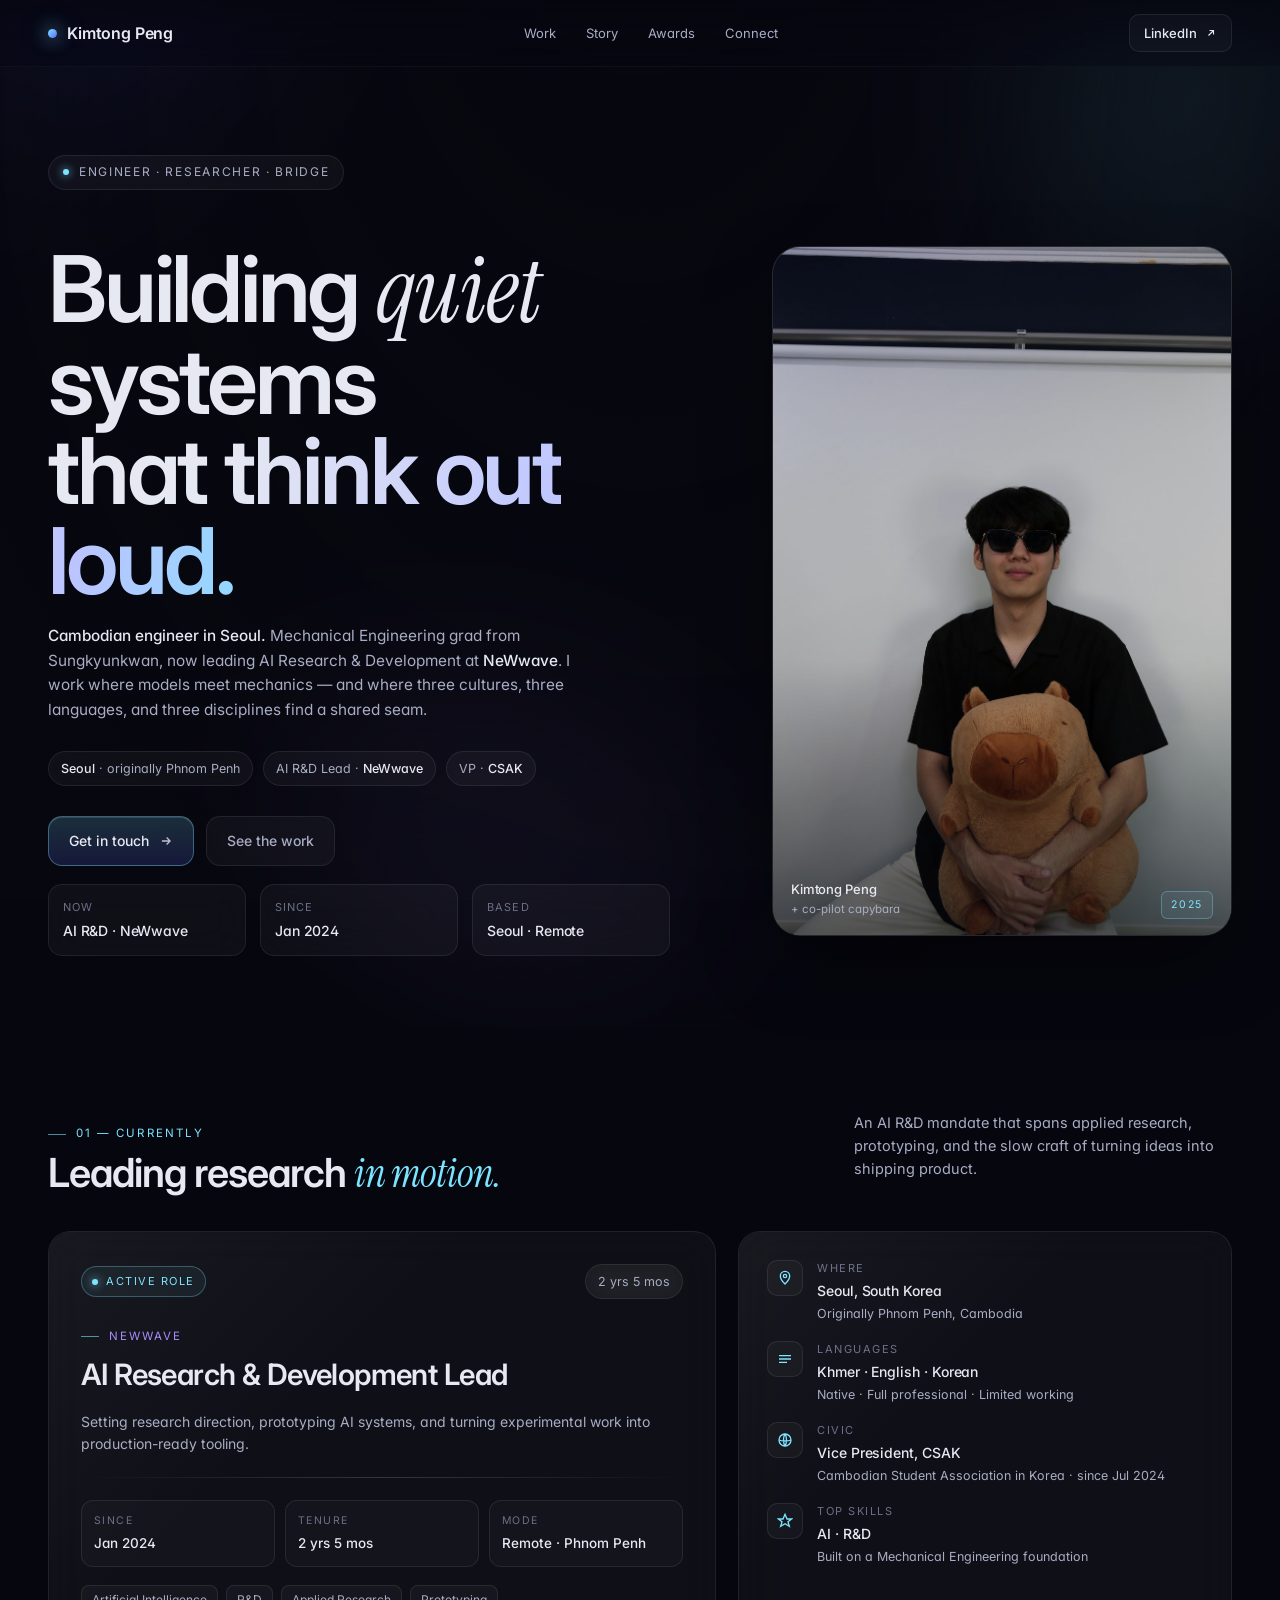
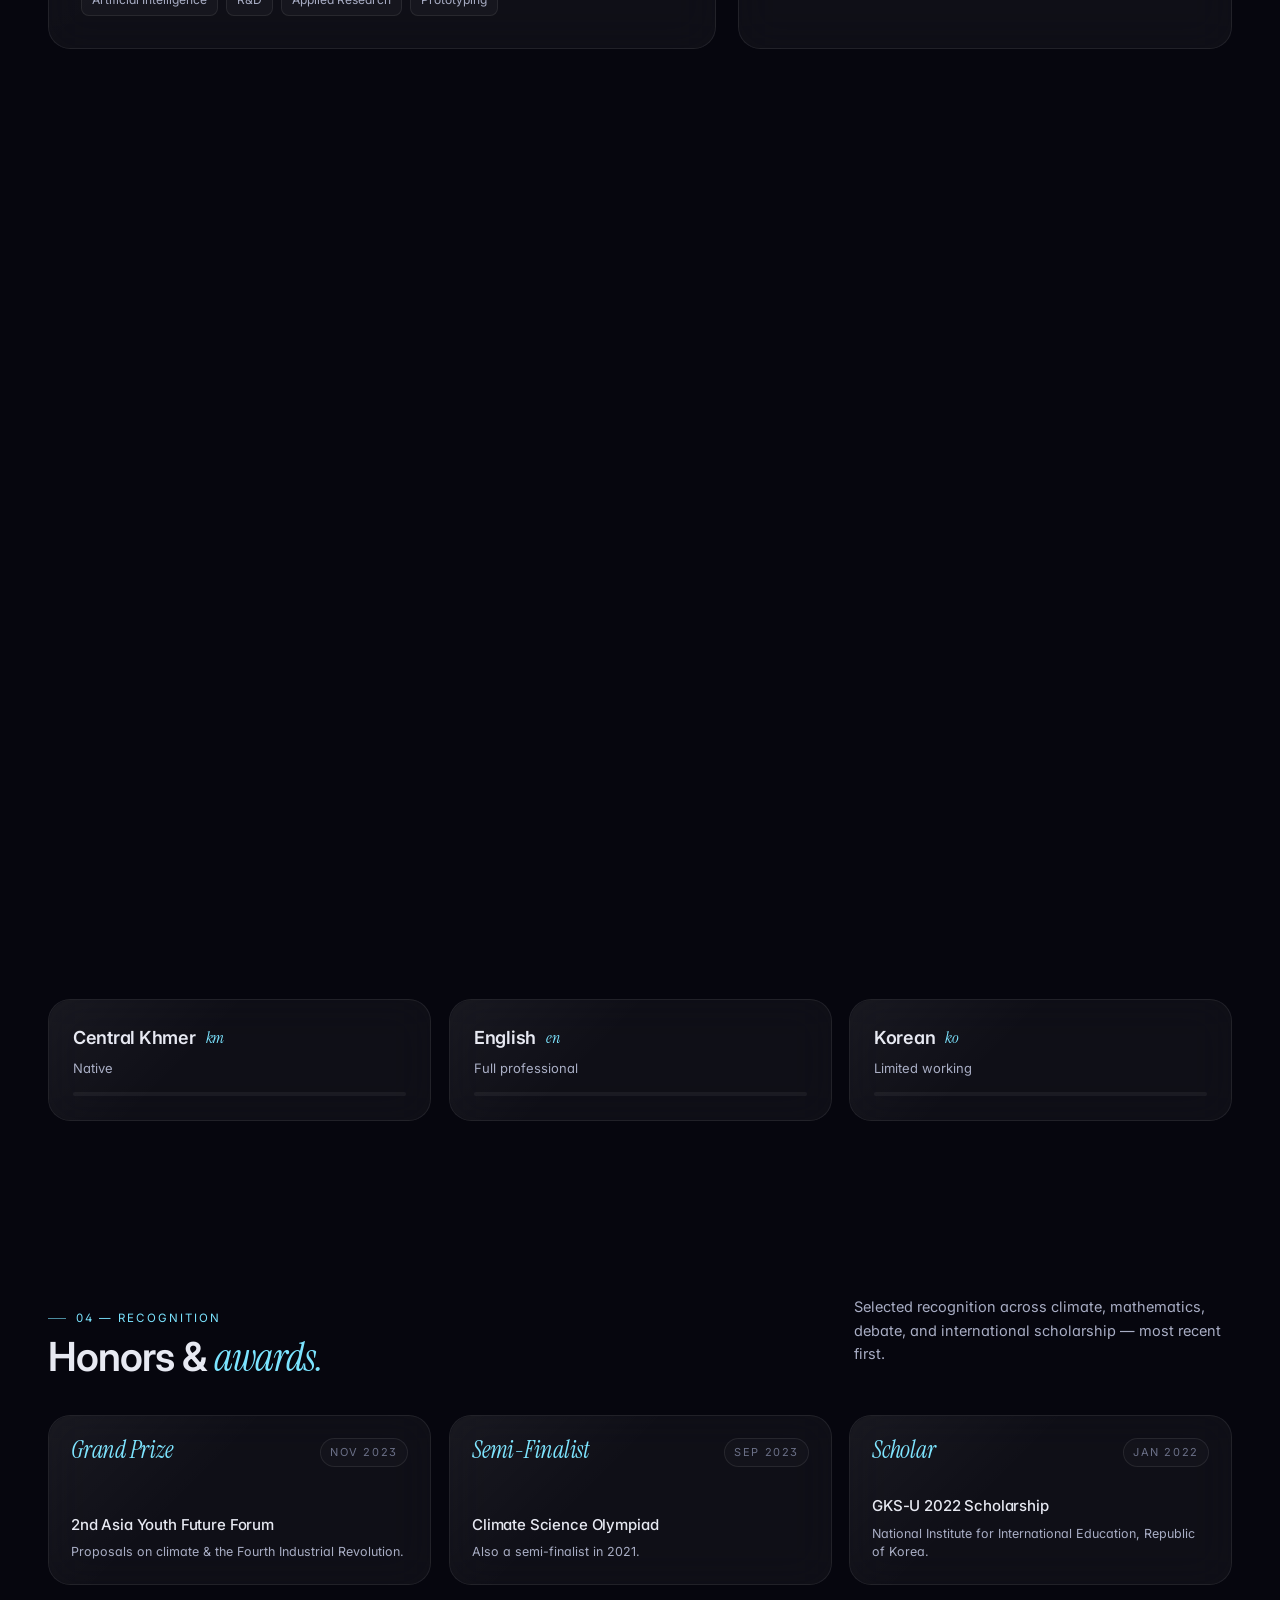
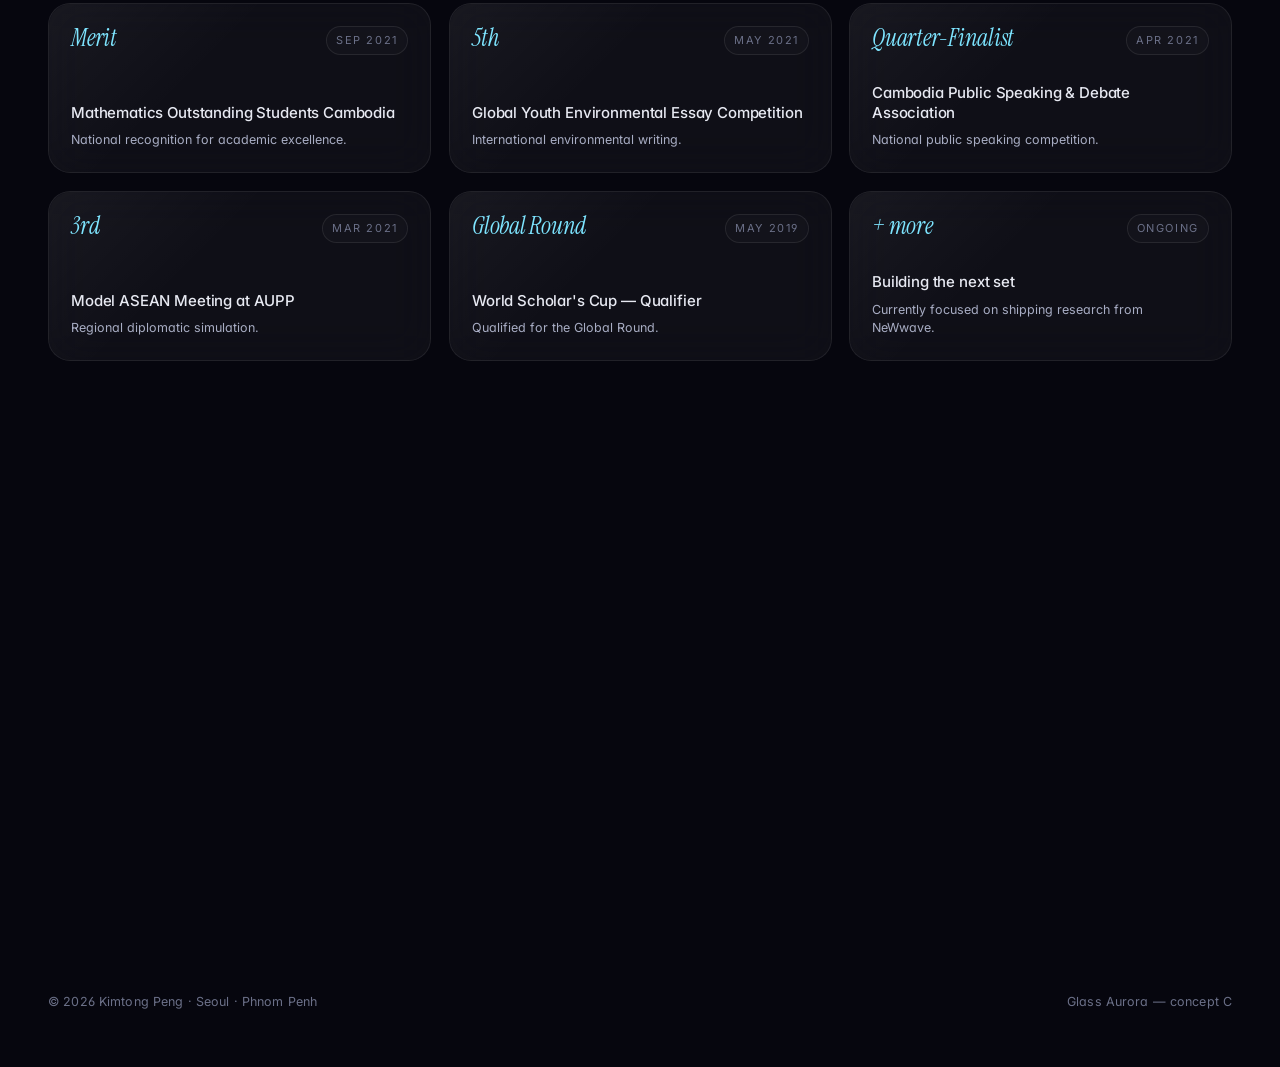
<file: concepts/glass-aurora.html>
<!doctype html>
<html lang="en">
<head>
<meta charset="utf-8" />
<meta name="viewport" content="width=device-width, initial-scale=1, viewport-fit=cover" />
<title>Kimtong Peng — Engineer, Researcher, Bridge</title>
<meta name="description" content="Kimtong Peng — Cambodian engineer in Seoul. AI R&D Lead at NeWwave. Sungkyunkwan ME. Vice President, CSAK." />
<link rel="preconnect" href="https://fonts.googleapis.com" />
<link rel="preconnect" href="https://fonts.gstatic.com" crossorigin />
<link href="https://fonts.googleapis.com/css2?family=Inter:wght@300;400;500;600;700&family=Instrument+Serif:ital@0;1&display=swap" rel="stylesheet" />
<style>
  :root{
    --bg:#06060E;
    --bg-2:#0A0A18;
    --ink:#E7E9F2;
    --ink-dim:#A8ADC4;
    --ink-mute:#6B7088;
    --indigo:#5B6BFF;
    --cyan:#7BE4FF;
    --violet:#A78BFA;
    --line:rgba(255,255,255,0.08);
    --line-strong:rgba(255,255,255,0.16);
    --glass:rgba(255,255,255,0.04);
    --glass-2:rgba(255,255,255,0.06);
    --radius:22px;
    --radius-lg:28px;
    --maxw:1240px;
    --ease:cubic-bezier(.2,.7,.2,1);
  }
  *{box-sizing:border-box}
  html,body{margin:0;padding:0;background:var(--bg);color:var(--ink);font-family:'Inter',ui-sans-serif,system-ui,-apple-system,Segoe UI,Roboto,sans-serif;-webkit-font-smoothing:antialiased;text-rendering:optimizeLegibility;font-feature-settings:"ss01","cv11";line-height:1.55;overflow-x:hidden}
  body{min-height:100vh;position:relative;isolation:isolate}
  a{color:inherit;text-decoration:none}
  ::selection{background:rgba(123,228,255,0.25);color:#fff}

  /* === Aurora field === */
  .aurora{position:fixed;inset:-10vmax;z-index:-3;overflow:hidden;pointer-events:none}
  .aurora::after{content:"";position:absolute;inset:0;background:radial-gradient(ellipse at 50% 0%, transparent 0%, var(--bg) 75%)}
  .blob{position:absolute;border-radius:50%;filter:blur(90px);opacity:.55;mix-blend-mode:screen;will-change:transform}
  .b1{width:62vmax;height:62vmax;left:-18vmax;top:-22vmax;background:radial-gradient(circle at 30% 30%, #5B6BFF 0%, rgba(91,107,255,0) 60%);animation:drift1 60s var(--ease) infinite alternate}
  .b2{width:54vmax;height:54vmax;right:-16vmax;top:-8vmax;background:radial-gradient(circle at 50% 50%, #7BE4FF 0%, rgba(123,228,255,0) 60%);animation:drift2 80s var(--ease) infinite alternate;opacity:.42}
  .b3{width:70vmax;height:70vmax;left:10vmax;bottom:-32vmax;background:radial-gradient(circle at 50% 50%, #A78BFA 0%, rgba(167,139,250,0) 60%);animation:drift3 40s var(--ease) infinite alternate;opacity:.48}
  @keyframes drift1{
    0%{transform:translate(0,0) scale(1)}
    50%{transform:translate(10vmax,6vmax) scale(1.12)}
    100%{transform:translate(-6vmax,12vmax) scale(.95)}
  }
  @keyframes drift2{
    0%{transform:translate(0,0) scale(1)}
    50%{transform:translate(-12vmax,8vmax) scale(1.08)}
    100%{transform:translate(8vmax,-4vmax) scale(1.05)}
  }
  @keyframes drift3{
    0%{transform:translate(0,0) scale(1)}
    50%{transform:translate(-8vmax,-10vmax) scale(.92)}
    100%{transform:translate(14vmax,-6vmax) scale(1.15)}
  }

  /* === Noise overlay === */
  .noise{position:fixed;inset:0;z-index:-2;pointer-events:none;opacity:.05;mix-blend-mode:overlay;background-image:url("data:image/svg+xml;utf8,<svg xmlns='http://www.w3.org/2000/svg' width='220' height='220'><filter id='n'><feTurbulence type='fractalNoise' baseFrequency='0.9' numOctaves='2' stitchTiles='stitch'/><feColorMatrix values='0 0 0 0 1  0 0 0 0 1  0 0 0 0 1  0 0 0 0.6 0'/></filter><rect width='100%25' height='100%25' filter='url(%23n)'/></svg>");background-size:220px 220px}

  /* === Grid ghost === */
  .grid-lines{position:fixed;inset:0;z-index:-1;pointer-events:none;opacity:.35;background-image:
    linear-gradient(to right, rgba(255,255,255,0.025) 1px, transparent 1px),
    linear-gradient(to bottom, rgba(255,255,255,0.025) 1px, transparent 1px);
    background-size:80px 80px;
    mask-image:radial-gradient(ellipse at 50% 30%, #000 0%, transparent 75%);
    -webkit-mask-image:radial-gradient(ellipse at 50% 30%, #000 0%, transparent 75%);
  }

  /* === Cursor glow === */
  .cursor-glow{position:fixed;top:0;left:0;width:520px;height:520px;border-radius:50%;background:radial-gradient(circle, rgba(123,228,255,0.18) 0%, rgba(91,107,255,0.08) 35%, transparent 65%);transform:translate(-50%,-50%);pointer-events:none;z-index:1;mix-blend-mode:screen;transition:opacity .4s ease;opacity:0;will-change:transform}
  .cursor-glow.on{opacity:1}

  /* === Layout === */
  .wrap{max-width:var(--maxw);margin:0 auto;padding:0 28px;position:relative;z-index:2}
  @media (max-width:560px){.wrap{padding:0 18px}}

  /* === Nav === */
  nav.top{position:sticky;top:0;z-index:50;backdrop-filter:saturate(140%) blur(14px);-webkit-backdrop-filter:saturate(140%) blur(14px);background:linear-gradient(180deg, rgba(6,6,14,0.75), rgba(6,6,14,0.35));border-bottom:1px solid rgba(255,255,255,0.04)}
  .nav-inner{max-width:var(--maxw);margin:0 auto;padding:14px 28px;display:flex;align-items:center;justify-content:space-between;gap:24px}
  @media (max-width:560px){.nav-inner{padding:12px 18px}}
  .brand{display:flex;align-items:center;gap:10px;font-weight:600;letter-spacing:-0.01em}
  .brand .dot{width:9px;height:9px;border-radius:50%;background:linear-gradient(135deg,var(--cyan),var(--indigo));box-shadow:0 0 18px var(--cyan),0 0 36px rgba(91,107,255,0.45);animation:pulseDot 3s ease-in-out infinite}
  @keyframes pulseDot{0%,100%{filter:brightness(1)}50%{filter:brightness(1.4)}}
  .nav-links{display:flex;gap:6px;align-items:center}
  .nav-links a{font-size:13px;color:var(--ink-dim);padding:8px 12px;border-radius:10px;transition:color .25s ease, background .25s ease}
  .nav-links a:hover{color:var(--ink);background:rgba(255,255,255,0.04)}
  .nav-cta{font-size:13px;font-weight:500;color:var(--ink);padding:8px 14px;border-radius:10px;border:1px solid var(--line);background:rgba(255,255,255,0.03);display:inline-flex;align-items:center;gap:8px;transition:all .25s ease}
  .nav-cta:hover{border-color:var(--line-strong);background:rgba(255,255,255,0.06);transform:translateY(-1px)}
  .nav-cta svg{width:12px;height:12px}
  @media (max-width:720px){.nav-links{display:none}}

  /* === Hero === */
  header.hero{padding:88px 0 60px;position:relative}
  .eyebrow{display:inline-flex;align-items:center;gap:10px;font-size:12px;color:var(--ink-dim);letter-spacing:0.14em;text-transform:uppercase;padding:7px 14px;border:1px solid var(--line);border-radius:999px;background:var(--glass);backdrop-filter:blur(20px);-webkit-backdrop-filter:blur(20px)}
  .eyebrow .pulse{width:6px;height:6px;border-radius:50%;background:var(--cyan);box-shadow:0 0 8px var(--cyan);animation:pulseDot 2.4s ease-in-out infinite}
  .hero-grid{display:grid;grid-template-columns:1.25fr 1fr;gap:64px;align-items:center;margin-top:36px}
  @media (max-width:920px){.hero-grid{grid-template-columns:1fr;gap:48px}}
  h1.title{font-family:'Inter',sans-serif;font-weight:600;font-size:clamp(44px, 7.5vw, 92px);line-height:0.98;letter-spacing:-0.035em;margin:18px 0 18px}
  h1.title .grad{background:linear-gradient(100deg,#E7E9F2 0%, #BCC4FF 35%, #7BE4FF 60%, #A78BFA 85%, #E7E9F2 100%);background-size:200% 100%;-webkit-background-clip:text;background-clip:text;color:transparent;animation:hueShift 14s linear infinite}
  h1.title em{font-family:'Instrument Serif',serif;font-style:italic;font-weight:400;letter-spacing:-0.01em}
  @keyframes hueShift{0%{background-position:0% 0%}100%{background-position:200% 0%}}
  .lead{color:var(--ink-dim);font-size:clamp(15px,1.2vw,17px);max-width:54ch;margin:0 0 28px;line-height:1.6}
  .lead b{color:var(--ink);font-weight:500}
  .meta-row{display:flex;flex-wrap:wrap;gap:10px;margin-bottom:30px}
  .chip{font-size:12.5px;color:var(--ink-dim);padding:7px 12px;border-radius:999px;border:1px solid var(--line);background:var(--glass);backdrop-filter:blur(12px);-webkit-backdrop-filter:blur(12px)}
  .chip strong{color:var(--ink);font-weight:500}
  .cta-row{display:flex;flex-wrap:wrap;gap:12px}
  .btn{display:inline-flex;align-items:center;gap:10px;font-size:14px;font-weight:500;padding:13px 20px;border-radius:14px;transition:all .3s var(--ease);cursor:pointer;border:1px solid transparent}
  .btn-primary{background:linear-gradient(180deg, rgba(123,228,255,0.18), rgba(91,107,255,0.18));border-color:rgba(123,228,255,0.35);color:var(--ink);box-shadow:0 1px 0 rgba(255,255,255,0.12) inset, 0 0 0 0 rgba(123,228,255,0.0)}
  .btn-primary:hover{transform:translateY(-2px);box-shadow:0 1px 0 rgba(255,255,255,0.18) inset, 0 12px 36px -8px rgba(123,228,255,0.4)}
  .btn-ghost{background:var(--glass);border-color:var(--line);color:var(--ink-dim);backdrop-filter:blur(20px);-webkit-backdrop-filter:blur(20px)}
  .btn-ghost:hover{color:var(--ink);border-color:var(--line-strong);transform:translateY(-2px)}
  .btn svg{width:14px;height:14px;opacity:.8}

  /* === Portrait === */
  .portrait-wrap{position:relative;justify-self:end;width:100%;max-width:460px}
  @media (max-width:920px){.portrait-wrap{justify-self:center;max-width:360px}}
  .portrait-frame{position:relative;border-radius:28px;overflow:hidden;border:1px solid rgba(255,255,255,0.1);background:linear-gradient(180deg,rgba(255,255,255,0.04),rgba(255,255,255,0.01));backdrop-filter:blur(20px);-webkit-backdrop-filter:blur(20px);aspect-ratio:933/1400;box-shadow:0 30px 80px -20px rgba(0,0,0,0.6), 0 0 0 1px rgba(255,255,255,0.04) inset;animation:halo 4.2s ease-in-out infinite}
  @keyframes halo{
    0%,100%{box-shadow:0 30px 80px -20px rgba(0,0,0,0.6), 0 0 0 1px rgba(255,255,255,0.05) inset, 0 0 0 0 rgba(91,107,255,0), 0 0 60px -10px rgba(123,228,255,0.15)}
    50%{box-shadow:0 30px 100px -20px rgba(0,0,0,0.7), 0 0 0 1px rgba(255,255,255,0.08) inset, 0 0 0 6px rgba(91,107,255,0.05), 0 0 90px -10px rgba(123,228,255,0.35)}
  }
  .portrait-frame img{position:absolute;inset:0;width:100%;height:100%;object-fit:cover;filter:saturate(0.88) contrast(1.02) brightness(0.96) hue-rotate(-6deg)}
  .portrait-frame::after{content:"";position:absolute;inset:0;background:linear-gradient(160deg, rgba(91,107,255,0.18) 0%, transparent 35%, transparent 65%, rgba(123,228,255,0.16) 100%);mix-blend-mode:overlay;pointer-events:none}
  .portrait-frame::before{content:"";position:absolute;inset:0;background:linear-gradient(180deg, transparent 60%, rgba(6,6,14,0.55) 100%);pointer-events:none;z-index:1}
  .portrait-caption{position:absolute;left:18px;bottom:16px;right:18px;z-index:2;display:flex;align-items:flex-end;justify-content:space-between;gap:12px}
  .portrait-caption .who{font-size:13px;color:var(--ink);font-weight:500;letter-spacing:-0.01em}
  .portrait-caption .who span{display:block;font-size:11.5px;color:var(--ink-dim);font-weight:400;margin-top:2px;letter-spacing:0}
  .portrait-tag{font-size:10.5px;letter-spacing:0.16em;text-transform:uppercase;color:var(--cyan);padding:5px 9px;border:1px solid rgba(123,228,255,0.3);border-radius:6px;background:rgba(123,228,255,0.08);backdrop-filter:blur(6px)}

  .hero-stats{display:grid;grid-template-columns:repeat(3,1fr);gap:14px;margin-top:18px}
  .hero-stats .stat{padding:14px 14px;border-radius:14px;background:var(--glass);border:1px solid var(--line);backdrop-filter:blur(20px);-webkit-backdrop-filter:blur(20px)}
  .hero-stats .stat .k{font-size:11px;color:var(--ink-mute);letter-spacing:0.1em;text-transform:uppercase}
  .hero-stats .stat .v{font-size:14px;color:var(--ink);font-weight:500;margin-top:4px;letter-spacing:-0.01em}

  /* === Section heading === */
  section{padding:80px 0;position:relative}
  @media (max-width:720px){section{padding:60px 0}}
  .sec-head{display:flex;align-items:flex-end;justify-content:space-between;gap:24px;margin-bottom:36px}
  .sec-label{font-size:11.5px;letter-spacing:0.18em;text-transform:uppercase;color:var(--cyan);display:inline-flex;align-items:center;gap:10px}
  .sec-label::before{content:"";width:18px;height:1px;background:var(--cyan);opacity:.6}
  .sec-title{font-size:clamp(28px,3.4vw,40px);font-weight:600;letter-spacing:-0.025em;margin:8px 0 0;line-height:1.1}
  .sec-title em{font-family:'Instrument Serif',serif;font-style:italic;font-weight:400;color:var(--cyan)}
  .sec-blurb{color:var(--ink-dim);max-width:42ch;font-size:14.5px;line-height:1.6}

  /* === Glass card === */
  .card{position:relative;background:var(--glass);border:1px solid var(--line);border-radius:var(--radius);backdrop-filter:blur(20px);-webkit-backdrop-filter:blur(20px);padding:24px;transition:transform .4s var(--ease), border-color .4s var(--ease), box-shadow .4s var(--ease), background .4s var(--ease);will-change:transform;overflow:hidden}
  .card::before{content:"";position:absolute;inset:0;border-radius:inherit;background:linear-gradient(135deg, rgba(255,255,255,0.06), transparent 40%);pointer-events:none;opacity:.7}
  .card:hover{transform:translateY(-4px);border-color:var(--line-strong);background:var(--glass-2);box-shadow:0 24px 60px -20px rgba(91,107,255,0.25), 0 0 0 1px rgba(255,255,255,0.06) inset, 0 0 80px -20px rgba(123,228,255,0.2)}

  /* === Now / Role === */
  .now-grid{display:grid;grid-template-columns:1.35fr 1fr;gap:22px}
  @media (max-width:920px){.now-grid{grid-template-columns:1fr}}
  .role-card{padding:32px}
  .role-head{display:flex;align-items:center;justify-content:space-between;gap:16px;margin-bottom:20px}
  .live{display:inline-flex;align-items:center;gap:8px;font-size:11px;letter-spacing:0.14em;text-transform:uppercase;color:#7BE4FF;padding:6px 10px;border:1px solid rgba(123,228,255,0.3);border-radius:999px;background:rgba(123,228,255,0.06)}
  .live .dotlive{width:6px;height:6px;border-radius:50%;background:var(--cyan);box-shadow:0 0 10px var(--cyan);animation:pulseDot 1.8s infinite}
  .role-title{font-size:clamp(22px,2.3vw,30px);font-weight:600;letter-spacing:-0.02em;margin:6px 0 6px}
  .role-org{font-size:14px;color:var(--ink-dim)}
  .role-org strong{color:var(--ink);font-weight:500}
  .role-divider{height:1px;background:linear-gradient(90deg, transparent, var(--line-strong), transparent);margin:22px 0}
  .role-meta{display:grid;grid-template-columns:repeat(3,1fr);gap:10px}
  @media (max-width:520px){.role-meta{grid-template-columns:1fr 1fr}}
  .role-meta .cell{padding:12px;border-radius:12px;background:rgba(255,255,255,0.025);border:1px solid var(--line)}
  .cell .k{font-size:10.5px;letter-spacing:0.14em;text-transform:uppercase;color:var(--ink-mute)}
  .cell .v{font-size:13.5px;color:var(--ink);margin-top:4px;font-weight:500}
  .role-tags{display:flex;flex-wrap:wrap;gap:8px;margin-top:18px}
  .tag{font-size:12px;color:var(--ink-dim);padding:5px 10px;border-radius:8px;background:rgba(255,255,255,0.03);border:1px solid var(--line)}

  .ident-card{padding:28px;display:flex;flex-direction:column;gap:18px}
  .ident-row{display:flex;align-items:flex-start;gap:14px}
  .ident-icon{width:36px;height:36px;flex:0 0 36px;border-radius:10px;border:1px solid var(--line);background:rgba(255,255,255,0.03);display:grid;place-items:center;color:var(--cyan)}
  .ident-icon svg{width:16px;height:16px}
  .ident-text .k{font-size:11px;letter-spacing:0.14em;text-transform:uppercase;color:var(--ink-mute)}
  .ident-text .v{font-size:14px;color:var(--ink);margin-top:3px;font-weight:500;letter-spacing:-0.005em}
  .ident-text .v small{display:block;color:var(--ink-dim);font-weight:400;margin-top:2px;font-size:12.5px;letter-spacing:0}

  /* === Education / Volunteer columns === */
  .two-col{display:grid;grid-template-columns:1fr 1fr;gap:22px}
  @media (max-width:920px){.two-col{grid-template-columns:1fr}}
  .timeline{padding:28px}
  .t-item{position:relative;padding:14px 0 14px 22px;border-left:1px solid var(--line)}
  .t-item:not(:last-child){border-bottom:1px dashed rgba(255,255,255,0.05)}
  .t-item::before{content:"";position:absolute;left:-4.5px;top:18px;width:8px;height:8px;border-radius:50%;background:var(--bg);border:1px solid var(--cyan);box-shadow:0 0 0 3px rgba(123,228,255,0.08)}
  .t-item .when{font-size:11px;letter-spacing:0.14em;text-transform:uppercase;color:var(--ink-mute)}
  .t-item .what{font-size:14.5px;color:var(--ink);margin-top:4px;font-weight:500;letter-spacing:-0.01em}
  .t-item .where{font-size:13px;color:var(--ink-dim);margin-top:2px}

  /* === Awards === */
  .awards-grid{display:grid;grid-template-columns:repeat(3,1fr);gap:18px}
  @media (max-width:920px){.awards-grid{grid-template-columns:1fr 1fr}}
  @media (max-width:560px){.awards-grid{grid-template-columns:1fr}}
  .award{padding:22px;display:flex;flex-direction:column;justify-content:space-between;min-height:170px}
  .award .top{display:flex;align-items:flex-start;justify-content:space-between;gap:10px;margin-bottom:14px}
  .award .rank{font-family:'Instrument Serif',serif;font-style:italic;font-size:24px;color:var(--cyan);letter-spacing:-0.01em;line-height:1}
  .award .year{font-size:11px;letter-spacing:0.14em;text-transform:uppercase;color:var(--ink-mute);padding:5px 9px;border:1px solid var(--line);border-radius:999px;background:rgba(255,255,255,0.02)}
  .award h4{font-size:15px;line-height:1.35;margin:0;font-weight:500;letter-spacing:-0.01em;color:var(--ink)}
  .award p{margin:8px 0 0;font-size:12.5px;color:var(--ink-dim);line-height:1.5}

  /* === Languages / skills === */
  .lang-grid{display:grid;grid-template-columns:repeat(3,1fr);gap:18px}
  @media (max-width:720px){.lang-grid{grid-template-columns:1fr}}
  .lang{padding:24px}
  .lang .name{font-size:18px;font-weight:600;letter-spacing:-0.015em;display:flex;align-items:center;gap:10px}
  .lang .name .iso{font-family:'Instrument Serif',serif;font-style:italic;color:var(--cyan);font-weight:400;font-size:16px}
  .lang .level{font-size:13px;color:var(--ink-dim);margin-top:6px}
  .meter{height:4px;border-radius:999px;background:rgba(255,255,255,0.05);margin-top:14px;overflow:hidden;position:relative}
  .meter > span{display:block;height:100%;border-radius:999px;background:linear-gradient(90deg,var(--indigo),var(--cyan));box-shadow:0 0 12px rgba(123,228,255,0.5);transform-origin:left;transform:scaleX(0);transition:transform 1.4s var(--ease)}
  .meter.in > span{transform:scaleX(var(--p,0.6))}

  /* === Connect === */
  .connect{position:relative;padding:54px;border-radius:var(--radius-lg);overflow:hidden}
  .connect::before{content:"";position:absolute;inset:0;background:radial-gradient(80% 100% at 50% 0%, rgba(91,107,255,0.18), transparent 65%), radial-gradient(60% 100% at 100% 100%, rgba(123,228,255,0.14), transparent 60%);pointer-events:none}
  .connect-grid{display:grid;grid-template-columns:1.2fr 1fr;gap:30px;align-items:center;position:relative}
  @media (max-width:820px){.connect-grid{grid-template-columns:1fr}}
  .connect h3{font-size:clamp(26px,3vw,38px);font-weight:600;letter-spacing:-0.025em;margin:8px 0 10px;line-height:1.1}
  .connect h3 em{font-family:'Instrument Serif',serif;font-style:italic;color:var(--cyan);font-weight:400}
  .connect p{color:var(--ink-dim);max-width:46ch;font-size:14.5px}
  .connect-side{display:flex;flex-direction:column;gap:10px}
  .connect-link{display:flex;align-items:center;justify-content:space-between;padding:16px 18px;border-radius:14px;border:1px solid var(--line);background:rgba(255,255,255,0.03);transition:all .3s var(--ease)}
  .connect-link:hover{border-color:rgba(123,228,255,0.3);background:rgba(123,228,255,0.05);transform:translateX(4px)}
  .connect-link .left{display:flex;align-items:center;gap:14px}
  .connect-link .left .ic{width:32px;height:32px;border-radius:8px;background:rgba(255,255,255,0.05);display:grid;place-items:center;color:var(--cyan)}
  .connect-link .left .ic svg{width:14px;height:14px}
  .connect-link .k{font-size:11px;letter-spacing:0.14em;text-transform:uppercase;color:var(--ink-mute)}
  .connect-link .v{font-size:14px;color:var(--ink);font-weight:500;letter-spacing:-0.005em;margin-top:2px}
  .connect-link .arr{color:var(--ink-mute);transition:color .3s ease}
  .connect-link:hover .arr{color:var(--cyan)}

  /* === Footer === */
  footer{padding:36px 0 56px;color:var(--ink-mute);font-size:12.5px;letter-spacing:0.01em}
  .foot-inner{display:flex;align-items:center;justify-content:space-between;flex-wrap:wrap;gap:14px}

  /* === Reveal === */
  .reveal{opacity:0;transform:translateY(28px);transition:opacity .9s var(--ease), transform .9s var(--ease)}
  .reveal.in{opacity:1;transform:none}
  .reveal[data-d="1"]{transition-delay:.06s}
  .reveal[data-d="2"]{transition-delay:.12s}
  .reveal[data-d="3"]{transition-delay:.18s}
  .reveal[data-d="4"]{transition-delay:.24s}
  .reveal[data-d="5"]{transition-delay:.30s}
  .reveal[data-d="6"]{transition-delay:.36s}

  @media (max-width:720px){
    .cursor-glow{display:none}
  }
  @media (prefers-reduced-motion: reduce){
    .blob{animation:none}
    .portrait-frame{animation:none}
    .reveal{opacity:1;transform:none;transition:none}
    .cursor-glow{display:none}
    h1.title .grad{animation:none}
    .meter > span{transition:none}
  }
</style>
</head>
<body>
  <div class="aurora" aria-hidden="true">
    <div class="blob b1"></div>
    <div class="blob b2"></div>
    <div class="blob b3"></div>
  </div>
  <div class="grid-lines" aria-hidden="true"></div>
  <div class="noise" aria-hidden="true"></div>
  <div class="cursor-glow" id="cursorGlow" aria-hidden="true"></div>

  <nav class="top">
    <div class="nav-inner">
      <a class="brand" href="#top">
        <span class="dot"></span>
        <span>Kimtong Peng</span>
      </a>
      <div class="nav-links">
        <a href="#work">Work</a>
        <a href="#story">Story</a>
        <a href="#awards">Awards</a>
        <a href="#connect">Connect</a>
      </div>
      <a class="nav-cta" href="https://www.linkedin.com/in/kimtong-peng" target="_blank" rel="noopener">
        LinkedIn
        <svg viewBox="0 0 24 24" fill="none" stroke="currentColor" stroke-width="2.2"><path d="M7 17L17 7M9 7h8v8"/></svg>
      </a>
    </div>
  </nav>

  <main id="top">
    <div class="wrap">
      <header class="hero">
        <div class="reveal" data-d="1">
          <span class="eyebrow"><span class="pulse"></span>Engineer · Researcher · Bridge</span>
        </div>
        <div class="hero-grid">
          <div>
            <h1 class="title reveal" data-d="2">
              Building <em>quiet</em> systems<br/>that <span class="grad">think out loud.</span>
            </h1>
            <p class="lead reveal" data-d="3">
              <b>Cambodian engineer in Seoul.</b> Mechanical Engineering grad from Sungkyunkwan,
              now leading AI Research &amp; Development at <b>NeWwave</b>. I work where models meet
              mechanics — and where three cultures, three languages, and three disciplines find a
              shared seam.
            </p>
            <div class="meta-row reveal" data-d="4">
              <span class="chip"><strong>Seoul</strong> · originally Phnom Penh</span>
              <span class="chip">AI R&amp;D Lead · <strong>NeWwave</strong></span>
              <span class="chip">VP · <strong>CSAK</strong></span>
            </div>
            <div class="cta-row reveal" data-d="5">
              <a class="btn btn-primary" href="#connect">
                Get in touch
                <svg viewBox="0 0 24 24" fill="none" stroke="currentColor" stroke-width="2.2"><path d="M5 12h14M13 6l6 6-6 6"/></svg>
              </a>
              <a class="btn btn-ghost" href="#work">
                See the work
              </a>
            </div>
            <div class="hero-stats reveal" data-d="6">
              <div class="stat"><div class="k">Now</div><div class="v">AI R&amp;D · NeWwave</div></div>
              <div class="stat"><div class="k">Since</div><div class="v">Jan 2024</div></div>
              <div class="stat"><div class="k">Based</div><div class="v">Seoul · Remote</div></div>
            </div>
          </div>

          <div class="portrait-wrap reveal parallax" data-d="3" data-depth="6">
            <div class="portrait-frame">
              <img src="../assets/profile.jpg" alt="Kimtong Peng in sunglasses holding a capybara plush" loading="eager" />
              <div class="portrait-caption">
                <div class="who">Kimtong Peng <span>+ co-pilot capybara</span></div>
                <span class="portrait-tag">2025</span>
              </div>
            </div>
          </div>
        </div>
      </header>

      <section id="work">
        <div class="sec-head reveal">
          <div>
            <span class="sec-label">01 — Currently</span>
            <h2 class="sec-title">Leading research <em>in motion.</em></h2>
          </div>
          <p class="sec-blurb">An AI R&amp;D mandate that spans applied research, prototyping, and the slow craft of turning ideas into shipping product.</p>
        </div>

        <div class="now-grid">
          <div class="card role-card reveal parallax" data-d="1" data-depth="4">
            <div class="role-head">
              <span class="live"><span class="dotlive"></span>Active role</span>
              <span class="chip">2 yrs 5 mos</span>
            </div>
            <div>
              <div class="sec-label" style="color:var(--violet)">NeWwave</div>
              <h3 class="role-title">AI Research &amp; Development Lead</h3>
              <p class="role-org">Setting research direction, prototyping AI systems, and turning experimental work into production-ready tooling.</p>
            </div>
            <div class="role-divider"></div>
            <div class="role-meta">
              <div class="cell"><div class="k">Since</div><div class="v">Jan 2024</div></div>
              <div class="cell"><div class="k">Tenure</div><div class="v">2 yrs 5 mos</div></div>
              <div class="cell"><div class="k">Mode</div><div class="v">Remote · Phnom Penh</div></div>
            </div>
            <div class="role-tags">
              <span class="tag">Artificial Intelligence</span>
              <span class="tag">R&amp;D</span>
              <span class="tag">Applied Research</span>
              <span class="tag">Prototyping</span>
            </div>
          </div>

          <div class="card ident-card reveal parallax" data-d="2" data-depth="4">
            <div class="ident-row">
              <div class="ident-icon">
                <svg viewBox="0 0 24 24" fill="none" stroke="currentColor" stroke-width="2"><path d="M12 21s-7-6.5-7-12a7 7 0 1114 0c0 5.5-7 12-7 12z"/><circle cx="12" cy="9" r="2.5"/></svg>
              </div>
              <div class="ident-text">
                <div class="k">Where</div>
                <div class="v">Seoul, South Korea<small>Originally Phnom Penh, Cambodia</small></div>
              </div>
            </div>
            <div class="ident-row">
              <div class="ident-icon">
                <svg viewBox="0 0 24 24" fill="none" stroke="currentColor" stroke-width="2"><path d="M3 7h18M3 12h18M3 17h12"/></svg>
              </div>
              <div class="ident-text">
                <div class="k">Languages</div>
                <div class="v">Khmer · English · Korean<small>Native · Full professional · Limited working</small></div>
              </div>
            </div>
            <div class="ident-row">
              <div class="ident-icon">
                <svg viewBox="0 0 24 24" fill="none" stroke="currentColor" stroke-width="2"><circle cx="12" cy="12" r="9"/><path d="M3 12c4 2 14 2 18 0M12 3c3 4 3 14 0 18M12 3c-3 4-3 14 0 18"/></svg>
              </div>
              <div class="ident-text">
                <div class="k">Civic</div>
                <div class="v">Vice President, CSAK<small>Cambodian Student Association in Korea · since Jul 2024</small></div>
              </div>
            </div>
            <div class="ident-row">
              <div class="ident-icon">
                <svg viewBox="0 0 24 24" fill="none" stroke="currentColor" stroke-width="2"><path d="M12 2l3 7h7l-5.5 4 2 7L12 16l-6.5 4 2-7L2 9h7z"/></svg>
              </div>
              <div class="ident-text">
                <div class="k">Top skills</div>
                <div class="v">AI · R&amp;D<small>Built on a Mechanical Engineering foundation</small></div>
              </div>
            </div>
          </div>
        </div>
      </section>

      <section id="story">
        <div class="sec-head reveal">
          <div>
            <span class="sec-label">02 — Trajectory</span>
            <h2 class="sec-title">From Phnom Penh to <em>Seoul.</em></h2>
          </div>
          <p class="sec-blurb">A path through mechanical engineering, two languages learned in country, and a civic role that ties it all together.</p>
        </div>

        <div class="two-col">
          <div class="card timeline reveal parallax" data-d="1" data-depth="3">
            <div class="sec-label" style="color:var(--violet);margin-bottom:14px">Education</div>
            <div class="t-item">
              <div class="when">Mar 2023 · Graduated</div>
              <div class="what">BE, Mechanical Engineering</div>
              <div class="where">Sungkyunkwan University</div>
            </div>
            <div class="t-item">
              <div class="when">Feb 2022 – Feb 2023</div>
              <div class="what">Korean Language Program</div>
              <div class="where">Daegu University</div>
            </div>
            <div class="t-item">
              <div class="when">2009 – 2021</div>
              <div class="what">High School Diploma</div>
              <div class="where">Beltei International School</div>
            </div>
          </div>

          <div class="card timeline reveal parallax" data-d="2" data-depth="3">
            <div class="sec-label" style="color:var(--violet);margin-bottom:14px">Volunteer — CSAK</div>
            <div class="t-item">
              <div class="when">Jul 2024 – Present · Education</div>
              <div class="what">Vice President</div>
              <div class="where">Cambodian Student Association in Korea</div>
            </div>
            <div class="t-item">
              <div class="when">Jul 2023 – Jul 2024 · Social Services</div>
              <div class="what">Secretary</div>
              <div class="where">Cambodian Student Association in Korea</div>
            </div>
            <div class="t-item">
              <div class="when">Ongoing</div>
              <div class="what">Promoting Cambodia's image in Korea</div>
              <div class="where">Supporting Cambodian students living in Korea</div>
            </div>
          </div>
        </div>
      </section>

      <section>
        <div class="sec-head reveal">
          <div>
            <span class="sec-label">03 — Languages</span>
            <h2 class="sec-title">Three tongues, <em>one signal.</em></h2>
          </div>
          <p class="sec-blurb">Working across Khmer, English, and Korean — the everyday substrate for everything else.</p>
        </div>
        <div class="lang-grid">
          <div class="card lang reveal parallax" data-d="1" data-depth="3">
            <div class="name">Central Khmer <span class="iso">km</span></div>
            <div class="level">Native</div>
            <div class="meter" data-p="1"><span></span></div>
          </div>
          <div class="card lang reveal parallax" data-d="2" data-depth="3">
            <div class="name">English <span class="iso">en</span></div>
            <div class="level">Full professional</div>
            <div class="meter" data-p="0.92"><span></span></div>
          </div>
          <div class="card lang reveal parallax" data-d="3" data-depth="3">
            <div class="name">Korean <span class="iso">ko</span></div>
            <div class="level">Limited working</div>
            <div class="meter" data-p="0.5"><span></span></div>
          </div>
        </div>
      </section>

      <section id="awards">
        <div class="sec-head reveal">
          <div>
            <span class="sec-label">04 — Recognition</span>
            <h2 class="sec-title">Honors &amp; <em>awards.</em></h2>
          </div>
          <p class="sec-blurb">Selected recognition across climate, mathematics, debate, and international scholarship — most recent first.</p>
        </div>

        <div class="awards-grid">
          <article class="card award reveal parallax" data-d="1" data-depth="3">
            <div class="top">
              <span class="rank">Grand Prize</span>
              <span class="year">Nov 2023</span>
            </div>
            <div>
              <h4>2nd Asia Youth Future Forum</h4>
              <p>Proposals on climate &amp; the Fourth Industrial Revolution.</p>
            </div>
          </article>
          <article class="card award reveal parallax" data-d="2" data-depth="3">
            <div class="top">
              <span class="rank">Semi-Finalist</span>
              <span class="year">Sep 2023</span>
            </div>
            <div>
              <h4>Climate Science Olympiad</h4>
              <p>Also a semi-finalist in 2021.</p>
            </div>
          </article>
          <article class="card award reveal parallax" data-d="3" data-depth="3">
            <div class="top">
              <span class="rank">Scholar</span>
              <span class="year">Jan 2022</span>
            </div>
            <div>
              <h4>GKS-U 2022 Scholarship</h4>
              <p>National Institute for International Education, Republic of Korea.</p>
            </div>
          </article>
          <article class="card award reveal parallax" data-d="4" data-depth="3">
            <div class="top">
              <span class="rank">Merit</span>
              <span class="year">Sep 2021</span>
            </div>
            <div>
              <h4>Mathematics Outstanding Students Cambodia</h4>
              <p>National recognition for academic excellence.</p>
            </div>
          </article>
          <article class="card award reveal parallax" data-d="5" data-depth="3">
            <div class="top">
              <span class="rank">5th</span>
              <span class="year">May 2021</span>
            </div>
            <div>
              <h4>Global Youth Environmental Essay Competition</h4>
              <p>International environmental writing.</p>
            </div>
          </article>
          <article class="card award reveal parallax" data-d="6" data-depth="3">
            <div class="top">
              <span class="rank">Quarter-Finalist</span>
              <span class="year">Apr 2021</span>
            </div>
            <div>
              <h4>Cambodia Public Speaking &amp; Debate Association</h4>
              <p>National public speaking competition.</p>
            </div>
          </article>
          <article class="card award reveal parallax" data-d="1" data-depth="3">
            <div class="top">
              <span class="rank">3rd</span>
              <span class="year">Mar 2021</span>
            </div>
            <div>
              <h4>Model ASEAN Meeting at AUPP</h4>
              <p>Regional diplomatic simulation.</p>
            </div>
          </article>
          <article class="card award reveal parallax" data-d="2" data-depth="3">
            <div class="top">
              <span class="rank">Global Round</span>
              <span class="year">May 2019</span>
            </div>
            <div>
              <h4>World Scholar's Cup — Qualifier</h4>
              <p>Qualified for the Global Round.</p>
            </div>
          </article>
          <article class="card award reveal parallax" data-d="3" data-depth="3">
            <div class="top">
              <span class="rank">+ more</span>
              <span class="year">ongoing</span>
            </div>
            <div>
              <h4>Building the next set</h4>
              <p>Currently focused on shipping research from NeWwave.</p>
            </div>
          </article>
        </div>
      </section>

      <section id="connect">
        <div class="card connect reveal parallax" data-depth="4">
          <div class="connect-grid">
            <div>
              <span class="sec-label">05 — Connect</span>
              <h3>Open to a <em>conversation.</em></h3>
              <p>Research collaborations, AI tooling, R&amp;D partnerships, or student initiatives in Korea — I read everything. Best reached on LinkedIn.</p>
            </div>
            <div class="connect-side">
              <a class="connect-link" href="https://www.linkedin.com/in/kimtong-peng" target="_blank" rel="noopener">
                <span class="left">
                  <span class="ic">
                    <svg viewBox="0 0 24 24" fill="currentColor"><path d="M4.98 3.5C4.98 4.88 3.87 6 2.5 6S0 4.88 0 3.5 1.11 1 2.5 1s2.48 1.12 2.48 2.5zM.22 8h4.56v14H.22V8zm7.1 0h4.37v1.92h.06c.61-1.15 2.1-2.37 4.32-2.37 4.62 0 5.47 3.04 5.47 7v7.45h-4.56v-6.6c0-1.58-.03-3.6-2.2-3.6-2.2 0-2.54 1.72-2.54 3.49V22H7.32V8z"/></svg>
                  </span>
                  <span>
                    <div class="k">LinkedIn</div>
                    <div class="v">/in/kimtong-peng</div>
                  </span>
                </span>
                <span class="arr">
                  <svg width="16" height="16" viewBox="0 0 24 24" fill="none" stroke="currentColor" stroke-width="2.2"><path d="M5 12h14M13 6l6 6-6 6"/></svg>
                </span>
              </a>
              <a class="connect-link" href="#top">
                <span class="left">
                  <span class="ic">
                    <svg viewBox="0 0 24 24" fill="none" stroke="currentColor" stroke-width="2"><path d="M12 21s-7-6.5-7-12a7 7 0 1114 0c0 5.5-7 12-7 12z"/><circle cx="12" cy="9" r="2.5"/></svg>
                  </span>
                  <span>
                    <div class="k">Based in</div>
                    <div class="v">Seoul · KST (UTC+9)</div>
                  </span>
                </span>
                <span class="arr">
                  <svg width="16" height="16" viewBox="0 0 24 24" fill="none" stroke="currentColor" stroke-width="2.2"><circle cx="12" cy="12" r="9"/></svg>
                </span>
              </a>
              <a class="connect-link" href="#work">
                <span class="left">
                  <span class="ic">
                    <svg viewBox="0 0 24 24" fill="none" stroke="currentColor" stroke-width="2"><path d="M4 6h16M4 12h16M4 18h10"/></svg>
                  </span>
                  <span>
                    <div class="k">Currently</div>
                    <div class="v">AI R&amp;D Lead · NeWwave</div>
                  </span>
                </span>
                <span class="arr">
                  <svg width="16" height="16" viewBox="0 0 24 24" fill="none" stroke="currentColor" stroke-width="2.2"><path d="M12 5v14M5 12l7 7 7-7"/></svg>
                </span>
              </a>
            </div>
          </div>
        </div>
      </section>

      <footer>
        <div class="foot-inner">
          <div>&copy; <span id="yr"></span> Kimtong Peng · Seoul · Phnom Penh</div>
          <div>Glass Aurora — concept C</div>
        </div>
      </footer>
    </div>
  </main>

<script>
(function(){
  var reduced = window.matchMedia && window.matchMedia('(prefers-reduced-motion: reduce)').matches;
  var isTouch = window.matchMedia && window.matchMedia('(hover: none), (pointer: coarse)').matches;
  var yrEl = document.getElementById('yr'); if(yrEl) yrEl.textContent = new Date().getFullYear();

  // Cursor glow (desktop only)
  if(!isTouch && !reduced){
    var glow = document.getElementById('cursorGlow');
    var tx=window.innerWidth/2, ty=window.innerHeight/2, cx=tx, cy=ty, active=false;
    window.addEventListener('mousemove', function(e){
      tx = e.clientX; ty = e.clientY;
      if(!active){ active = true; glow.classList.add('on'); }
    }, {passive:true});
    window.addEventListener('mouseleave', function(){ active=false; glow.classList.remove('on'); });
    function raf(){
      cx += (tx - cx) * 0.12;
      cy += (ty - cy) * 0.12;
      glow.style.transform = 'translate('+cx+'px,'+cy+'px) translate(-50%,-50%)';
      requestAnimationFrame(raf);
    }
    raf();
  }

  // Parallax cards
  if(!isTouch && !reduced){
    var parallaxEls = document.querySelectorAll('.parallax');
    var mx = 0, my = 0, w = window.innerWidth, h = window.innerHeight;
    window.addEventListener('resize', function(){ w = window.innerWidth; h = window.innerHeight; });
    window.addEventListener('mousemove', function(e){
      mx = (e.clientX / w) - 0.5;
      my = (e.clientY / h) - 0.5;
    }, {passive:true});
    function loop(){
      for(var i=0;i<parallaxEls.length;i++){
        var el = parallaxEls[i];
        var d = parseFloat(el.getAttribute('data-depth') || '3');
        var x = (mx * d * -1).toFixed(2);
        var y = (my * d * -1).toFixed(2);
        el.style.setProperty('--px', x+'px');
        el.style.setProperty('--py', y+'px');
        el.style.transform = 'translate3d('+x+'px,'+y+'px,0)';
      }
      requestAnimationFrame(loop);
    }
    loop();
  }

  // Reveal on scroll
  if(!reduced && 'IntersectionObserver' in window){
    var io = new IntersectionObserver(function(entries){
      entries.forEach(function(en){
        if(en.isIntersecting){
          en.target.classList.add('in');
          io.unobserve(en.target);
        }
      });
    }, {threshold: 0.12, rootMargin: '0px 0px -40px 0px'});
    document.querySelectorAll('.reveal').forEach(function(el){ io.observe(el); });

    var im = new IntersectionObserver(function(entries){
      entries.forEach(function(en){
        if(en.isIntersecting){
          var node = en.target;
          var p = parseFloat(node.getAttribute('data-p') || '0.6');
          node.style.setProperty('--p', p);
          node.classList.add('in');
          im.unobserve(node);
        }
      });
    }, {threshold: 0.4});
    document.querySelectorAll('.meter').forEach(function(el){ im.observe(el); });
  } else {
    document.querySelectorAll('.reveal').forEach(function(el){ el.classList.add('in'); });
    document.querySelectorAll('.meter').forEach(function(el){
      el.style.setProperty('--p', el.getAttribute('data-p') || '0.6');
      el.classList.add('in');
    });
  }
})();
</script>
</body>
</html>
</file>
<file: styles.css>
/* ============================================================
   Kimtong Peng — Portfolio
   Dark bento · Warm amber accent · Instrument Serif × Geist
   ============================================================ */

:root {
  --bg:            #0A0A0F;
  --bg-2:          #08080C;
  --tile:          #15151B;
  --tile-2:        #1B1B22;
  --tile-3:        #20202A;
  --ink:           #F2EEE6;
  --ink-dim:       #C8C2B5;
  --muted:         #8A8478;
  --muted-2:       #59544A;
  --line:          rgba(255, 255, 255, 0.06);
  --line-2:        rgba(255, 255, 255, 0.10);
  --accent:        #F5A623;
  --accent-2:      #E89B4A;
  --accent-deep:   #C2410C;
  --green:         #6FCF97;
  --shadow:
    0 1px 2px rgba(0, 0, 0, .45),
    0 8px 18px -8px rgba(0, 0, 0, .55),
    0 30px 60px -30px rgba(0, 0, 0, .65);
  --radius:        28px;
  --radius-sm:     18px;
  --gap:           18px;
  --maxw:          1280px;
}

*       { box-sizing: border-box }
html,
body    { margin: 0; padding: 0 }
html    { scroll-behavior: smooth }

body {
  font-family: "Geist", ui-sans-serif, system-ui, sans-serif;
  background: var(--bg);
  color: var(--ink);
  -webkit-font-smoothing: antialiased;
  text-rendering: optimizeLegibility;
  letter-spacing: -0.01em;
  overflow-x: hidden;
  background-image:
    radial-gradient(1200px 600px at 90% -10%, rgba(245, 166, 35, .07), transparent 60%),
    radial-gradient(900px 700px at -10% 110%, rgba(194, 65, 12, .055), transparent 55%);
}

/* film grain — lighter dots on dark, screen blend */
body::before {
  content: "";
  position: fixed; inset: 0;
  pointer-events: none;
  z-index: 1;
  opacity: .35;
  mix-blend-mode: screen;
  background-image: url("data:image/svg+xml;utf8,<svg xmlns='http://www.w3.org/2000/svg' width='220' height='220'><filter id='n'><feTurbulence type='fractalNoise' baseFrequency='0.85' numOctaves='2' stitchTiles='stitch'/><feColorMatrix values='0 0 0 0 0.95  0 0 0 0 0.88  0 0 0 0 0.76  0 0 0 0.025 0'/></filter><rect width='100%' height='100%' filter='url(%23n)'/></svg>");
}

/* accessible skip-to-content (visually hidden until focus) */
.skip-link {
  position: absolute;
  top: -200%;
  left: 12px;
  background: var(--accent);
  color: #0A0A0F;
  padding: 10px 14px;
  border-radius: 8px;
  font-family: "Geist Mono", ui-monospace, monospace;
  font-size: 12px;
  font-weight: 500;
  z-index: 100;
}
.skip-link:focus { top: 12px }

/* focus rings */
:focus-visible {
  outline: 2px solid var(--accent);
  outline-offset: 3px;
  border-radius: 6px;
}
.tile:focus-visible {
  outline-offset: 4px;
}

.wrap {
  position: relative;
  z-index: 2;
  max-width: var(--maxw);
  margin: 0 auto;
  padding: 28px 24px 80px;
}

/* ===== top nav ===== */
.nav {
  display: flex;
  align-items: center;
  justify-content: space-between;
  padding: 8px 6px 22px;
  font-family: "Geist Mono", ui-monospace, monospace;
  font-size: 12px;
  letter-spacing: .02em;
  color: var(--muted);
  text-transform: uppercase;
}
.nav .mark {
  display: flex; align-items: center; gap: 10px;
  color: var(--ink);
}
.mark .dot {
  width: 9px; height: 9px; border-radius: 50%;
  background: var(--accent);
  box-shadow: 0 0 0 3px rgba(245, 166, 35, .18);
  animation: pulse 2.4s ease-in-out infinite;
}
@keyframes pulse {
  0%, 100% { transform: scale(1); opacity: 1 }
  50%      { transform: scale(1.15); opacity: .85 }
}
.nav .links { display: flex; gap: 22px }
.nav .links a {
  color: var(--muted);
  text-decoration: none;
  transition: color .25s;
}
.nav .links a:hover { color: var(--ink) }

/* ===== bento grid ===== */
.bento {
  display: grid;
  grid-template-columns: repeat(12, 1fr);
  grid-auto-rows: minmax(120px, auto);
  gap: var(--gap);
  perspective: 1400px;
}

.tile {
  position: relative;
  background: var(--tile);
  border-radius: var(--radius);
  padding: 26px;
  box-shadow: var(--shadow);
  overflow: hidden;
  display: flex;
  flex-direction: column;
  justify-content: space-between;
  border: 1px solid var(--line);
}
/* subtle top-light sheen */
.tile::after {
  content: "";
  position: absolute; inset: 0;
  border-radius: inherit;
  background: linear-gradient(160deg, rgba(255, 255, 255, .035), rgba(255, 255, 255, 0) 38%);
  pointer-events: none;
}

/* reveal stagger (on first scroll only) */
.tile {
  opacity: 0;
  transform: translateY(18px);
}
.tile.in {
  opacity: 1;
  transform: translateY(0);
  transition:
    transform .9s cubic-bezier(.2, .7, .2, 1),
    opacity .9s cubic-bezier(.2, .7, .2, 1);
}

/* span helpers */
.c-3  { grid-column: span 3  }
.c-4  { grid-column: span 4  }
.c-5  { grid-column: span 5  }
.c-6  { grid-column: span 6  }
.c-7  { grid-column: span 7  }
.c-8  { grid-column: span 8  }
.c-9  { grid-column: span 9  }
.c-12 { grid-column: span 12 }
.r-1  { grid-row: span 1 }
.r-2  { grid-row: span 2 }
.r-3  { grid-row: span 3 }
.r-4  { grid-row: span 4 }

/* ===== type primitives ===== */
.eyebrow {
  font-family: "Geist Mono", ui-monospace, monospace;
  font-size: 11px;
  letter-spacing: .14em;
  text-transform: uppercase;
  color: var(--muted);
  display: flex; align-items: center; gap: 8px;
}
.eyebrow .pip {
  width: 6px; height: 6px; border-radius: 50%;
  background: currentColor; opacity: .55;
}
.label {
  font-family: "Geist Mono", ui-monospace, monospace;
  font-size: 11px;
  letter-spacing: .12em;
  text-transform: uppercase;
  color: var(--muted);
}
.display {
  font-family: "Instrument Serif", "Times New Roman", serif;
  font-weight: 400;
  letter-spacing: -0.02em;
  line-height: 0.94;
}
.mono   { font-family: "Geist Mono", ui-monospace, monospace }
.italic { font-style: italic }

/* ===== hero tile ===== */
.hero {
  background:
    radial-gradient(900px 500px at 110% -10%, rgba(245, 166, 35, .22), transparent 55%),
    radial-gradient(700px 500px at -10% 120%, rgba(194, 65, 12, .14), transparent 55%),
    linear-gradient(180deg, #18141A 0%, #0F0E15 100%);
  padding: 38px 40px;
  min-height: 360px;
  border-color: var(--line-2);
}
.hero .top {
  display: flex; justify-content: space-between;
  align-items: flex-start; gap: 18px;
}
.hero .heading {
  font-size: clamp(48px, 7.2vw, 104px);
  margin: 18px 0 0;
  color: var(--ink);
}
.hero .heading em {
  font-style: italic;
  color: var(--accent);
}
.hero .sub {
  margin-top: 22px;
  font-size: 16px;
  line-height: 1.6;
  color: var(--ink-dim);
  max-width: 60ch;
}
.hero .meta {
  display: flex; gap: 22px; flex-wrap: wrap;
  margin-top: 22px;
  font-family: "Geist Mono", ui-monospace, monospace;
  font-size: 12px;
  color: var(--muted);
}
.hero .meta b { color: var(--ink); font-weight: 500 }

.cta-row {
  display: flex; gap: 12px; margin-top: 26px; flex-wrap: wrap;
}
.btn {
  transition: background .25s, color .25s, box-shadow .25s, border-color .25s;
  display: inline-flex; align-items: center; gap: 10px;
  padding: 13px 20px;
  border-radius: 999px;
  font-size: 14px;
  font-weight: 500;
  text-decoration: none;
  border: 1px solid transparent;
  cursor: pointer;
  font-family: inherit;
}
.btn.primary {
  background: var(--accent);
  color: #1A1408;
  box-shadow:
    inset 0 1px 0 rgba(255, 255, 255, .25),
    0 8px 18px -6px rgba(245, 166, 35, .35);
}
.btn.primary:hover {
  background: var(--accent-2);
  box-shadow:
    inset 0 1px 0 rgba(255, 255, 255, .25),
    0 12px 26px -6px rgba(245, 166, 35, .55);
}
.btn.ghost {
  background: rgba(255, 255, 255, .04);
  color: var(--ink);
  border-color: var(--line-2);
}
.btn.ghost:hover {
  background: rgba(255, 255, 255, .07);
  border-color: rgba(245, 166, 35, .35);
}
.btn .arrow { display: inline-block; transition: transform .3s }
.btn:hover .arrow { transform: translateX(3px) }

/* ===== portrait tile — cutout figure on custom backdrop ===== */
.portrait {
  padding: 0;
  min-height: 480px;
  background:
    radial-gradient(circle at 50% 36%, rgba(245, 166, 35, .30), transparent 38%),
    radial-gradient(circle at 50% 70%, rgba(194, 65, 12, .18), transparent 58%),
    linear-gradient(180deg, #1A1612 0%, #08070C 100%);
}
/* dotted texture layer */
.portrait::before {
  content: "";
  position: absolute; inset: 0;
  background-image: radial-gradient(rgba(255, 255, 255, .045) 1px, transparent 1px);
  background-size: 14px 14px;
  pointer-events: none;
  z-index: 1;
  border-radius: inherit;
  mask-image: radial-gradient(ellipse 70% 80% at 50% 50%, transparent 30%, #000 80%);
  -webkit-mask-image: radial-gradient(ellipse 70% 80% at 50% 50%, transparent 30%, #000 80%);
}
/* halo behind the head */
.portrait .halo {
  position: absolute;
  left: 50%; top: 38%;
  width: 60%; aspect-ratio: 1;
  transform: translate(-50%, -50%);
  border-radius: 50%;
  background: radial-gradient(circle, rgba(245, 166, 35, .35) 0%, rgba(245, 166, 35, 0) 65%);
  filter: blur(8px);
  pointer-events: none;
  z-index: 1;
  animation: haloPulse 5s ease-in-out infinite;
}
@keyframes haloPulse {
  0%, 100% { opacity: .85; transform: translate(-50%, -50%) scale(1) }
  50%      { opacity: 1;   transform: translate(-50%, -50%) scale(1.06) }
}
.portrait .frame {
  position: absolute; inset: 0;
  display: flex;
  align-items: flex-end;
  justify-content: center;
  overflow: hidden;
  border-radius: inherit;
  z-index: 2;
  padding: 20px 16px 0;
}
.portrait img {
  width: auto;
  max-width: 88%;
  max-height: 96%;
  object-fit: contain;
  object-position: bottom center;
  filter: drop-shadow(0 22px 28px rgba(0, 0, 0, .55));
  animation: floatY 7s ease-in-out infinite;
}
@keyframes floatY {
  0%, 100% { transform: translateY(0) }
  50%      { transform: translateY(-7px) }
}
.portrait .badge {
  position: absolute;
  top: 18px; left: 18px;
  padding: 8px 12px;
  background: rgba(15, 14, 21, .72);
  backdrop-filter: blur(10px);
  -webkit-backdrop-filter: blur(10px);
  border-radius: 999px;
  border: 1px solid var(--line-2);
  font-family: "Geist Mono", ui-monospace, monospace;
  font-size: 11px;
  letter-spacing: .12em;
  text-transform: uppercase;
  color: var(--ink);
  z-index: 3;
}
.portrait .badge .live-dot {
  display: inline-block;
  width: 7px; height: 7px;
  border-radius: 50%;
  background: var(--accent);
  margin-right: 6px;
  box-shadow: 0 0 0 3px rgba(245, 166, 35, .22);
  animation: pulse 1.8s ease-in-out infinite;
  vertical-align: middle;
}
.portrait .coords {
  position: absolute;
  top: 22px; right: 20px;
  font-family: "Geist Mono", ui-monospace, monospace;
  font-size: 10px;
  letter-spacing: .14em;
  text-transform: uppercase;
  color: rgba(242, 238, 230, .55);
  text-align: right;
  z-index: 3;
  line-height: 1.4;
}
.portrait .coords b { color: var(--accent); font-weight: 500 }
.portrait .caption {
  position: absolute;
  bottom: 18px; left: 22px; right: 22px;
  color: var(--ink);
  z-index: 3;
  text-align: center;
}
.portrait .caption .name {
  font-family: "Instrument Serif", "Times New Roman", serif;
  font-style: italic;
  font-size: 22px;
  line-height: 1;
  text-shadow: 0 2px 12px rgba(0, 0, 0, .8);
}
.portrait .caption .name em { color: var(--accent-2); font-style: italic }

/* ===== generic tile parts ===== */
.tile h3 {
  margin: 0;
  font-size: 18px;
  font-weight: 600;
  letter-spacing: -0.01em;
  color: var(--ink);
}
.tile p {
  margin: 0;
  color: var(--ink-dim);
  line-height: 1.55;
  font-size: 14px;
}
.row-top {
  display: flex;
  align-items: flex-start;
  justify-content: space-between;
  gap: 14px;
}
.stack { display: flex; flex-direction: column; gap: 14px }
.grow  { flex: 1 }

/* ===== stat tiles ===== */
.stat-num {
  font-family: "Instrument Serif", "Times New Roman", serif;
  font-size: clamp(72px, 9vw, 112px);
  line-height: .85;
  letter-spacing: -0.04em;
  color: var(--ink);
}
.stat-num .suffix {
  font-family: "Geist", sans-serif;
  font-size: 0.35em;
  vertical-align: top;
  color: var(--muted);
  letter-spacing: 0;
  margin-left: 4px;
  font-weight: 500;
}
.stat-lab {
  font-family: "Geist Mono", ui-monospace, monospace;
  font-size: 11px;
  letter-spacing: .14em;
  text-transform: uppercase;
  color: var(--muted);
}

/* ===== role tile ===== */
.role {
  background:
    radial-gradient(420px 240px at 110% -10%, rgba(111, 207, 151, .10), transparent 60%),
    linear-gradient(180deg, #16161E 0%, #101019 100%);
}
.role .pill {
  display: inline-flex; align-items: center; gap: 8px;
  padding: 6px 10px;
  border-radius: 999px;
  background: rgba(111, 207, 151, .10);
  color: var(--green);
  font-family: "Geist Mono", ui-monospace, monospace;
  font-size: 11px;
  letter-spacing: .12em;
  text-transform: uppercase;
}
.role .pill .live {
  width: 7px; height: 7px; border-radius: 50%;
  background: var(--green);
  box-shadow: 0 0 0 3px rgba(111, 207, 151, .22);
  animation: pulse 1.8s ease-in-out infinite;
}
.role .title {
  font-family: "Instrument Serif", "Times New Roman", serif;
  font-size: clamp(28px, 3.5vw, 44px);
  line-height: 1;
  letter-spacing: -0.02em;
  margin: 16px 0 6px;
}
.role .title em { font-style: italic; color: var(--accent) }
.role .co {
  font-size: 14px;
  color: var(--ink-dim);
}
.role .co b { color: var(--ink); font-weight: 600 }
.role .timeline {
  display: flex; justify-content: space-between;
  margin-top: 22px;
  padding-top: 16px;
  border-top: 1px dashed var(--line-2);
  font-family: "Geist Mono", ui-monospace, monospace;
  font-size: 12px;
  color: var(--muted);
}
.role .timeline span { color: var(--ink) }

/* ===== grand prize hero ===== */
.award-hero {
  background:
    radial-gradient(500px 280px at 80% 0%, rgba(245, 166, 35, .14), transparent 60%),
    linear-gradient(180deg, #1A1612 0%, #100E0B 100%);
}
.award-hero .trophy {
  width: 56px; height: 56px;
  border-radius: 16px;
  background: linear-gradient(160deg, var(--accent), var(--accent-deep));
  color: #1A1408;
  display: flex; align-items: center; justify-content: center;
  font-family: "Instrument Serif", serif;
  font-style: italic;
  font-size: 30px;
  box-shadow:
    0 10px 24px -8px rgba(245, 166, 35, .5),
    inset 0 1px 0 rgba(255, 255, 255, .35);
}
.award-hero h3 {
  font-family: "Instrument Serif", "Times New Roman", serif;
  font-weight: 400;
  font-size: clamp(22px, 2.4vw, 30px);
  line-height: 1.05;
  letter-spacing: -0.01em;
  margin-top: 14px;
}
.award-hero h3 em { font-style: italic; color: var(--accent) }
.award-hero .award-foot {
  display: flex; justify-content: space-between;
  margin-top: 22px;
  padding-top: 16px;
  border-top: 1px dashed var(--line-2);
  font-family: "Geist Mono", ui-monospace, monospace;
  font-size: 12px;
  color: var(--muted);
}
.award-hero .award-foot .gold { color: var(--accent) }

/* ===== languages ===== */
.lang-row { display: flex; flex-direction: column; gap: 14px }
.lang     { display: flex; flex-direction: column; gap: 6px }
.lang .top { display: flex; justify-content: space-between; align-items: baseline }
.lang .name { font-size: 15px; font-weight: 500; color: var(--ink) }
.lang .lvl {
  font-family: "Geist Mono", ui-monospace, monospace;
  font-size: 11px;
  color: var(--muted);
  letter-spacing: .08em;
}
.bar {
  height: 6px;
  background: rgba(255, 255, 255, .08);
  border-radius: 999px;
  overflow: hidden;
  position: relative;
  box-shadow: inset 0 0 0 1px rgba(255, 255, 255, .025);
}
.bar i {
  position: absolute; left: 0; top: 0; bottom: 0;
  background: linear-gradient(90deg, var(--accent), var(--accent-2));
  border-radius: 999px;
  width: 0;
  transition: width 1.4s cubic-bezier(.2, .8, .2, 1);
}
.tile.in .bar i.f-100 { width: 100% }
.tile.in .bar i.f-85  { width:  85% }
.tile.in .bar i.f-35  { width:  35% }

/* ===== skill chips ===== */
.chips { display: flex; flex-wrap: wrap; gap: 8px; margin-top: 14px }
.chip {
  padding: 7px 12px;
  border-radius: 999px;
  background: rgba(255, 255, 255, .04);
  border: 1px solid var(--line);
  font-size: 12px;
  color: var(--ink-dim);
  font-family: "Geist Mono", ui-monospace, monospace;
  letter-spacing: .04em;
}
.chip.solid {
  background: var(--accent);
  color: #1A1408;
  border-color: var(--accent);
}

/* ===== clock tile ===== */
.clock {
  background: linear-gradient(160deg, #1B1714 0%, #100D0B 100%);
  color: var(--ink);
}
.clock::after { display: none }
.clock .time {
  font-family: "Instrument Serif", "Times New Roman", serif;
  font-size: clamp(48px, 6vw, 72px);
  line-height: 1;
  letter-spacing: -0.02em;
  color: var(--ink);
}
.clock .time .sep {
  display: inline-block;
  color: var(--accent);
  animation: blink 1s steps(2, end) infinite;
}
@keyframes blink { 50% { opacity: .2 } }
.clock .city {
  font-family: "Geist Mono", ui-monospace, monospace;
  font-size: 11px;
  letter-spacing: .14em;
  text-transform: uppercase;
  color: var(--muted);
}
.clock .city b { color: var(--ink); font-weight: 500 }

/* ===== map tile ===== */
.map {
  background:
    radial-gradient(500px 280px at 50% 50%, rgba(245, 166, 35, .04), transparent 65%),
    linear-gradient(180deg, #14141B 0%, #0E0E15 100%);
  overflow: hidden;
}
.map svg { width: 100%; height: auto; display: block }
.map .pin {
  position: absolute;
  width: 14px; height: 14px;
  border-radius: 50%;
  background: var(--accent);
  box-shadow:
    0 0 0 5px rgba(245, 166, 35, .22),
    0 0 0 12px rgba(245, 166, 35, .08);
}
.map .pin::after {
  content: "";
  position: absolute; inset: -22px;
  border-radius: 50%;
  border: 1px solid rgba(245, 166, 35, .45);
  animation: ping 2.6s ease-out infinite;
}
@keyframes ping {
  0%   { transform: scale(.4); opacity: 1 }
  100% { transform: scale(1.6); opacity: 0 }
}
.map .pin.alt {
  background: var(--ink-dim);
  box-shadow:
    0 0 0 5px rgba(200, 194, 181, .14),
    0 0 0 12px rgba(200, 194, 181, .05);
}
.map .pin.alt::after { border-color: rgba(200, 194, 181, .35) }
.map .label-tag {
  position: absolute;
  background: var(--tile-3);
  padding: 6px 10px;
  border-radius: 999px;
  border: 1px solid var(--line-2);
  font-family: "Geist Mono", ui-monospace, monospace;
  font-size: 11px;
  color: var(--ink);
  letter-spacing: .06em;
  box-shadow: 0 6px 14px -4px rgba(0, 0, 0, .35);
  z-index: 2;
}

/* ===== education tile ===== */
/* keep header + list close together (override default space-between) */
.tile:has(> .edu),
.tile:has(> .chips) {
  justify-content: flex-start;
  gap: 14px;
}
.tile:has(> .edu) > .edu,
.tile:has(> .chips) > .chips { margin-top: 0 }

.edu          { list-style: none; padding: 0; margin: 14px 0 0 }
.edu li {
  display: grid;
  grid-template-columns: 64px 1fr auto;
  gap: 14px;
  padding: 12px 0;
  border-bottom: 1px dashed var(--line-2);
  align-items: center;
}
.edu li:last-child { border-bottom: none }
.edu .yr {
  font-family: "Geist Mono", ui-monospace, monospace;
  font-size: 11px;
  letter-spacing: .08em;
  color: var(--muted);
}
.edu .school  { font-size: 14px; font-weight: 500; color: var(--ink) }
.edu .program { font-size: 12px; color: var(--muted) }
.edu .badge {
  font-family: "Geist Mono", ui-monospace, monospace;
  font-size: 10px;
  padding: 4px 8px;
  border-radius: 999px;
  background: rgba(255, 255, 255, .04);
  border: 1px solid var(--line);
  color: var(--ink-dim);
  text-transform: uppercase;
  letter-spacing: .08em;
}

/* ===== quote tile ===== */
.quote {
  background: linear-gradient(180deg, #14111A 0%, #0E0B14 100%);
  color: var(--ink);
}
.quote::after { display: none }
.quote q {
  font-family: "Instrument Serif", "Times New Roman", serif;
  font-style: italic;
  font-size: clamp(22px, 2.2vw, 30px);
  line-height: 1.25;
  letter-spacing: -0.01em;
  quotes: none;
  color: var(--ink);
}
.quote q::before, .quote q::after { content: "" }
.quote .mark-q {
  font-family: "Instrument Serif", serif;
  font-style: italic;
  font-size: 100px;
  line-height: .5;
  color: var(--accent);
  opacity: .9;
  display: block;
}
.quote .by {
  font-family: "Geist Mono", ui-monospace, monospace;
  font-size: 11px;
  color: var(--muted);
  letter-spacing: .12em;
  text-transform: uppercase;
}

/* ===== awards list ===== */
.awards-list { display: flex; flex-direction: column; margin-top: 14px }
.awards-list .item {
  display: grid;
  grid-template-columns: 70px 1fr auto;
  gap: 14px;
  padding: 14px 0;
  border-bottom: 1px dashed var(--line-2);
  align-items: center;
}
.awards-list .item:last-child { border-bottom: none }
.awards-list .yr {
  font-family: "Geist Mono", ui-monospace, monospace;
  font-size: 11px;
  color: var(--muted);
  letter-spacing: .08em;
}
.awards-list .name { font-size: 14px; font-weight: 500; line-height: 1.3; color: var(--ink) }
.awards-list .name em {
  font-family: "Instrument Serif", "Times New Roman", serif;
  font-style: italic;
  color: var(--accent);
  font-weight: 400;
}
.awards-list .tag {
  font-family: "Geist Mono", ui-monospace, monospace;
  font-size: 10px;
  padding: 4px 9px;
  border-radius: 999px;
  background: rgba(255, 255, 255, .04);
  border: 1px solid var(--line);
  color: var(--ink-dim);
  text-transform: uppercase;
  letter-spacing: .08em;
  white-space: nowrap;
}
.awards-list .tag.gold {
  background: rgba(245, 166, 35, .12);
  color: var(--accent);
  border-color: rgba(245, 166, 35, .25);
}

/* ===== CSAK tile ===== */
.csak {
  background:
    radial-gradient(500px 220px at 100% 0%, rgba(91, 159, 224, .12), transparent 60%),
    linear-gradient(180deg, #14171C 0%, #0E1015 100%);
}
.csak .title-sm {
  font-family: "Instrument Serif", "Times New Roman", serif;
  font-size: clamp(24px, 2.6vw, 32px);
  line-height: 1.05;
  letter-spacing: -0.02em;
  margin-top: 10px;
}
.csak .title-sm em { font-style: italic; color: var(--accent) }
.csak .roles { margin-top: 16px; display: flex; flex-direction: column; gap: 10px }
.csak .roles .r {
  display: flex; justify-content: space-between; align-items: baseline;
  padding-bottom: 10px;
  border-bottom: 1px dashed var(--line-2);
}
.csak .roles .r:last-child { border-bottom: none; padding-bottom: 0 }
.csak .roles .lbl { font-weight: 500; font-size: 14px; color: var(--ink) }
.csak .roles .yr {
  font-family: "Geist Mono", ui-monospace, monospace;
  font-size: 11px;
  color: var(--muted);
  letter-spacing: .08em;
}

/* ===== RE:AI / Now tile ===== */
.now {
  background:
    radial-gradient(360px 200px at 0% 100%, rgba(245, 166, 35, .18), transparent 60%),
    linear-gradient(180deg, #181410 0%, #0F0D0A 100%);
  border-color: rgba(245, 166, 35, .14);
}
.now .codename {
  font-family: "Instrument Serif", "Times New Roman", serif;
  font-style: italic;
  font-size: clamp(48px, 6.5vw, 80px);
  line-height: .92;
  letter-spacing: -0.03em;
  margin-top: 14px;
  color: var(--ink);
}
.now .codename .sep {
  color: var(--accent);
  font-style: normal;
  margin: 0 -.04em;
}
.now .codename .glyph {
  display: inline-block;
  transform: translateY(-2px) rotate(-2deg);
  color: var(--accent);
}
.now .scribble {
  font-family: "Geist Mono", ui-monospace, monospace;
  font-size: 11px;
  color: var(--muted);
  letter-spacing: .08em;
  margin-top: 14px;
}
.now .scribble .blink {
  display: inline-block;
  color: var(--accent);
  animation: blink 1.1s steps(2, end) infinite;
}

/* ===== capybara tile ===== */
.capy {
  background: linear-gradient(160deg, var(--accent-2) 0%, var(--accent-deep) 100%);
  color: #FBF8F2;
}
.capy::after {
  background: linear-gradient(160deg, rgba(255, 255, 255, .22), transparent 40%);
}
.capy .big {
  font-family: "Instrument Serif", "Times New Roman", serif;
  font-style: italic;
  font-size: clamp(28px, 3.4vw, 44px);
  line-height: .98;
  letter-spacing: -0.02em;
}
.capy .small {
  font-family: "Geist Mono", ui-monospace, monospace;
  font-size: 11px;
  text-transform: uppercase;
  letter-spacing: .14em;
  color: rgba(251, 248, 242, .85);
}
.capy .ascii {
  margin-top: 14px;
  font-family: "Geist Mono", ui-monospace, monospace;
  font-size: 10px;
  line-height: 1.05;
  color: rgba(251, 248, 242, .85);
  white-space: pre;
}

/* ===== project tile ===== */
.project {
  background:
    radial-gradient(420px 240px at 0% 0%, rgba(245, 166, 35, .07), transparent 60%),
    linear-gradient(180deg, #16161E 0%, #100E15 100%);
  justify-content: space-between;
}
.project .row-top {
  align-items: center;
}
.project .lang-tag {
  font-family: "Geist Mono", ui-monospace, monospace;
  font-size: 10px;
  letter-spacing: .14em;
  text-transform: uppercase;
  color: var(--accent);
  padding: 4px 10px;
  border-radius: 999px;
  background: rgba(245, 166, 35, .08);
  border: 1px solid rgba(245, 166, 35, .18);
  white-space: nowrap;
}
.tile h3.project-title {
  font-family: "Instrument Serif", "Times New Roman", serif;
  font-style: italic;
  font-weight: 400;
  font-size: clamp(26px, 2.8vw, 34px);
  line-height: 1;
  letter-spacing: -0.02em;
  margin: 16px 0 10px;
  color: var(--ink);
}
.project p {
  font-size: 13px;
  line-height: 1.55;
  color: var(--ink-dim);
}
.project-tag {
  font-family: "Geist Mono", ui-monospace, monospace;
  font-size: 10px;
  letter-spacing: .14em;
  text-transform: uppercase;
  color: var(--muted);
  margin-top: 16px;
  padding-top: 14px;
  border-top: 1px dashed var(--line-2);
}

/* ===== flagship project hero ===== */
.project-hero {
  background:
    radial-gradient(900px 500px at 110% -20%, rgba(245, 166, 35, .18), transparent 55%),
    radial-gradient(700px 500px at -10% 110%, rgba(194, 65, 12, .10), transparent 55%),
    linear-gradient(180deg, #18141A 0%, #0F0E15 100%);
  padding: 36px 40px;
  border-color: rgba(245, 166, 35, .14);
  justify-content: flex-start;
}
.project-hero > div:first-child { flex: 1 }
.tile h3.project-title-big {
  font-family: "Instrument Serif", "Times New Roman", serif;
  font-style: italic;
  font-weight: 400;
  font-size: clamp(56px, 8.5vw, 104px);
  line-height: .95;
  letter-spacing: -0.03em;
  margin: 18px 0 18px;
  color: var(--ink);
}
.tile h3.project-title-big .sep {
  color: var(--accent);
  font-style: normal;
  margin: 0 -.04em;
}
.project-lead {
  font-size: 16px !important;
  line-height: 1.6 !important;
  color: var(--ink-dim);
  max-width: 76ch;
  margin: 0 0 14px;
}
.project-lead b { color: var(--ink); font-weight: 600 }
.project-thesis {
  color: var(--muted) !important;
  font-style: italic;
  border-left: 2px solid rgba(245, 166, 35, .35);
  padding-left: 14px;
  margin-top: 18px !important;
}
.project-thesis em { color: var(--ink-dim); font-style: italic }
.project-modules {
  display: flex;
  gap: 10px;
  flex-wrap: wrap;
  margin-top: 24px;
}
.project-modules .module {
  padding: 7px 14px;
  border-radius: 999px;
  background: rgba(245, 166, 35, .10);
  border: 1px solid rgba(245, 166, 35, .22);
  color: var(--accent);
  font-family: "Geist Mono", ui-monospace, monospace;
  font-size: 11px;
  letter-spacing: .12em;
  text-transform: uppercase;
}
.project-foot {
  display: flex;
  justify-content: space-between;
  align-items: center;
  gap: 14px;
  padding-top: 18px;
  margin-top: 26px;
  border-top: 1px dashed var(--line-2);
  font-family: "Geist Mono", ui-monospace, monospace;
  font-size: 12px;
  color: var(--muted);
  letter-spacing: .06em;
}
.project-foot b { color: var(--ink); font-weight: 500 }
.project-foot .status {
  display: inline-flex;
  align-items: center;
  gap: 9px;
  color: var(--green);
  text-transform: uppercase;
  letter-spacing: .14em;
  font-size: 11px;
}
.project-foot .live-pulse {
  width: 7px; height: 7px;
  border-radius: 50%;
  background: var(--green);
  box-shadow: 0 0 0 3px rgba(111, 207, 151, .22);
  animation: pulse 1.8s ease-in-out infinite;
}

/* ===== contact tile ===== */
.contact {
  background:
    radial-gradient(700px 320px at 100% 100%, rgba(245, 166, 35, .12), transparent 55%),
    linear-gradient(160deg, #15131A 0%, #0D0C12 100%);
  color: var(--ink);
}
.contact::after {
  background: linear-gradient(160deg, rgba(255, 255, 255, .04), transparent 38%);
}
.contact h3 {
  color: var(--muted);
  font-size: 12px;
  font-family: "Geist Mono", ui-monospace, monospace;
  letter-spacing: .14em;
  text-transform: uppercase;
  font-weight: 500;
}
.contact .big {
  font-family: "Instrument Serif", "Times New Roman", serif;
  font-style: italic;
  font-size: clamp(28px, 3.4vw, 44px);
  line-height: 1.1;
  margin-top: 12px;
  letter-spacing: -0.01em;
  color: var(--ink);
}
.contact .big a {
  color: var(--accent);
  text-decoration: none;
  border-bottom: 1px dashed rgba(245, 166, 35, .45);
}
.contact .big a:hover {
  color: var(--accent-2);
  border-bottom-color: rgba(232, 155, 74, .8);
}
.contact .reply {
  text-align: right;
  min-width: 200px;
}
.contact .reply-lab {
  font-family: "Geist Mono", ui-monospace, monospace;
  font-size: 11px;
  color: var(--muted);
  letter-spacing: .14em;
  text-transform: uppercase;
}
.contact .reply-big {
  font-family: "Instrument Serif", "Times New Roman", serif;
  font-style: italic;
  font-size: 28px;
  color: var(--ink);
  margin-top: 6px;
}

/* ===== section head ===== */
.section-head {
  grid-column: span 12;
  display: flex; align-items: baseline; justify-content: space-between;
  padding: 22px 6px 4px;
  box-shadow: none; background: transparent; border: none;
  opacity: 0;
  transform: translateY(18px);
  transition: opacity .9s, transform .9s;
}
.section-head.in { opacity: 1; transform: none }
.section-head h2 {
  font-family: "Instrument Serif", "Times New Roman", serif;
  font-weight: 400;
  font-style: italic;
  font-size: clamp(28px, 3vw, 40px);
  margin: 0;
  letter-spacing: -0.02em;
  color: var(--ink);
}
.section-head h2 .num {
  font-family: "Geist Mono", ui-monospace, monospace;
  font-style: normal;
  font-size: 12px;
  color: var(--muted);
  letter-spacing: .14em;
  margin-right: 12px;
  vertical-align: middle;
}
.section-head .right {
  font-family: "Geist Mono", ui-monospace, monospace;
  font-size: 11px;
  letter-spacing: .14em;
  text-transform: uppercase;
  color: var(--muted);
}

/* ===== footer ===== */
.foot {
  grid-column: span 12;
  display: flex; justify-content: space-between; align-items: center; flex-wrap: wrap;
  gap: 16px;
  padding: 24px 28px;
  background: transparent;
  box-shadow: none;
  border: none;
  opacity: 1;
  transform: none;
}
.foot::after { display: none }
.foot .l {
  font-family: "Geist Mono", ui-monospace, monospace;
  font-size: 11px;
  letter-spacing: .14em;
  text-transform: uppercase;
  color: var(--muted);
}
.foot .r a {
  color: var(--muted);
  text-decoration: none;
  margin-left: 18px;
  font-family: "Geist Mono", ui-monospace, monospace;
  font-size: 11px;
  letter-spacing: .14em;
  text-transform: uppercase;
  transition: color .25s;
}
.foot .r a:hover { color: var(--ink) }

/* ===== 404 page ===== */
.notfound {
  min-height: 100vh;
  display: grid;
  place-items: center;
  padding: 40px 24px;
  position: relative;
  z-index: 2;
}
.notfound-card {
  max-width: 560px;
  text-align: center;
  display: flex;
  flex-direction: column;
  gap: 18px;
}
.notfound .code {
  font-family: "Instrument Serif", "Times New Roman", serif;
  font-style: italic;
  font-size: clamp(96px, 18vw, 220px);
  line-height: .9;
  letter-spacing: -0.04em;
  color: var(--ink);
  margin: 0;
}
.notfound .code em { color: var(--accent); font-style: italic }
.notfound .lab {
  font-family: "Geist Mono", ui-monospace, monospace;
  font-size: 11px;
  letter-spacing: .18em;
  text-transform: uppercase;
  color: var(--muted);
}
.notfound p {
  font-size: 15px;
  color: var(--ink-dim);
  line-height: 1.55;
  margin: 0;
}
.notfound .cta-row { justify-content: center }

/* ===== responsive ===== */

/* tablet (≤1100px): 12-col grid collapses to 6/12 columns */
@media (max-width: 1100px) {
  .c-3, .c-4, .c-5, .c-6 { grid-column: span 6 }
  .c-7, .c-8, .c-9       { grid-column: span 12 }
  .hero                  { min-height: 320px; padding: 32px 30px }
  .hero .heading         { font-size: clamp(44px, 8vw, 84px) }
  .portrait              { min-height: 520px }
}

/* small tablet / large phone (≤860px): tighten further */
@media (max-width: 860px) {
  .hero { padding: 30px 26px; min-height: 280px }
  .hero .heading { font-size: clamp(40px, 9vw, 68px) }
  .hero .top {
    flex-wrap: wrap;
    gap: 10px;
  }
  .hero .meta { font-size: 11px; gap: 16px }
}

/* phone (≤640px): single column, restructured row-grids */
@media (max-width: 640px) {
  :root {
    --gap: 14px;
    --radius: 22px;
  }
  .wrap { padding: 18px 14px 60px }
  .bento {
    grid-template-columns: 1fr;
    grid-auto-rows: auto;
  }
  .c-3, .c-4, .c-5, .c-6, .c-7, .c-8, .c-9, .c-12 { grid-column: 1 / -1 }
  .r-1, .r-2, .r-3, .r-4 { grid-row: auto }

  /* nav: hide all middle links, keep brand + LinkedIn */
  .nav { padding: 6px 4px 18px; font-size: 11px }
  .nav .links { gap: 14px }
  .nav .links a:not(:last-child) { display: none }

  /* hero */
  .hero { padding: 26px 22px; min-height: 0 }
  .hero .top {
    flex-direction: column;
    align-items: flex-start;
    gap: 8px;
  }
  .hero .heading { font-size: clamp(40px, 12vw, 58px); margin-top: 14px }
  .hero .sub { font-size: 15px; margin-top: 18px }
  .hero .meta {
    gap: 12px 18px;
    font-size: 11px;
    margin-top: 18px;
  }
  .cta-row { gap: 10px; margin-top: 22px }
  .btn { padding: 12px 18px; font-size: 13px }

  /* tile padding */
  .tile { padding: 22px }
  .portrait { min-height: 440px }
  .portrait .coords { font-size: 9px }

  /* nav meta items + role title */
  .role .title { font-size: clamp(26px, 7.5vw, 36px) }
  .role .timeline { font-size: 11px }

  /* clock */
  .clock .time { font-size: clamp(48px, 14vw, 64px) }

  /* stat tiles */
  .stat-num { font-size: clamp(64px, 18vw, 88px) }

  /* award hero footer wraps nicely on its own */
  .award-hero h3 { font-size: clamp(22px, 6vw, 30px) }

  /* awards list: 2-row layout per item */
  .awards-list .item {
    grid-template-columns: 1fr auto;
    grid-template-areas:
      "yr   tag"
      "name name";
    column-gap: 10px;
    row-gap: 6px;
    padding: 12px 0;
  }
  .awards-list .item > .yr   { grid-area: yr }
  .awards-list .item > .name { grid-area: name; font-size: 13px }
  .awards-list .item > .tag  { grid-area: tag }

  /* education list: same 2-row layout */
  .edu li {
    grid-template-columns: 1fr auto;
    grid-template-areas:
      "yr     badge"
      "school school";
    column-gap: 10px;
    row-gap: 4px;
  }
  .edu li > .yr      { grid-area: yr }
  .edu li > div      { grid-area: school }
  .edu li > .badge   { grid-area: badge }
  .edu .school       { font-size: 14px }
  .edu .program      { font-size: 11px }

  /* section heads: hide the right meta line, tighten heading */
  .section-head { padding: 16px 4px 4px; flex-wrap: wrap; gap: 6px }
  .section-head h2 { font-size: clamp(24px, 7vw, 32px) }
  .section-head .right { display: none }

  /* skills + chips */
  .chip { font-size: 11px; padding: 6px 10px }

  /* CSAK title */
  .csak .title-sm { font-size: clamp(22px, 6vw, 28px) }

  /* RE:AI: shrink */
  .now .codename { font-size: clamp(48px, 14vw, 68px) }

  /* quote */
  .quote q { font-size: clamp(18px, 5vw, 24px) }
  .quote .mark-q { font-size: 72px }

  /* map */
  .map { min-height: 260px }
  .map .label-tag { font-size: 9px; padding: 4px 8px }

  /* capybara — hide ASCII art on tiny screens */
  .capy .ascii { display: none }
  .capy .big { font-size: clamp(24px, 7vw, 34px) }

  /* contact */
  .contact { padding: 22px }
  .contact .big { font-size: clamp(22px, 5.5vw, 30px) }
  .contact .reply { text-align: left; min-width: 0; margin-top: 18px }

  /* footer */
  .foot { padding: 18px 6px; flex-direction: column; align-items: flex-start; gap: 10px }
  .foot .r a { margin-left: 0; margin-right: 18px }
}

/* ultra-small (<= 380px): emergency tightening */
@media (max-width: 380px) {
  .hero .heading { font-size: 42px }
  .stat-num { font-size: 64px }
  .clock .time { font-size: 48px }
  .now .codename { font-size: 48px }
}

/* ===== reduced motion ===== */
@media (prefers-reduced-motion: reduce) {
  *, *::before, *::after {
    animation: none !important;
    transition: none !important;
  }
  .tile, .section-head { opacity: 1; transform: none }
  .portrait img { animation: none }
}

/* ===== no-JS fallback ===== */
@media (scripting: none) {
  .tile, .section-head { opacity: 1; transform: none }
  .bar i.f-100 { width: 100% }
  .bar i.f-85  { width:  85% }
  .bar i.f-35  { width:  35% }
}
</file>
